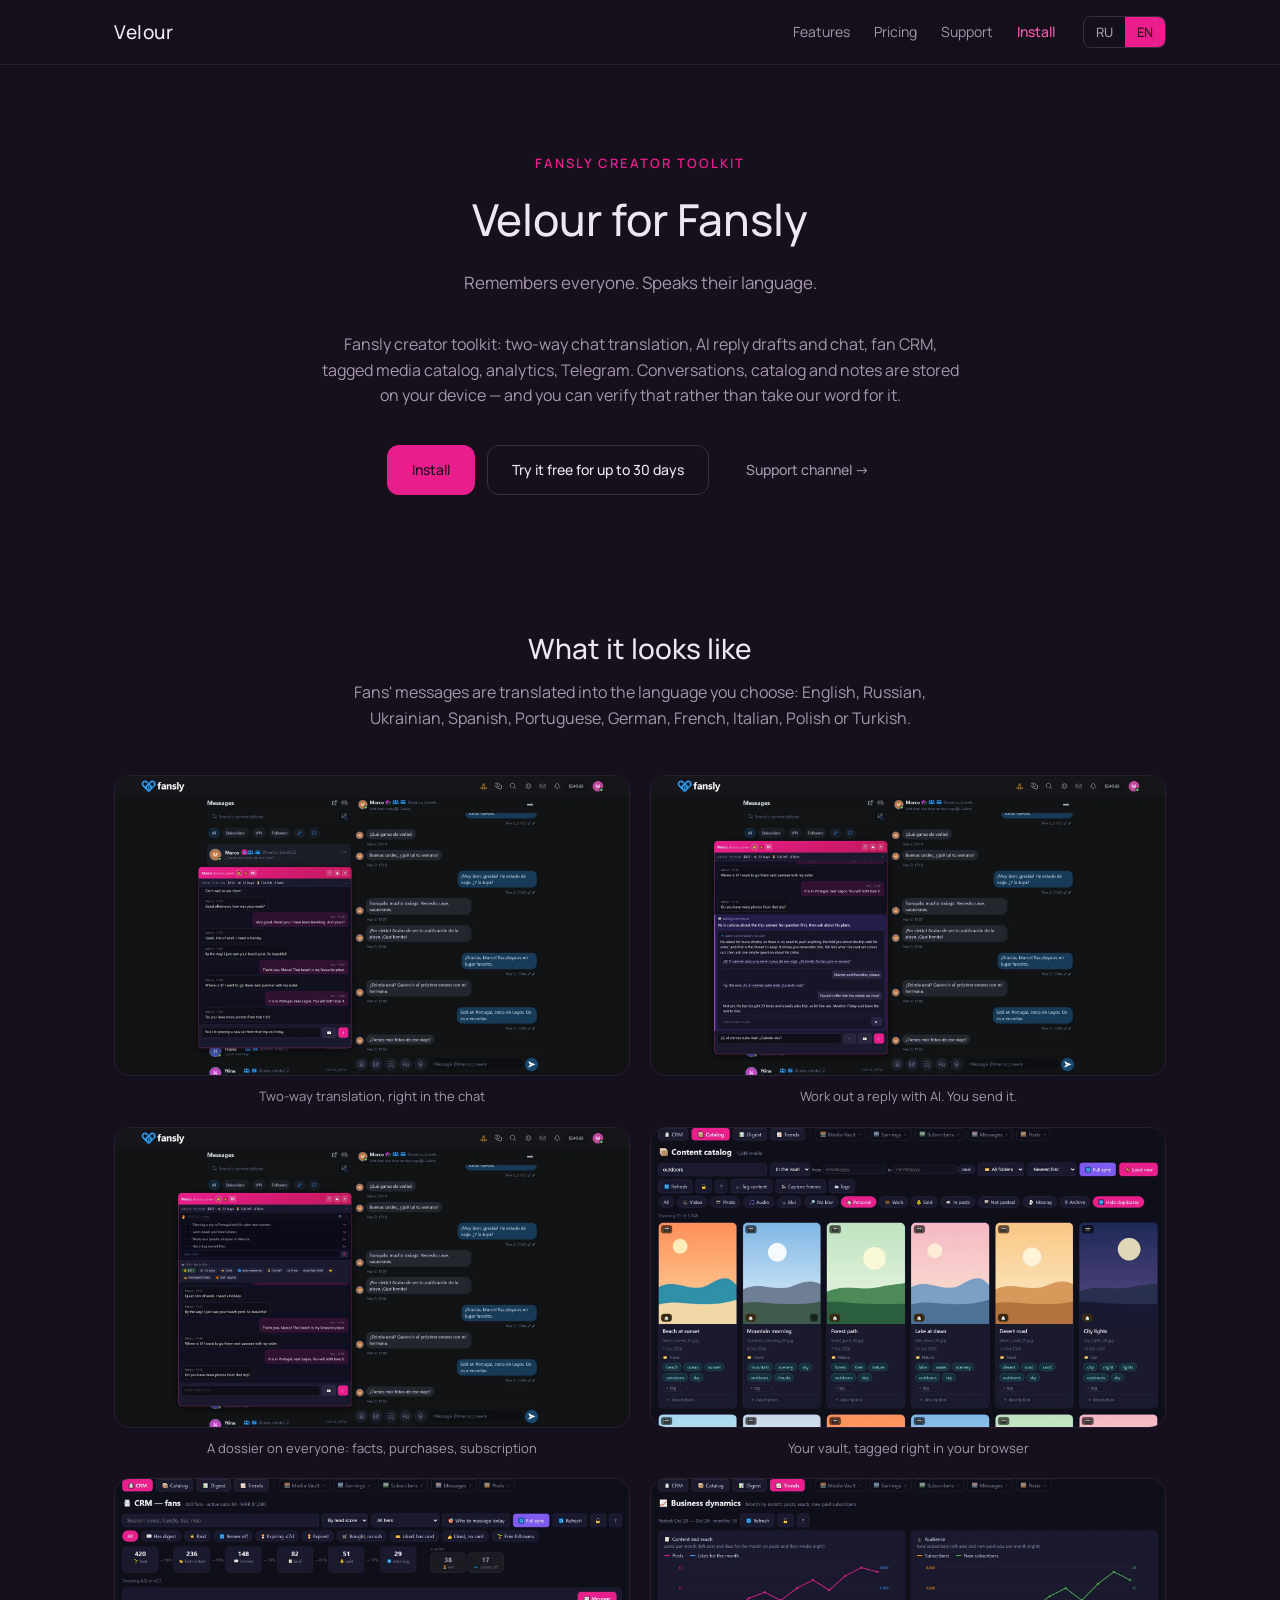
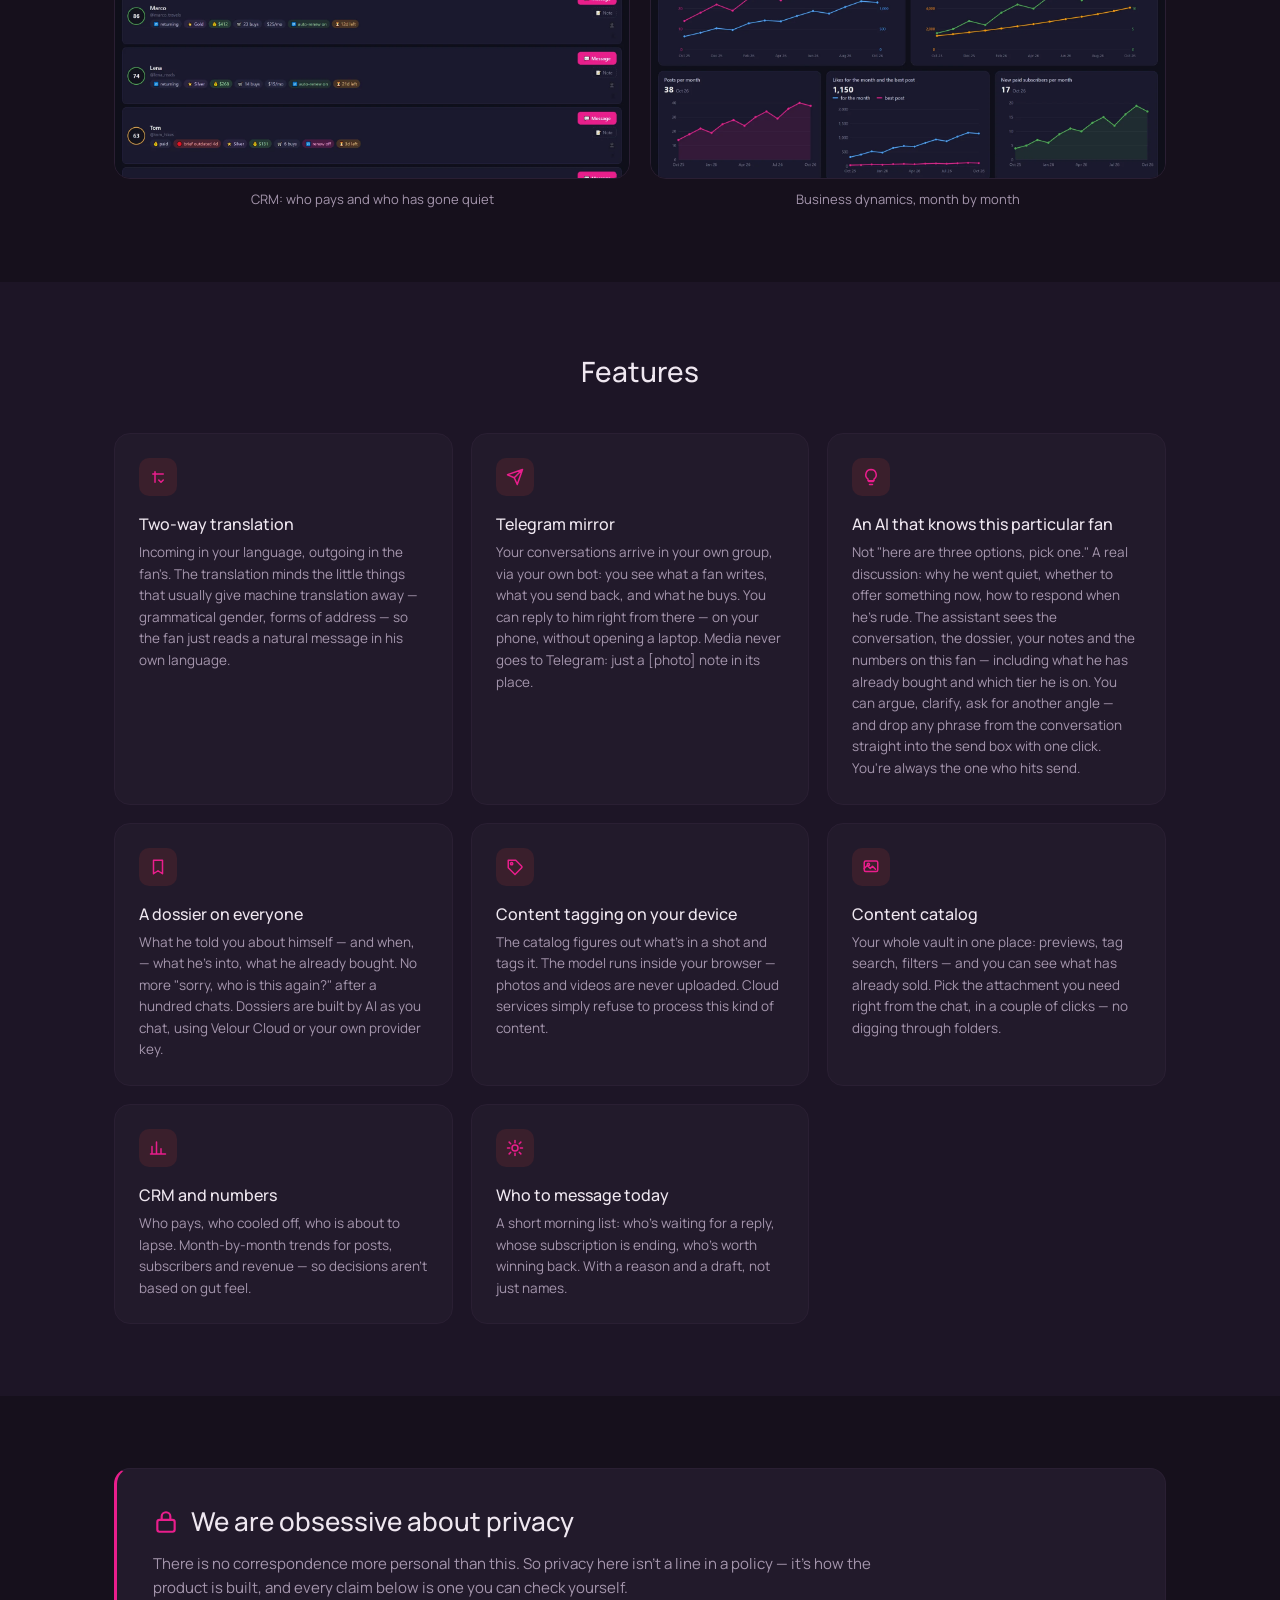
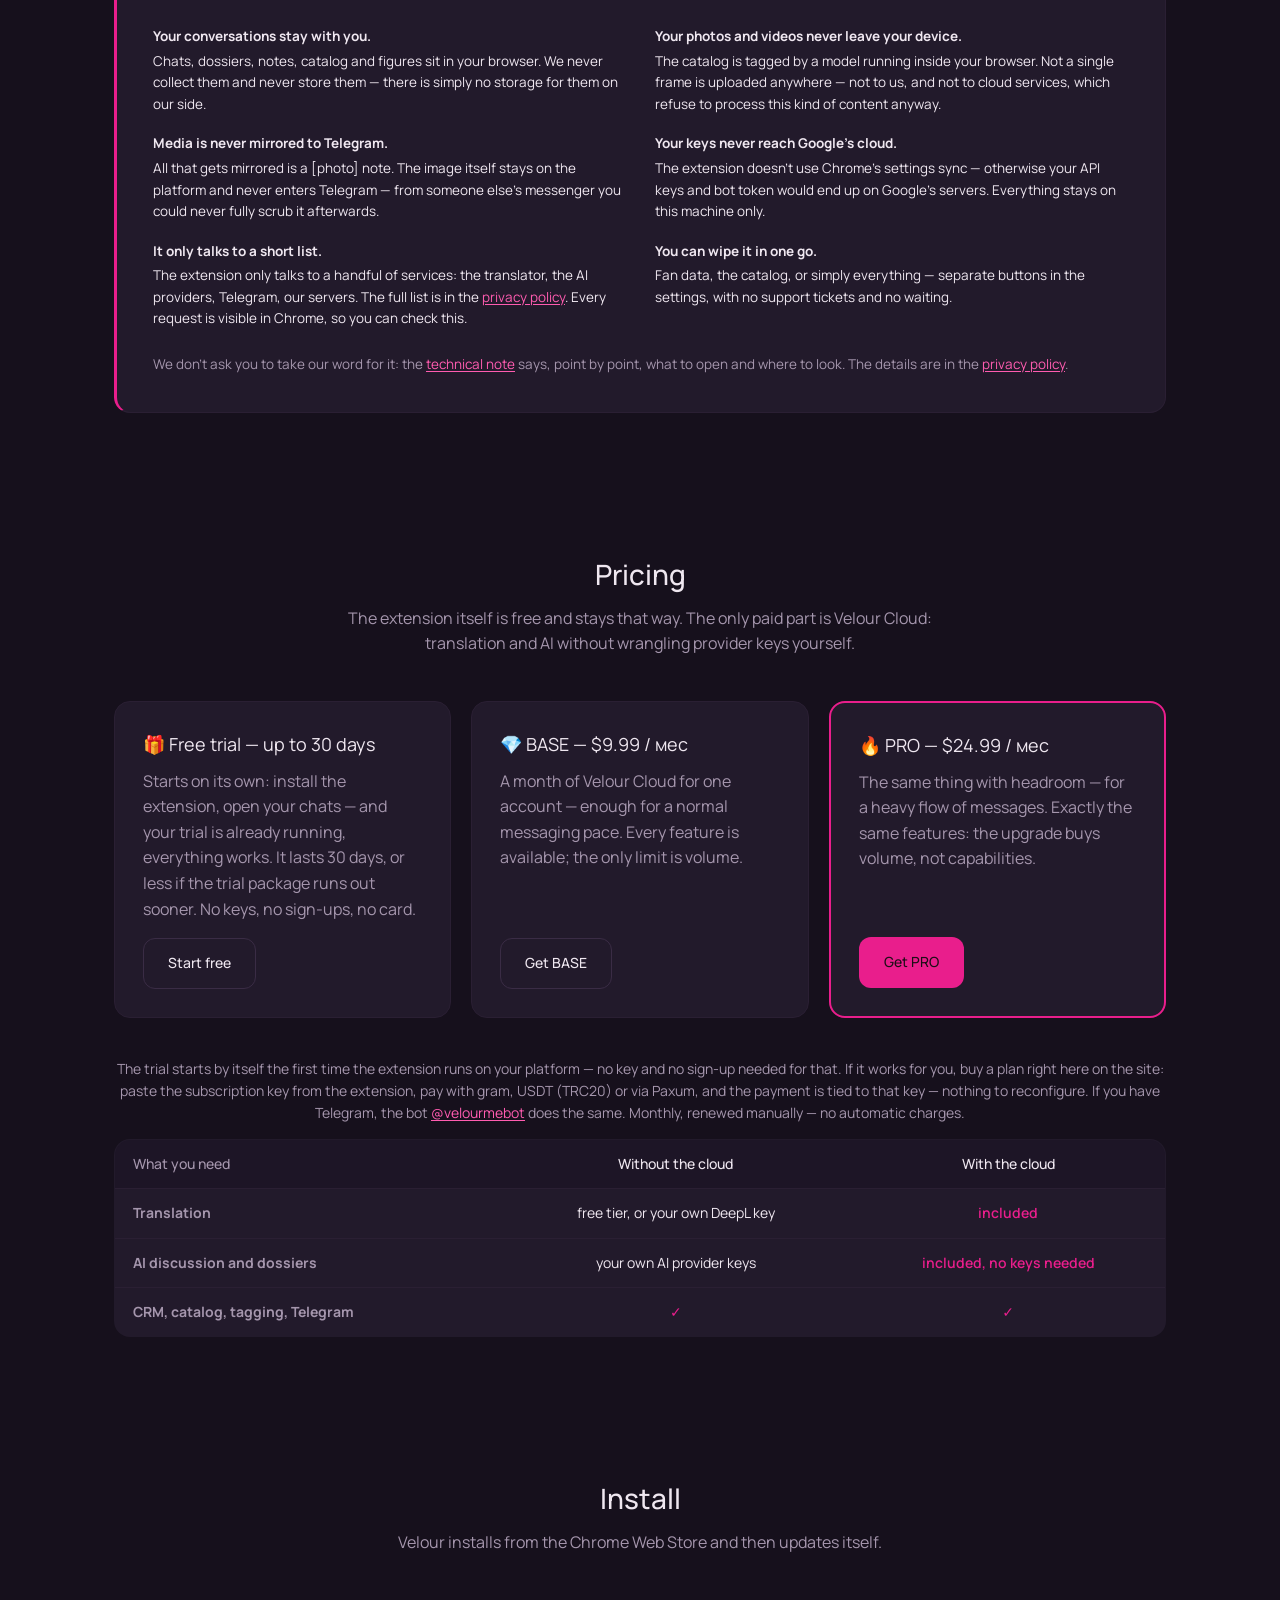
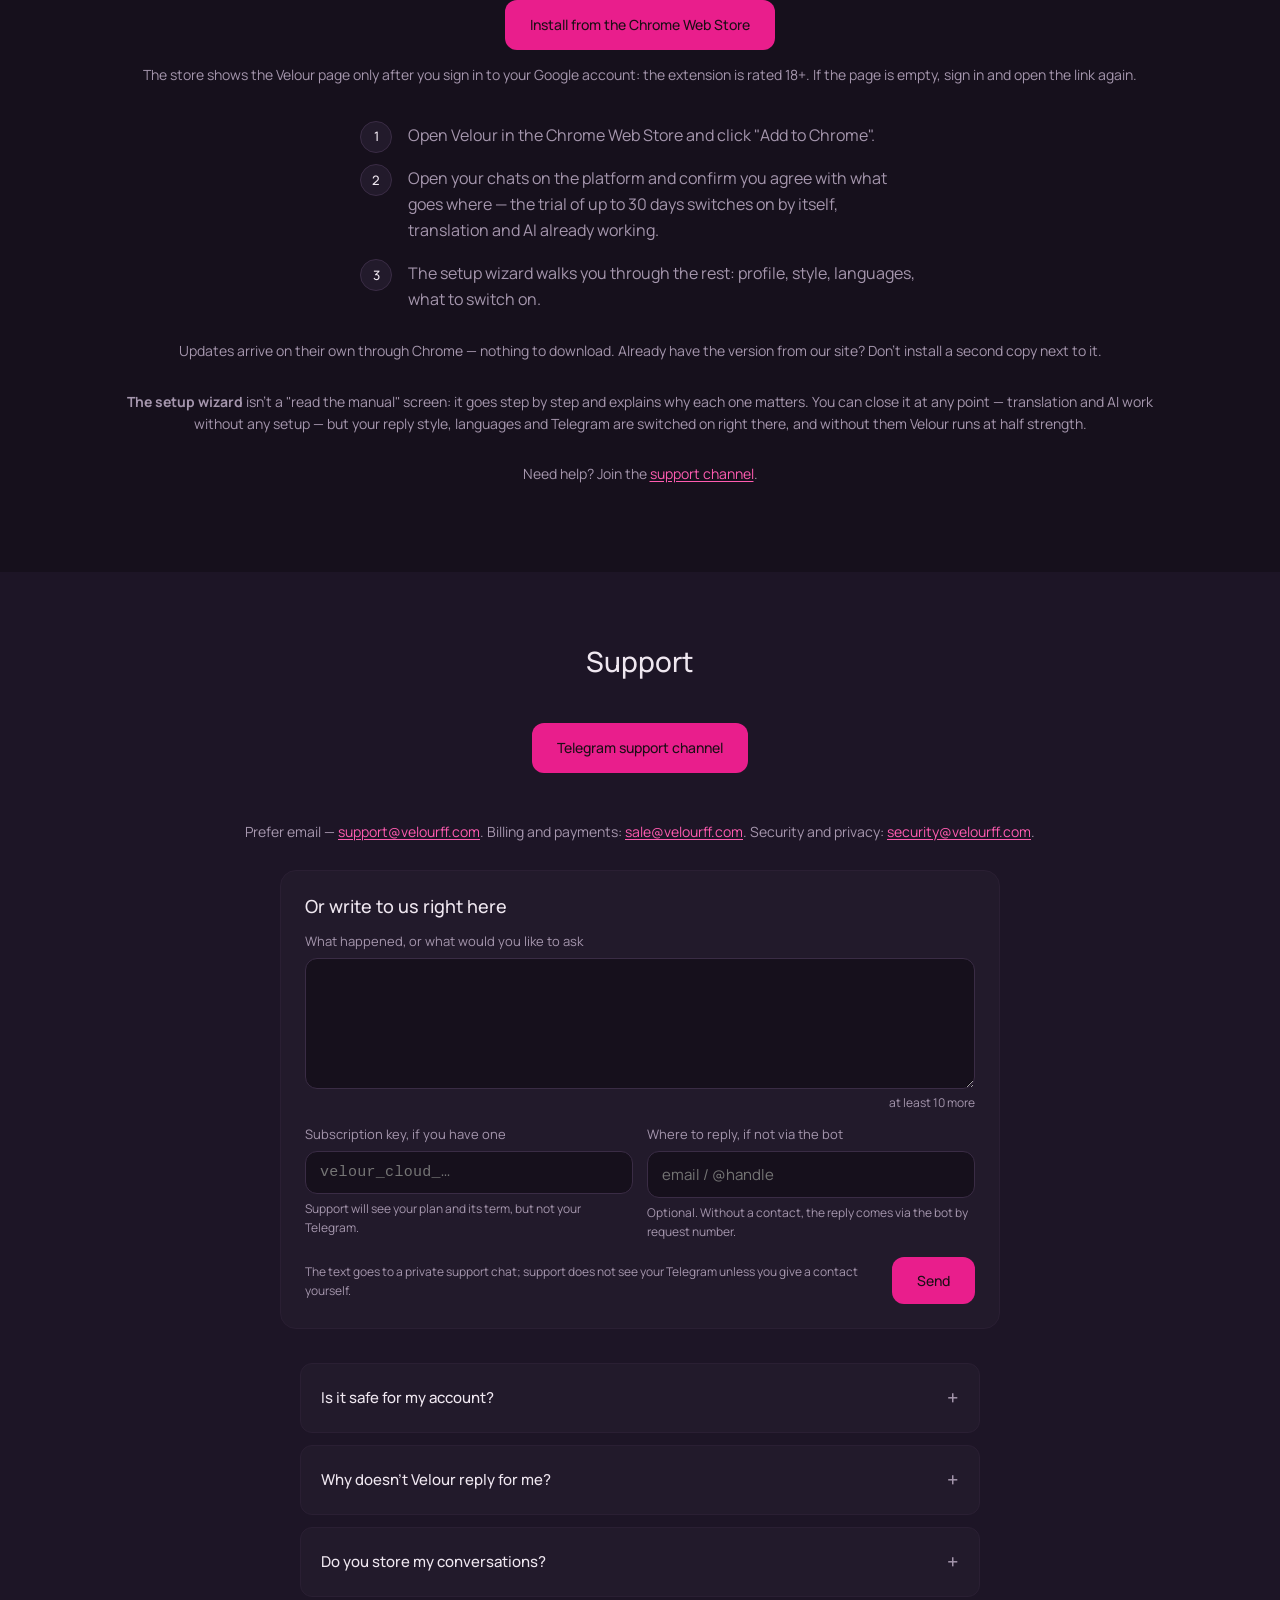
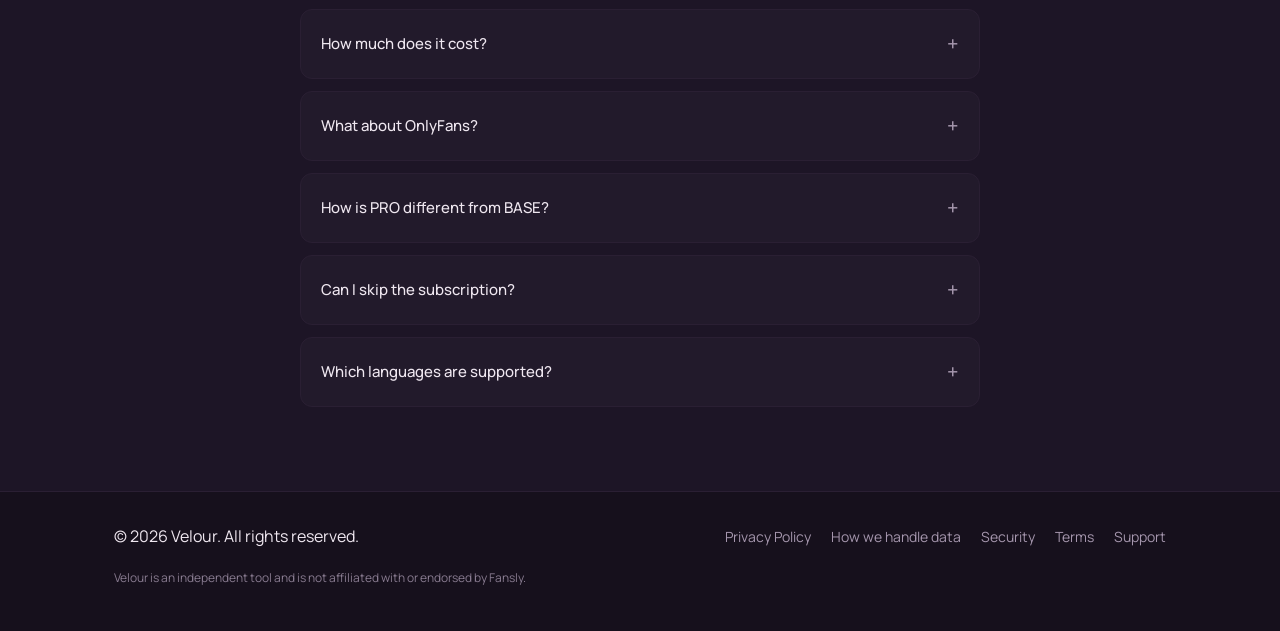
<file: index.html>
<!DOCTYPE html>
<html lang="en"
      data-title-ru="Velour for Fansly — ассистент в общении и переводчик переписки"
      data-title-en="Velour for Fansly — creator toolkit and chat translator"
      data-desc-ru="Ассистент в общении на Fansly: перевод переписки в обе стороны, черновики ответов и чат с ИИ, CRM фанов, каталог с тегами, аналитика, Телеграм."
      data-desc-en="Fansly creator toolkit: two-way chat translation, AI reply drafts and chat, fan CRM, tagged media catalog, analytics, Telegram.">
<head>
<meta charset="UTF-8">
<meta name="viewport" content="width=device-width, initial-scale=1">
<title>Velour for Fansly — creator toolkit and chat translator</title>
<meta name="description" content="Fansly creator toolkit: two-way chat translation, AI reply drafts and chat, fan CRM, tagged media catalog, analytics, Telegram.">
<link rel="canonical" href="https://velourff.com/">
<meta property="og:type" content="website">
<meta property="og:site_name" content="Velour">
<meta property="og:title" content="Velour for Fansly — creator toolkit and chat translator">
<meta property="og:description" content="Fansly creator toolkit: two-way chat translation, AI reply drafts and chat, fan CRM, tagged media catalog, analytics, Telegram.">
<meta property="og:url" content="https://velourff.com/">
<meta property="og:image" content="https://velourff.com/assets/og.png">
<meta property="og:image:width" content="1200">
<meta property="og:image:height" content="630">
<meta property="og:image:alt" content="Velour, Fansly creator toolkit: the Velour panel in English next to a Fansly chat in Spanish">
<meta name="twitter:card" content="summary_large_image">
<script type="application/ld+json">{"@context":"https://schema.org","@type":"WebSite","name":"Velour for Fansly","alternateName":"Velour","url":"https://velourff.com/"}</script>
<link rel="preconnect" href="https://fonts.googleapis.com">
<link rel="preconnect" href="https://fonts.gstatic.com" crossorigin>
<link href="https://fonts.googleapis.com/css2?family=Manrope:wght@400;500;600&display=swap" rel="stylesheet">
<link rel="stylesheet" href="style.css?v=20261104">
<link rel="icon" href="/favicon.ico" sizes="16x16 32x32 48x48">
<link rel="icon" href="/icon-192.png" type="image/png" sizes="192x192">
<link rel="icon" href="/favicon.svg" type="image/svg+xml">
<link rel="apple-touch-icon" href="/apple-touch-icon.png">
</head>
<body>
<a class="skip-link" href="#main">
  <span data-lang="ru">К содержимому</span><span data-lang="en">Skip to content</span>
</a>

<header class="site-header">
  <div class="container">
    <a class="logo" href="#top">Velour</a>
    <div class="header-right">
      <nav class="main-nav" aria-label="Основная навигация">
        <a href="#features"><span data-lang="ru">Возможности</span><span data-lang="en">Features</span></a>
        <a href="#pricing"><span data-lang="ru">Тарифы</span><span data-lang="en">Pricing</span></a>
        <a href="#support"><span data-lang="ru">Поддержка</span><span data-lang="en">Support</span></a>
        <a class="nav-download" href="#install"><span data-lang="ru">Установить</span><span data-lang="en">Install</span></a>
      </nav>
      <div class="lang-switch" role="group" aria-label="Language / Язык">
        <button type="button" data-set-lang="ru" aria-pressed="false">RU</button>
        <button type="button" data-set-lang="en" aria-pressed="false">EN</button>
      </div>
    </div>
  </div>
</header>

<main id="main">

  <section class="hero" id="top">
    <div class="container">
      <div class="kicker">FANSLY CREATOR TOOLKIT</div>
      <h1>Velour for Fansly</h1>
      <p class="lede" data-lang="ru">Помнит каждого. Говорит на его языке.</p>
      <p class="lede" data-lang="en">Remembers everyone. Speaks their language.</p>
      <p data-lang="ru" style="max-width:640px;margin:0 auto 36px">Ассистент в общении на Fansly: перевод переписки в обе стороны, черновики ответов и чат с ИИ, CRM фанов, каталог с тегами, аналитика, Телеграм. Переписка, каталог и заметки хранятся на вашем устройстве — и это можно проверить, а не принять на веру.</p>
      <p data-lang="en" style="max-width:640px;margin:0 auto 36px">Fansly creator toolkit: two-way chat translation, AI reply drafts and chat, fan CRM, tagged media catalog, analytics, Telegram. Conversations, catalog and notes are stored on your device — and you can verify that rather than take our word for it.</p>
      <div class="hero-actions">
        <a class="btn btn-primary" href="#install">
          <span data-lang="ru">Установить</span><span data-lang="en">Install</span>
        </a>
        <a class="btn btn-secondary" href="#install">
          <span data-lang="ru">Попробовать до 30 дней бесплатно</span><span data-lang="en">Try it free for up to 30 days</span>
        </a>
        <a class="btn btn-ghost" href="https://t.me/velourapp">
          <span data-lang="ru">Канал поддержки →</span><span data-lang="en">Support channel →</span>
        </a>
      </div>
    </div>
  </section>

  <section id="demo">
    <div class="container">
      <div class="section-head">
        <h2><span data-lang="ru">Как это выглядит</span><span data-lang="en">What it looks like</span></h2>
        <p data-lang="ru">Снимки на английском. Сообщения фанов переводятся на язык, который вы выберете: английский, русский, украинский, испанский, португальский, немецкий, французский, итальянский, польский или турецкий.</p>
        <p data-lang="en">Fans' messages are translated into the language you choose: English, Russian, Ukrainian, Spanish, Portuguese, German, French, Italian, Polish or Turkish.</p>
      </div>
      <div class="demo-shots">
        <figure>
          <a class="shot-link" href="assets/shots/1-translate.webp" target="_blank" rel="noopener">
            <img src="assets/shots/1-translate.webp" width="1600" height="930" loading="lazy" alt="The chat in Spanish on the right, the Velour panel in English on the left">
          </a>
          <figcaption><span data-lang="ru">Перевод в обе стороны прямо в чате</span><span data-lang="en">Two-way translation, right in the chat</span></figcaption>
        </figure>
        <figure>
          <a class="shot-link" href="assets/shots/2-ai-reply.webp" target="_blank" rel="noopener">
            <img src="assets/shots/2-ai-reply.webp" width="1600" height="930" loading="lazy" alt="A conversation with the AI about the fan, with ready phrases in his language">
          </a>
          <figcaption><span data-lang="ru">Обсудите ответ с ИИ, отправляете вы сами</span><span data-lang="en">Work out a reply with AI. You send it.</span></figcaption>
        </figure>
        <figure>
          <a class="shot-link" href="assets/shots/3-fan-card.webp" target="_blank" rel="noopener">
            <img src="assets/shots/3-fan-card.webp" width="1600" height="930" loading="lazy" alt="The panel with what the fan told about himself and his purchase history">
          </a>
          <figcaption><span data-lang="ru">Досье на каждого: факты, покупки, подписка</span><span data-lang="en">A dossier on everyone: facts, purchases, subscription</span></figcaption>
        </figure>
        <figure>
          <a class="shot-link" href="assets/shots/4-catalog.webp" target="_blank" rel="noopener">
            <img src="assets/shots/4-catalog.webp" width="1600" height="930" loading="lazy" alt="The media catalog with automatic tags and a search by tag">
          </a>
          <figcaption><span data-lang="ru">Каталог с тегами: разметка идёт прямо в браузере</span><span data-lang="en">Your vault, tagged right in your browser</span></figcaption>
        </figure>
        <figure>
          <a class="shot-link" href="assets/shots/5-crm.webp" target="_blank" rel="noopener">
            <img src="assets/shots/5-crm.webp" width="1600" height="930" loading="lazy" alt="The list of fans with score, spending and subscription status">
          </a>
          <figcaption><span data-lang="ru">CRM: кто платит, а кто затих</span><span data-lang="en">CRM: who pays and who has gone quiet</span></figcaption>
        </figure>
        <figure>
          <a class="shot-link" href="assets/shots/6-dynamics.webp" target="_blank" rel="noopener">
            <img src="assets/shots/6-dynamics.webp" width="1600" height="930" loading="lazy" alt="Charts of posts, likes, subscribers and new paid subscribers by month">
          </a>
          <figcaption><span data-lang="ru">Динамика бизнеса по месяцам</span><span data-lang="en">Business dynamics, month by month</span></figcaption>
        </figure>
      </div>
    </div>
  </section>

  <section class="section-alt" id="features">
    <div class="container">
      <div class="section-head">
        <h2><span data-lang="ru">Возможности</span><span data-lang="en">Features</span></h2>
      </div>
      <div class="feature-grid">

        <div class="feature-card">
          <div class="feature-icon" aria-hidden="true">
            <svg width="18" height="18" viewBox="0 0 24 24" fill="none" stroke="#e91e8c" stroke-width="2"><path d="M5 8h14M8 5v14M19 16l-3 3-3-3" stroke-linecap="round" stroke-linejoin="round"/></svg>
          </div>
          <h3><span data-lang="ru">Перевод в обе стороны</span><span data-lang="en">Two-way translation</span></h3>
          <p data-lang="ru">Входящие — на вашем языке, исходящие — на языке фана. Перевод следит за мелочами вроде рода и обращений, которые обычно выдают машинный перевод, — фан просто читает живое сообщение на родном языке.</p>
          <p data-lang="en">Incoming in your language, outgoing in the fan's. The translation minds the little things that usually give machine translation away — grammatical gender, forms of address — so the fan just reads a natural message in his own language.</p>
        </div>

        <div class="feature-card">
          <div class="feature-icon" aria-hidden="true">
            <svg width="18" height="18" viewBox="0 0 24 24" fill="none" stroke="#e91e8c" stroke-width="2"><path d="M22 2 11 13M22 2l-7 20-4-9-9-4 20-7z" stroke-linecap="round" stroke-linejoin="round"/></svg>
          </div>
          <h3><span data-lang="ru">Зеркало в Телеграме</span><span data-lang="en">Telegram mirror</span></h3>
          <p data-lang="ru">Переписка приходит в вашу собственную группу, через вашего бота: видно, что пишет фан, что вы ответили и что он покупает. Оттуда же можно и написать ему — с телефона, не открывая ноутбук. Медиа в Телеграм не уходит: вместо него только пометка вида [фото].</p>
          <p data-lang="en">Your conversations arrive in your own group, via your own bot: you see what a fan writes, what you send back, and what he buys. You can reply to him right from there — on your phone, without opening a laptop. Media never goes to Telegram: just a [photo] note in its place.</p>
        </div>

        <div class="feature-card">
          <div class="feature-icon" aria-hidden="true">
            <svg width="18" height="18" viewBox="0 0 24 24" fill="none" stroke="#e91e8c" stroke-width="2"><path d="M9 18h6M10 22h4M12 2a7 7 0 0 0-4 12.7V17h8v-2.3A7 7 0 0 0 12 2z" stroke-linecap="round" stroke-linejoin="round"/></svg>
          </div>
          <h3><span data-lang="ru">Разговор с ИИ, который знает этого фана</span><span data-lang="en">An AI that knows this particular fan</span></h3>
          <p data-lang="ru">Не «вот три варианта, выбирайте». Полноценное обсуждение: почему он затих, стоит ли предлагать сейчас, как ответить на грубость. Ассистент видит переписку, досье, заметки и цифры по этому фану — включая то, что он уже покупал и на каком тарифе сидит. Можно спорить, уточнять, просить иначе — и любую фразу из разговора одним кликом вставить в поле отправки. Отправляете всегда вы.</p>
          <p data-lang="en">Not "here are three options, pick one." A real discussion: why he went quiet, whether to offer something now, how to respond when he's rude. The assistant sees the conversation, the dossier, your notes and the numbers on this fan — including what he has already bought and which tier he is on. You can argue, clarify, ask for another angle — and drop any phrase from the conversation straight into the send box with one click. You're always the one who hits send.</p>
        </div>

        <div class="feature-card">
          <div class="feature-icon" aria-hidden="true">
            <svg width="18" height="18" viewBox="0 0 24 24" fill="none" stroke="#e91e8c" stroke-width="2"><path d="M6 3h12v18l-6-4-6 4V3z" stroke-linecap="round" stroke-linejoin="round"/></svg>
          </div>
          <h3><span data-lang="ru">Досье на каждого</span><span data-lang="en">A dossier on everyone</span></h3>
          <p data-lang="ru">Что он рассказал о себе — и когда именно, — чем живёт, что уже покупал. Никаких «прости, а кто это?» после сотни диалогов. Досье по ходу переписки собирает ИИ — через облако Velour или ваш собственный ключ провайдера.</p>
          <p data-lang="en">What he told you about himself — and when, — what he's into, what he already bought. No more "sorry, who is this again?" after a hundred chats. Dossiers are built by AI as you chat, using Velour Cloud or your own provider key.</p>
        </div>

        <div class="feature-card">
          <div class="feature-icon" aria-hidden="true">
            <svg width="18" height="18" viewBox="0 0 24 24" fill="none" stroke="#e91e8c" stroke-width="2"><path d="M20.6 13.4 12 22l-9-9V3h10l7.6 7.6a2 2 0 0 1 0 2.8z" stroke-linecap="round" stroke-linejoin="round"/><circle cx="7.5" cy="7.5" r="1.5"/></svg>
          </div>
          <h3><span data-lang="ru">Автотеги на вашем устройстве</span><span data-lang="en">Content tagging on your device</span></h3>
          <p data-lang="ru">Каталог сам понимает, что на снимке, и проставляет теги. Модель работает у вас в браузере — фото и видео никуда не отправляются. Облачные сервисы такое просто отказываются обрабатывать.</p>
          <p data-lang="en">The catalog figures out what's in a shot and tags it. The model runs inside your browser — photos and videos are never uploaded. Cloud services simply refuse to process this kind of content.</p>
        </div>

        <div class="feature-card">
          <div class="feature-icon" aria-hidden="true">
            <svg width="18" height="18" viewBox="0 0 24 24" fill="none" stroke="#e91e8c" stroke-width="2"><rect x="3" y="4" width="18" height="14" rx="2"/><path d="m3 14 4-4 4 4 3-3 4 4" stroke-linecap="round" stroke-linejoin="round"/><circle cx="8.5" cy="8.5" r="1.5"/></svg>
          </div>
          <h3><span data-lang="ru">Каталог контента</span><span data-lang="en">Content catalog</span></h3>
          <p data-lang="ru">Весь ваш vault в одном месте: превью, поиск по тегам, фильтры — и видно, что уже продавалось. Нужное вложение выбираете прямо из чата, в пару кликов — без раскопок по папкам.</p>
          <p data-lang="en">Your whole vault in one place: previews, tag search, filters — and you can see what has already sold. Pick the attachment you need right from the chat, in a couple of clicks — no digging through folders.</p>
        </div>

        <div class="feature-card">
          <div class="feature-icon" aria-hidden="true">
            <svg width="18" height="18" viewBox="0 0 24 24" fill="none" stroke="#e91e8c" stroke-width="2"><path d="M4 20V10M10 20V4M16 20v-7M22 20H2" stroke-linecap="round"/></svg>
          </div>
          <h3><span data-lang="ru">CRM и цифры</span><span data-lang="en">CRM and numbers</span></h3>
          <p data-lang="ru">Кто платит, кто остыл, кто вот-вот отпишется. Помесячная картина по постам, подписчикам и выручке — чтобы решать по цифрам, а не на глазок.</p>
          <p data-lang="en">Who pays, who cooled off, who is about to lapse. Month-by-month trends for posts, subscribers and revenue — so decisions aren't based on gut feel.</p>
        </div>

        <div class="feature-card">
          <div class="feature-icon" aria-hidden="true">
            <svg width="18" height="18" viewBox="0 0 24 24" fill="none" stroke="#e91e8c" stroke-width="2"><circle cx="12" cy="12" r="4"/><path d="M12 2v3M12 19v3M4.2 4.2l2.1 2.1M17.7 17.7l2.1 2.1M2 12h3M19 12h3M4.2 19.8l2.1-2.1M17.7 6.3l2.1-2.1" stroke-linecap="round"/></svg>
          </div>
          <h3><span data-lang="ru">Кому написать сегодня</span><span data-lang="en">Who to message today</span></h3>
          <p data-lang="ru">С утра — короткий список: кто ждёт ответа, у кого заканчивается подписка, кого стоит вернуть. С поводом и черновиком, а не просто списком имён.</p>
          <p data-lang="en">A short morning list: who's waiting for a reply, whose subscription is ending, who's worth winning back. With a reason and a draft, not just names.</p>
        </div>

      </div>
    </div>
  </section>

  <!-- Приватность отдельным блоком, а не карточкой в ряду: для этой аудитории это не «ещё одна фича»,
       а условие, при котором инструмент вообще пускают к переписке. -->
  <section id="privacy-pledge">
    <div class="container">
      <div class="pledge">
        <div class="pledge-head">
          <svg width="26" height="26" viewBox="0 0 24 24" fill="none" stroke="#e91e8c" stroke-width="2" aria-hidden="true"><rect x="4" y="10" width="16" height="11" rx="2"/><path d="M8 10V7a4 4 0 0 1 8 0v3" stroke-linecap="round"/></svg>
          <h2><span data-lang="ru">Мы помешаны на приватности</span><span data-lang="en">We are obsessive about privacy</span></h2>
        </div>
        <p class="pledge-lede" data-lang="ru">Личнее этой переписки не бывает. Поэтому приватность у нас не строчка в политике, а способ, которым всё устроено внутри — и каждый пункт ниже можно проверить самостоятельно.</p>
        <p class="pledge-lede" data-lang="en">There is no correspondence more personal than this. So privacy here isn't a line in a policy — it's how the product is built, and every claim below is one you can check yourself.</p>

        <ul class="pledge-list">
          <li>
            <strong data-lang="ru">Переписка живёт у вас.</strong><strong data-lang="en">Your conversations stay with you.</strong>
            <span data-lang="ru">Диалоги, досье, заметки, каталог и цифры лежат в вашем браузере. Мы их не собираем и не храним — на нашей стороне под них просто нет хранилища.</span>
            <span data-lang="en">Chats, dossiers, notes, catalog and figures sit in your browser. We never collect them and never store them — there is simply no storage for them on our side.</span>
          </li>
          <li>
            <strong data-lang="ru">Ваши фото и видео никуда не уходят.</strong><strong data-lang="en">Your photos and videos never leave your device.</strong>
            <span data-lang="ru">Каталог размечает модель, работающая внутри браузера. Ни один кадр не загружается на сервер — ни к нам, ни в облачные сервисы, которые такой контент всё равно отказываются обрабатывать.</span>
            <span data-lang="en">The catalog is tagged by a model running inside your browser. Not a single frame is uploaded anywhere — not to us, and not to cloud services, which refuse to process this kind of content anyway.</span>
          </li>
          <li>
            <strong data-lang="ru">В Телеграм медиа не пересылается.</strong><strong data-lang="en">Media is never mirrored to Telegram.</strong>
            <span data-lang="ru">В зеркало уходит только пометка вида [фото]. Сама картинка остаётся на площадке и в Телеграм не попадает — из чужого мессенджера её потом было бы уже не вычистить.</span>
            <span data-lang="en">All that gets mirrored is a [photo] note. The image itself stays on the platform and never enters Telegram — from someone else's messenger you could never fully scrub it afterwards.</span>
          </li>
          <li>
            <strong data-lang="ru">Ключи не уезжают в облако Google.</strong><strong data-lang="en">Your keys never reach Google's cloud.</strong>
            <span data-lang="ru">Расширение не пользуется синхронизацией настроек Chrome — иначе ваши API-ключи и токен бота оказались бы на серверах Google. Всё хранится только на этом компьютере.</span>
            <span data-lang="en">The extension doesn't use Chrome's settings sync — otherwise your API keys and bot token would end up on Google's servers. Everything stays on this machine only.</span>
          </li>
          <li>
            <strong data-lang="ru">Наружу — только по короткому списку.</strong><strong data-lang="en">It only talks to a short list.</strong>
            <span data-lang="ru">Расширение обращается лишь к нескольким сервисам: переводчик, ИИ-провайдеры, Телеграм, наши серверы. Весь список — в <a href="privacy-full.html">политике конфиденциальности</a>. Каждый запрос виден в Chrome, это можно проверить.</span>
            <span data-lang="en">The extension only talks to a handful of services: the translator, the AI providers, Telegram, our servers. The full list is in the <a href="privacy-full.html">privacy policy</a>. Every request is visible in Chrome, so you can check this.</span>
          </li>
          <li>
            <strong data-lang="ru">Стереть можно в один заход.</strong><strong data-lang="en">You can wipe it in one go.</strong>
            <span data-lang="ru">Данные фанов, каталог или вообще всё — отдельными кнопками в настройках, без переписки с поддержкой и без ожидания.</span>
            <span data-lang="en">Fan data, the catalog, or simply everything — separate buttons in the settings, with no support tickets and no waiting.</span>
          </li>
        </ul>

        <p class="pledge-foot" data-lang="ru">Не просим верить на слово: в <a href="whitepaper.html">технической записке</a> под каждым пунктом написано, что открыть и куда посмотреть. Подробности — в <a href="privacy-full.html">политике конфиденциальности</a>.</p>
        <p class="pledge-foot" data-lang="en">We don't ask you to take our word for it: the <a href="whitepaper.html">technical note</a> says, point by point, what to open and where to look. The details are in the <a href="privacy-full.html">privacy policy</a>.</p>
      </div>
    </div>
  </section>

  <section id="pricing">
    <div class="container">
      <div class="section-head">
        <h2><span data-lang="ru">Тарифы</span><span data-lang="en">Pricing</span></h2>
        <p data-lang="ru">Само расширение бесплатное, и таким останется. Платное — только облако Velour: перевод и ИИ без возни с ключами провайдеров.</p>
        <p data-lang="en">The extension itself is free and stays that way. The only paid part is Velour Cloud: translation and AI without wrangling provider keys yourself.</p>
      </div>

      <div class="edition-grid">
        <div class="edition-card">
          <div class="edition-name">🎁 <span data-lang="ru">Бесплатный пробный период — до 30 дней</span><span data-lang="en">Free trial — up to 30 days</span></div>
          <p data-lang="ru">Включается сам: поставьте расширение, откройте свои чаты — и пробный период уже идёт, всё работает. Длится 30 дней или меньше, если пробный пакет закончится раньше. Без ключей, без регистраций, без карты.</p>
          <p data-lang="en">Starts on its own: install the extension, open your chats — and your trial is already running, everything works. It lasts 30 days, or less if the trial package runs out sooner. No keys, no sign-ups, no card.</p>
          <div class="edition-actions">
            <a class="btn btn-secondary" href="#install">
              <span data-lang="ru">Начать бесплатно</span><span data-lang="en">Start free</span>
            </a>
          </div>
        </div>

        <div class="edition-card">
          <div class="edition-name">💎 BASE — $9.99 / мес</div>
          <p data-lang="ru">Облако на месяц для одного аккаунта — хватает на обычный ритм переписки. Все функции доступны, тариф ограничивает только объём.</p>
          <p data-lang="en">A month of Velour Cloud for one account — enough for a normal messaging pace. Every feature is available; the only limit is volume.</p>
          <div class="edition-actions">
            <a class="btn btn-secondary" href="buy.html?tier=base">
              <span data-lang="ru">Купить BASE</span><span data-lang="en">Get BASE</span>
            </a>
          </div>
        </div>

        <div class="edition-card is-featured">
          <div class="edition-name">🔥 PRO — $24.99 / мес</div>
          <p data-lang="ru">То же самое, но с запасом — для плотного потока переписки. Функции ровно те же: апгрейд покупает объём, а не возможности.</p>
          <p data-lang="en">The same thing with headroom — for a heavy flow of messages. Exactly the same features: the upgrade buys volume, not capabilities.</p>
          <div class="edition-actions">
            <a class="btn btn-primary" href="buy.html?tier=pro">
              <span data-lang="ru">Купить PRO</span><span data-lang="en">Get PRO</span>
            </a>
          </div>
        </div>
      </div>

      <p class="install-help">
        <span data-lang="ru">Пробный период начинается сам, как только расширение впервые заработает на площадке — ни ключа, ни регистрации для этого не нужно. Понравилось — покупаете тариф прямо здесь, на сайте: вставляете ключ подписки из расширения, платите gram, USDT (TRC20) или через Paxum, и оплата привязывается к этому ключу — перенастраивать ничего не придётся. Есть Телеграм — то же самое умеет бот <a href="https://t.me/velourmebot">@velourmebot</a>. Подписка помесячная, продлевается вручную — автосписаний нет.</span>
        <span data-lang="en">The trial starts by itself the first time the extension runs on your platform — no key and no sign-up needed for that. If it works for you, buy a plan right here on the site: paste the subscription key from the extension, pay with gram, USDT (TRC20) or via Paxum, and the payment is tied to that key — nothing to reconfigure. If you have Telegram, the bot <a href="https://t.me/velourmebot">@velourmebot</a> does the same. Monthly, renewed manually — no automatic charges.</span>
      </p>

      <table class="compare-table">
        <thead>
          <tr>
            <th scope="col"><span data-lang="ru">Что нужно</span><span data-lang="en">What you need</span></th>
            <th scope="col"><span data-lang="ru">Без облака</span><span data-lang="en">Without the cloud</span></th>
            <th scope="col"><span data-lang="ru">С облаком</span><span data-lang="en">With the cloud</span></th>
          </tr>
        </thead>
        <tbody>
          <tr>
            <th scope="row"><span data-lang="ru">Перевод</span><span data-lang="en">Translation</span></th>
            <td><span data-lang="ru">бесплатный, или свой ключ DeepL</span><span data-lang="en">free tier, or your own DeepL key</span></td>
            <td class="yes"><span data-lang="ru">включён</span><span data-lang="en">included</span></td>
          </tr>
          <tr>
            <th scope="row"><span data-lang="ru">Разговор с ИИ и досье</span><span data-lang="en">AI discussion and dossiers</span></th>
            <td><span data-lang="ru">свои ключи ИИ-провайдеров</span><span data-lang="en">your own AI provider keys</span></td>
            <td class="yes"><span data-lang="ru">включены, ключи не нужны</span><span data-lang="en">included, no keys needed</span></td>
          </tr>
          <tr>
            <th scope="row"><span data-lang="ru">CRM, каталог, автотеги, Телеграм</span><span data-lang="en">CRM, catalog, tagging, Telegram</span></th>
            <td class="yes">✓</td>
            <td class="yes">✓</td>
          </tr>
        </tbody>
      </table>
    </div>
  </section>

  <section id="install">
    <div class="container">
      <div class="section-head">
        <h2><span data-lang="ru">Установка</span><span data-lang="en">Install</span></h2>
        <p data-lang="ru">Velour ставится из Chrome Web Store и дальше обновляется сам.</p>
        <p data-lang="en">Velour installs from the Chrome Web Store and then updates itself.</p>
      </div>

      <div class="install-cta">
        <a class="btn btn-primary" href="https://chromewebstore.google.com/detail/gcjeaeeijdigklihgbaoanhimchiajji">
          <span data-lang="ru">Установить из Chrome Web Store</span><span data-lang="en">Install from the Chrome Web Store</span>
        </a>
        <p class="install-help" style="margin-top:14px">
          <span data-lang="ru">Магазин показывает страницу Velour только после входа в аккаунт Google: у расширения отметка 18+. Если страница пустая, войдите и откройте ссылку снова.</span>
          <span data-lang="en">The store shows the Velour page only after you sign in to your Google account: the extension is rated 18+. If the page is empty, sign in and open the link again.</span>
        </p>
      </div>

      <ol class="install-steps" data-lang="ru">
        <li>Откройте Velour в Chrome Web Store и нажмите «Установить».</li>
        <li>Откройте свои чаты на площадке и подтвердите, что согласны с тем, что и куда уходит, — пробный период до 30 дней включится сам, а перевод и ИИ уже работают.</li>
        <li>Мастер настройки проведёт по шагам: профиль, стиль, языки, что включить.</li>
      </ol>
      <ol class="install-steps" data-lang="en">
        <li>Open Velour in the Chrome Web Store and click "Add to Chrome".</li>
        <li>Open your chats on the platform and confirm you agree with what goes where — the trial of up to 30 days switches on by itself, translation and AI already working.</li>
        <li>The setup wizard walks you through the rest: profile, style, languages, what to switch on.</li>
      </ol>

      <p class="install-help">
        <span data-lang="ru">Обновления приходят сами, через Chrome, — ничего скачивать не нужно. Уже стоит версия с сайта? Вторую копию рядом не ставьте.</span>
        <span data-lang="en">Updates arrive on their own through Chrome — nothing to download. Already have the version from our site? Don't install a second copy next to it.</span>
      </p>

      <p class="install-help">
        <span data-lang="ru"><strong>Мастер настройки</strong> — это не «прочитайте инструкцию»: он ведёт по шагам и на каждом объясняет, зачем это. Закрыть его можно в любой момент — перевод и ИИ работают и без настройки, — но ваш стиль ответов, языки и Телеграм включаются именно в нём, а без них Velour раскрывается вполсилы.</span>
        <span data-lang="en"><strong>The setup wizard</strong> isn't a "read the manual" screen: it goes step by step and explains why each one matters. You can close it at any point — translation and AI work without any setup — but your reply style, languages and Telegram are switched on right there, and without them Velour runs at half strength.</span>
      </p>

      <p class="install-help">
        <span data-lang="ru">Нужна помощь? Заходите в <a href="https://t.me/velourapp">канал поддержки</a>.</span>
        <span data-lang="en">Need help? Join the <a href="https://t.me/velourapp">support channel</a>.</span>
      </p>
    </div>
  </section>

  <section class="section-alt" id="support">
    <div class="container">
      <div class="section-head">
        <h2><span data-lang="ru">Поддержка</span><span data-lang="en">Support</span></h2>
      </div>

      <div class="support-cta">
        <a class="btn btn-primary" href="https://t.me/velourapp">
          <span data-lang="ru">Канал поддержки в Телеграме</span><span data-lang="en">Telegram support channel</span>
        </a>
      </div>

      <p class="install-help">
        <span data-lang="ru">Предпочитаете почту — <a href="mailto:support@velourff.com">support@velourff.com</a>. По оплате и счетам: <a href="mailto:sale@velourff.com">sale@velourff.com</a>. По безопасности и приватности: <a href="mailto:security@velourff.com">security@velourff.com</a>.</span>
        <span data-lang="en">Prefer email — <a href="mailto:support@velourff.com">support@velourff.com</a>. Billing and payments: <a href="mailto:sale@velourff.com">sale@velourff.com</a>. Security and privacy: <a href="mailto:security@velourff.com">security@velourff.com</a>.</span>
      </p>

      <!-- Форма обращения (todo п.61). Уходит в POST /v1/support без авторизации; ключ и контакт — по желанию. -->
      <div class="sup">
        <form id="support-form" class="sup-form" autocomplete="off" novalidate>
          <h3><span data-lang="ru">Или напишите прямо отсюда</span><span data-lang="en">Or write to us right here</span></h3>

          <label class="buy-label" for="sup-msg"><span data-lang="ru">Что случилось или что хотите спросить</span><span data-lang="en">What happened, or what would you like to ask</span></label>
          <textarea id="sup-msg" class="buy-input sup-msg" rows="5" required></textarea>
          <div class="sup-count" id="sup-count" aria-live="polite"></div>

          <div class="sup-grid">
            <div>
              <label class="buy-label" for="sup-key"><span data-lang="ru">Ключ подписки, если есть</span><span data-lang="en">Subscription key, if you have one</span></label>
              <input id="sup-key" class="buy-input mono" type="text" spellcheck="false" autocapitalize="off" placeholder="velour_cloud_…">
              <div class="sup-hint"><span data-lang="ru">Поддержка увидит тариф и срок, но не ваш Телеграм.</span><span data-lang="en">Support will see your plan and its term, but not your Telegram.</span></div>
            </div>
            <div>
              <label class="buy-label" for="sup-contact"><span data-lang="ru">Куда ответить, если не в бота</span><span data-lang="en">Where to reply, if not via the bot</span></label>
              <input id="sup-contact" class="buy-input" type="text" spellcheck="false" placeholder="email / @handle">
              <div class="sup-hint"><span data-lang="ru">Необязательно. Без контакта ответ придёт в бота по номеру обращения.</span><span data-lang="en">Optional. Without a contact, the reply comes via the bot by request number.</span></div>
            </div>
          </div>

          <div class="sup-hp" aria-hidden="true"><label for="sup-hp">Website</label><input id="sup-hp" name="hp" type="text" tabindex="-1" autocomplete="off"></div>

          <div class="buy-nav sup-nav">
            <p class="sup-privacy">
              <span data-lang="ru">Текст обращения уходит в закрытый чат поддержки; ваш Телеграм поддержка не видит, если вы не укажете контакт сами.</span>
              <span data-lang="en">The text goes to a private support chat; support does not see your Telegram unless you give a contact yourself.</span>
            </p>
            <button type="submit" class="btn btn-primary" id="sup-send" disabled><span data-lang="ru">Отправить</span><span data-lang="en">Send</span></button>
          </div>
          <p class="buy-error" id="sup-error" role="alert" hidden></p>
        </form>
        <div id="support-done" class="sup-done" hidden></div>
      </div>

      <div class="faq">

        <details>
          <summary><span data-lang="ru">Это безопасно для аккаунта?</span><span data-lang="en">Is it safe for my account?</span></summary>
          <p data-lang="ru">Velour помогает вам, а не действует за вас: каждый ответ отправляете вы сами, автоматической отправки в расширении нет. Оно работает только в вашем браузере, на сайте Fansly, куда вы вошли сами: читает переписку, а по вашей команде переводит ответ на язык фана и отправляет его. Ответ пишете вы сами или берёте черновик ИИ и до отправки можете исправить его как угодно. Чтобы собирать данные, расширение может само открывать страницы вашего аккаунта: уведомления по умолчанию, а если вы включите интеграцию с Телеграмом или автообновление каталога, ещё сообщения, хранилище медиа, посты, подписчиков и кошелёк. Фанам ничего не уходит без вашей команды. Пароль и вход в аккаунт расширению не нужны.</p>
          <p data-lang="en">Velour helps you, it doesn't act for you: you send every reply yourself, there is no automatic sending in the extension. It runs only in your browser, on the Fansly site you signed in to yourself: it reads the conversation and, on your command, translates your reply into the fan's language and sends it. You write the reply yourself or take an AI draft, and you can change it any way you like before it goes out. To gather data, the extension can open pages of your account on its own: notifications by default, and if you turn on the Telegram integration or catalog auto-update, also messages, the media vault, posts, subscribers and the wallet. Nothing goes to fans without your command. The extension needs no password and never signs in to your account.</p>
        </details>

        <details>
          <summary><span data-lang="ru">Почему Velour не отвечает за меня?</span><span data-lang="en">Why doesn't Velour reply for me?</span></summary>
          <p data-lang="ru">Автоответчик просят чаще всего, и мы его сознательно не делаем. Площадки запрещают ботов, которые пишут от имени криейтора, и за это блокируют аккаунты. Поэтому Velour берёт на себя подготовку: перевод и черновик ответа в вашем стиле. Черновик вы проверяете сами: отправляете как есть, правите или обсуждаете в ИИ-чате Velour. Фану текст уходит только по вашей команде. Аккаунт ваш, и последнее слово тоже ваше.</p>
          <p data-lang="en">An auto-replier is the first thing people ask for, and we don't build one. Platforms ban bots that pose as the creator, and accounts get lost over it. So Velour does the preparation: translation and a draft reply in your voice. You check the draft yourself: send it as is, edit it, or talk it through in Velour's AI chat. Text goes to a fan only on your command. The account is yours, and so is the last word.</p>
        </details>

        <details>
          <summary><span data-lang="ru">Вы храните мои переписки?</span><span data-lang="en">Do you store my conversations?</span></summary>
          <p data-lang="ru">Нет. Переписки, досье, каталог и заметки лежат в вашем браузере и к нам не отправляются. Наружу текст идёт только транзитом — переводчику и, если пользуетесь подсказками, ИИ-провайдеру: запрос ушёл, результат вернулся. Облако Velour передаёт запрос дальше и содержимого не сохраняет — для оплаты учитывается только объём. Подробно и с проверкой — в <a href="whitepaper.html">технической записке</a>.</p>
          <p data-lang="en">No. Conversations, dossiers, catalog and notes live in your browser and are never uploaded to us. Text only ever leaves in transit — to the translator and, if you use suggestions, to an AI provider: the request goes out, the result comes back. Velour Cloud forwards the request and stores none of the content — billing is based on volume alone. The details, and how to check them, are in the <a href="whitepaper.html">technical note</a>.</p>
        </details>

        <details>
          <summary><span data-lang="ru">Сколько стоит?</span><span data-lang="en">How much does it cost?</span></summary>
          <p data-lang="ru">Расширение бесплатное. Платить нужно, только если хотите пользоваться облаком Velour вместо своих ключей провайдеров: BASE $9.99 или PRO $24.99 в месяц. Пробный период — до 30 дней: облако работает сразу после установки, без ключей и без карты; оплатить тариф можно потом у бота <a href="https://t.me/velourmebot">@velourmebot</a>, в gram, USDT (TRC20) или через Paxum.</p>
          <p data-lang="en">The extension is free. You only pay if you want Velour Cloud instead of your own provider keys: BASE $9.99 or PRO $24.99 per month. The trial lasts up to 30 days: the cloud works right after install, no keys, no card; you can pay for a plan later via <a href="https://t.me/velourmebot">@velourmebot</a>, in gram, USDT (TRC20) or via Paxum.</p>
        </details>

        <details>
          <summary><span data-lang="ru">А OnlyFans?</span><span data-lang="en">What about OnlyFans?</span></summary>
          <p data-lang="ru">Пока нет: Velour работает только с Fansly. OnlyFans в планах — если он вам нужен, скажите об этом в <a href="https://t.me/velourapp">канале поддержки</a>: по таким просьбам мы и решаем, что делать дальше.</p>
          <p data-lang="en">Not yet: Velour works with Fansly only. OnlyFans is on the roadmap — if you need it, say so in the <a href="https://t.me/velourapp">support channel</a>: requests like that are how we decide what comes next.</p>
        </details>

        <details>
          <summary><span data-lang="ru">Чем PRO отличается от BASE?</span><span data-lang="en">How is PRO different from BASE?</span></summary>
          <p data-lang="ru">Только объёмом. Набор функций одинаковый — мы принципиально не прячем возможности за апгрейд. Если упрётесь в лимит на BASE, перейти на PRO можно в любой момент.</p>
          <p data-lang="en">Volume only. The feature set is identical — we deliberately don't lock capabilities behind an upgrade. If you hit the BASE limit, you can move to PRO at any time.</p>
        </details>

        <details>
          <summary><span data-lang="ru">Можно обойтись без подписки?</span><span data-lang="en">Can I skip the subscription?</span></summary>
          <p data-lang="ru">Да, сейчас можно работать со своими ключами ИИ-провайдеров и переводчика: расширение работает полностью, а платите вы напрямую провайдерам. Облако — для тех, кто не хочет с этим разбираться.</p>
          <p data-lang="en">Yes — for now you can use your own AI and translation keys: the extension is fully functional, and you pay the providers directly. The cloud is for people who'd rather not deal with that.</p>
        </details>

        <details>
          <summary><span data-lang="ru">Какие языки?</span><span data-lang="en">Which languages are supported?</span></summary>
          <p data-lang="ru">Перевод: английский, русский, украинский, испанский, португальский, немецкий, французский, итальянский, польский и турецкий. Интерфейс: русский, английский, испанский, немецкий, французский, турецкий.</p>
          <p data-lang="en">Translation: English, Russian, Ukrainian, Spanish, Portuguese, German, French, Italian, Polish and Turkish. Interface: Russian, English, Spanish, German, French, Turkish.</p>
        </details>

      </div>
    </div>
  </section>

</main>

<footer class="site-footer">
  <div class="container">
    <div class="footer-row">
      <div>© 2026 Velour. <span data-lang="ru">Все права защищены.</span><span data-lang="en">All rights reserved.</span></div>
      <div class="footer-links">
        <a href="privacy-full.html">Privacy Policy</a>
        <a href="whitepaper.html"><span data-lang="ru">Как мы обращаемся с данными</span><span data-lang="en">How we handle data</span></a>
        <a href="security.html"><span data-lang="ru">Безопасность</span><span data-lang="en">Security</span></a>
        <a href="terms.html"><span data-lang="ru">Условия</span><span data-lang="en">Terms</span></a>
        <a href="https://t.me/velourapp"><span data-lang="ru">Поддержка</span><span data-lang="en">Support</span></a>
      </div>
    </div>
    <p class="footer-disclaimer" data-lang="ru">Velour — независимый инструмент: он не связан с Fansly, и Fansly его не одобряла.</p>
    <p class="footer-disclaimer" data-lang="en">Velour is an independent tool and is not affiliated with or endorsed by Fansly.</p>
  </div>
</footer>

<script src="lang.js?v=20261104" defer></script>
<script src="support.js?v=20261104" defer></script>
</body>
</html>
</file>
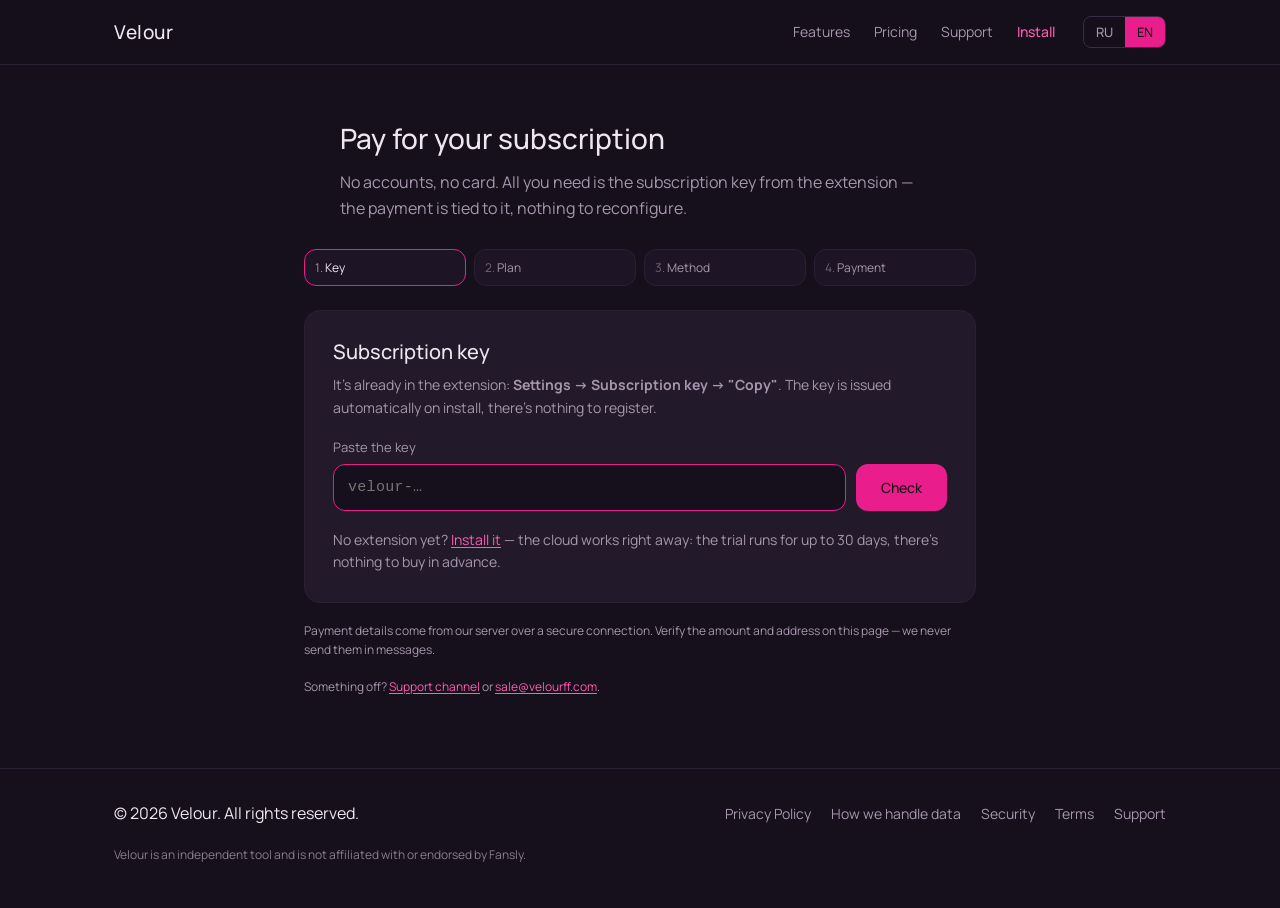
<file: buy.html>
<!DOCTYPE html>
<html lang="en"
      data-title-ru="Velour — оплата подписки"
      data-title-en="Velour — pay for your subscription"
      data-desc-ru="Оплата облака Velour: BASE или PRO, gram, USDT (TRC-20) или Paxum. Без аккаунтов и карты — только ключ подписки."
      data-desc-en="Pay for Velour Cloud: BASE or PRO, with gram, USDT (TRC-20) or Paxum. No accounts, no card — just your subscription key.">
<head>
<meta charset="UTF-8">
<meta name="viewport" content="width=device-width, initial-scale=1">
<meta name="robots" content="noindex">
<title>Velour — pay for your subscription</title>
<meta name="description" content="Pay for Velour Cloud: BASE or PRO, with gram, USDT (TRC-20) or Paxum. No accounts, no card — just your subscription key.">
<meta property="og:type" content="website">
<meta property="og:site_name" content="Velour">
<meta property="og:title" content="Velour — pay for your subscription">
<meta property="og:description" content="Pay for Velour Cloud: BASE or PRO, with gram, USDT (TRC-20) or Paxum. No accounts, no card — just your subscription key.">
<meta property="og:url" content="https://velourff.com/buy">
<meta property="og:image" content="https://velourff.com/assets/og.png">
<meta property="og:image:width" content="1200">
<meta property="og:image:height" content="630">
<meta property="og:image:alt" content="Velour, Fansly creator toolkit: the Velour panel in English next to a Fansly chat in Spanish">
<meta name="twitter:card" content="summary_large_image">
<link rel="preconnect" href="https://fonts.googleapis.com">
<link rel="preconnect" href="https://fonts.gstatic.com" crossorigin>
<link href="https://fonts.googleapis.com/css2?family=Manrope:wght@400;500;600&display=swap" rel="stylesheet">
<link rel="stylesheet" href="style.css?v=20261104">
<link rel="icon" href="/favicon.ico" sizes="16x16 32x32 48x48">
<link rel="icon" href="/icon-192.png" type="image/png" sizes="192x192">
<link rel="icon" href="/favicon.svg" type="image/svg+xml">
<link rel="apple-touch-icon" href="/apple-touch-icon.png">
</head>
<body>
<a class="skip-link" href="#main">
  <span data-lang="ru">К содержимому</span><span data-lang="en">Skip to content</span>
</a>

<header class="site-header">
  <div class="container">
    <a class="logo" href="index.html">Velour</a>
    <div class="header-right">
      <nav class="main-nav" aria-label="Основная навигация">
        <a href="index.html#features"><span data-lang="ru">Возможности</span><span data-lang="en">Features</span></a>
        <a href="index.html#pricing"><span data-lang="ru">Тарифы</span><span data-lang="en">Pricing</span></a>
        <a href="index.html#support"><span data-lang="ru">Поддержка</span><span data-lang="en">Support</span></a>
        <a class="nav-download" href="index.html#install"><span data-lang="ru">Установить</span><span data-lang="en">Install</span></a>
      </nav>
      <div class="lang-switch" role="group" aria-label="Language / Язык">
        <button type="button" data-set-lang="ru" aria-pressed="false">RU</button>
        <button type="button" data-set-lang="en" aria-pressed="false">EN</button>
      </div>
    </div>
  </div>
</header>

<main id="main" class="buy">
  <div class="container buy-wrap">

    <div class="section-head">
      <h2><span data-lang="ru">Оплата подписки</span><span data-lang="en">Pay for your subscription</span></h2>
      <p data-lang="ru">Без аккаунтов и без карты. Нужен только ключ подписки из расширения — оплата привяжется к нему, перенастраивать ничего не придётся.</p>
      <p data-lang="en">No accounts, no card. All you need is the subscription key from the extension — the payment is tied to it, nothing to reconfigure.</p>
    </div>

    <ol class="buy-steps" aria-label="Шаги">
      <li data-step="key"    class="is-current"><span data-lang="ru">Ключ</span><span data-lang="en">Key</span></li>
      <li data-step="tier"><span data-lang="ru">Тариф</span><span data-lang="en">Plan</span></li>
      <li data-step="method"><span data-lang="ru">Способ</span><span data-lang="en">Method</span></li>
      <li data-step="pay"><span data-lang="ru">Оплата</span><span data-lang="en">Payment</span></li>
    </ol>

    <!-- ── Шаг 1: ключ ─────────────────────────────────────── -->
    <section class="buy-card" data-panel="key">
      <h3><span data-lang="ru">Ключ подписки</span><span data-lang="en">Subscription key</span></h3>
      <p data-lang="ru">Он уже есть в расширении: <strong>Настройки → Ключ подписки → «Скопировать»</strong>. Ключ выдаётся сам при установке, ничего регистрировать не нужно.</p>
      <p data-lang="en">It's already in the extension: <strong>Settings → Subscription key → "Copy"</strong>. The key is issued automatically on install, there's nothing to register.</p>

      <form id="key-form" class="buy-form" autocomplete="off">
        <label class="buy-label" for="key-input"><span data-lang="ru">Вставьте ключ</span><span data-lang="en">Paste the key</span></label>
        <div class="buy-row">
          <input id="key-input" class="buy-input mono" type="text" inputmode="text" spellcheck="false" autocapitalize="off" placeholder="velour-…" required>
          <button type="submit" class="btn btn-primary" id="key-check"><span data-lang="ru">Проверить</span><span data-lang="en">Check</span></button>
        </div>
        <p class="buy-error" id="key-error" role="alert" hidden></p>
      </form>

      <div class="buy-status" id="key-status" hidden></div>

      <p class="buy-hint">
        <span data-lang="ru">Нет расширения? <a href="index.html#install">Поставьте его</a> — облако заработает сразу: пробный период идёт до 30 дней, покупать заранее нечего.</span>
        <span data-lang="en">No extension yet? <a href="index.html#install">Install it</a> — the cloud works right away: the trial runs for up to 30 days, there's nothing to buy in advance.</span>
      </p>

      <div class="buy-nav" id="key-nav" hidden>
        <button type="button" class="btn btn-primary" id="key-next"><span data-lang="ru">Дальше</span><span data-lang="en">Next</span></button>
      </div>
    </section>

    <!-- ── Шаг 2: тариф ────────────────────────────────────── -->
    <section class="buy-card" data-panel="tier" hidden>
      <h3><span data-lang="ru">Тариф</span><span data-lang="en">Plan</span></h3>
      <p data-lang="ru">Функции одинаковые, разница только в объёме. Оплата за 30 дней, продлевается вручную — автосписаний нет.</p>
      <p data-lang="en">Same features, the only difference is volume. You pay for 30 days and renew manually — no automatic charges.</p>
      <p class="buy-hint" id="tier-note"></p>

      <div class="buy-choice" role="radiogroup" aria-label="Тариф">
        <label class="buy-option" data-tier="base">
          <input type="radio" name="tier" value="base">
          <span class="buy-option-head">💎 BASE <b>$9.99</b></span>
          <span data-lang="ru">Обычный ритм переписки для одного аккаунта.</span>
          <span data-lang="en">A normal messaging pace for one account.</span>
        </label>
        <label class="buy-option" data-tier="pro">
          <input type="radio" name="tier" value="pro">
          <span class="buy-option-head">🔥 PRO <b>$24.99</b></span>
          <span data-lang="ru">То же самое с запасом — для плотного потока.</span>
          <span data-lang="en">The same with headroom — for a heavy flow.</span>
        </label>
      </div>

      <div class="buy-nav">
        <button type="button" class="btn btn-ghost" data-back="key"><span data-lang="ru">← Назад</span><span data-lang="en">← Back</span></button>
        <button type="button" class="btn btn-primary" id="tier-next" disabled><span data-lang="ru">Дальше</span><span data-lang="en">Next</span></button>
      </div>
    </section>

    <!-- ── Шаг 3: способ ───────────────────────────────────── -->
    <section class="buy-card" data-panel="method" hidden>
      <h3><span data-lang="ru">Способ оплаты</span><span data-lang="en">Payment method</span></h3>

      <div class="buy-choice" role="radiogroup" aria-label="Способ оплаты">
        <label class="buy-option" data-method="usdt">
          <input type="radio" name="method" value="usdt">
          <span class="buy-option-head">💵 USDT <small>TRC-20</small></span>
          <span data-lang="ru">Перевод в сети TRON на точную сумму из счёта. Подтверждается автоматически, обычно за несколько минут.</span>
          <span data-lang="en">A transfer on the TRON network for the exact invoiced amount. Confirmed automatically, usually within minutes.</span>
        </label>
        <label class="buy-option" data-method="gram">
          <input type="radio" name="method" value="gram">
          <span class="buy-option-head">💠 gram</span>
          <span data-lang="ru">Из любого кошелька с поддержкой gram. Подтверждается автоматически, обычно за несколько минут.</span>
          <span data-lang="en">From any wallet that supports gram. Confirmed automatically, usually within minutes.</span>
        </label>
        <label class="buy-option" data-method="paxum">
          <input type="radio" name="method" value="paxum">
          <span class="buy-option-head">🏦 Paxum</span>
          <span data-lang="ru">Перевод на наш Paxum-аккаунт. Подтверждаем вручную — обычно в течение дня.</span>
          <span data-lang="en">A transfer to our Paxum account. Confirmed by hand — usually within a day.</span>
        </label>
      </div>
      <p class="buy-error" id="method-error" role="alert" hidden></p>

      <div class="buy-nav">
        <button type="button" class="btn btn-ghost" data-back="tier"><span data-lang="ru">← Назад</span><span data-lang="en">← Back</span></button>
        <button type="button" class="btn btn-primary" id="method-next" disabled><span data-lang="ru">Перейти к оплате</span><span data-lang="en">Go to payment</span></button>
      </div>
    </section>

    <!-- ── Шаг 4: оплата (заполняется скриптом) ───────────── -->
    <section class="buy-card" data-panel="pay" hidden>
      <h3 id="pay-title"></h3>
      <div id="pay-body"></div>
    </section>

    <!-- ── Готово ─────────────────────────────────────────── -->
    <section class="buy-card buy-done" data-panel="done" hidden>
      <div class="buy-done-mark" aria-hidden="true">✓</div>
      <h3 id="done-title"></h3>
      <p id="done-text"></p>

      <div class="buy-keybox">
        <div class="buy-keybox-label"><span data-lang="ru">Ваш ключ подписки</span><span data-lang="en">Your subscription key</span></div>
        <div class="buy-row">
          <code class="buy-key mono" id="done-key"></code>
          <button type="button" class="btn btn-secondary" data-copy="#done-key"><span data-lang="ru">Скопировать</span><span data-lang="en">Copy</span></button>
        </div>
        <p data-lang="ru"><strong>Сохраните его.</strong> Если переустановите расширение, этот ключ вернёт подписку. Другого способа восстановить её без Телеграма нет — только через поддержку, по данным платежа.</p>
        <p data-lang="en"><strong>Save it.</strong> If you reinstall the extension, this key brings your subscription back. There is no other way to restore it without Telegram — only via support, using your payment details.</p>
      </div>

      <p data-lang="ru">Чтобы расширение подхватило подписку сразу: откройте его настройки и нажмите «Сохранить». Иначе оно заметит само при следующем запросе к облаку.</p>
      <p data-lang="en">To make the extension pick the subscription up right away: open its settings and press "Save". Otherwise it will notice on its own on the next cloud request.</p>

      <div class="buy-nav">
        <a class="btn btn-primary" href="index.html"><span data-lang="ru">На главную</span><span data-lang="en">Back to home</span></a>
      </div>
    </section>

    <p class="buy-foot">
      <span data-lang="ru">Реквизиты для оплаты приходят с нашего сервера по защищённому соединению. Сверяйте сумму и адрес на этой странице — мы никогда не присылаем их в сообщениях.</span>
      <span data-lang="en">Payment details come from our server over a secure connection. Verify the amount and address on this page — we never send them in messages.</span>
    </p>
    <p class="buy-foot">
      <span data-lang="ru">Что-то не так? <a href="https://t.me/velourapp">Канал поддержки</a> или <a href="mailto:sale@velourff.com">sale@velourff.com</a>.</span>
      <span data-lang="en">Something off? <a href="https://t.me/velourapp">Support channel</a> or <a href="mailto:sale@velourff.com">sale@velourff.com</a>.</span>
    </p>

  </div>
</main>

<footer class="site-footer">
  <div class="container">
    <div class="footer-row">
      <div>© 2026 Velour. <span data-lang="ru">Все права защищены.</span><span data-lang="en">All rights reserved.</span></div>
      <div class="footer-links">
        <a href="privacy-full.html">Privacy Policy</a>
        <a href="whitepaper.html"><span data-lang="ru">Как мы обращаемся с данными</span><span data-lang="en">How we handle data</span></a>
        <a href="security.html"><span data-lang="ru">Безопасность</span><span data-lang="en">Security</span></a>
        <a href="terms.html"><span data-lang="ru">Условия</span><span data-lang="en">Terms</span></a>
        <a href="https://t.me/velourapp"><span data-lang="ru">Поддержка</span><span data-lang="en">Support</span></a>
      </div>
    </div>
    <p class="footer-disclaimer" data-lang="ru">Velour — независимый инструмент: он не связан с Fansly, и Fansly его не одобряла.</p>
    <p class="footer-disclaimer" data-lang="en">Velour is an independent tool and is not affiliated with or endorsed by Fansly.</p>
  </div>
</footer>

<script src="lang.js?v=20261104" defer></script>
<script src="assets/qrcode.js?v=20261104" defer></script>
<script src="buy.js?v=20261104" defer></script>
</body>
</html>
</file>
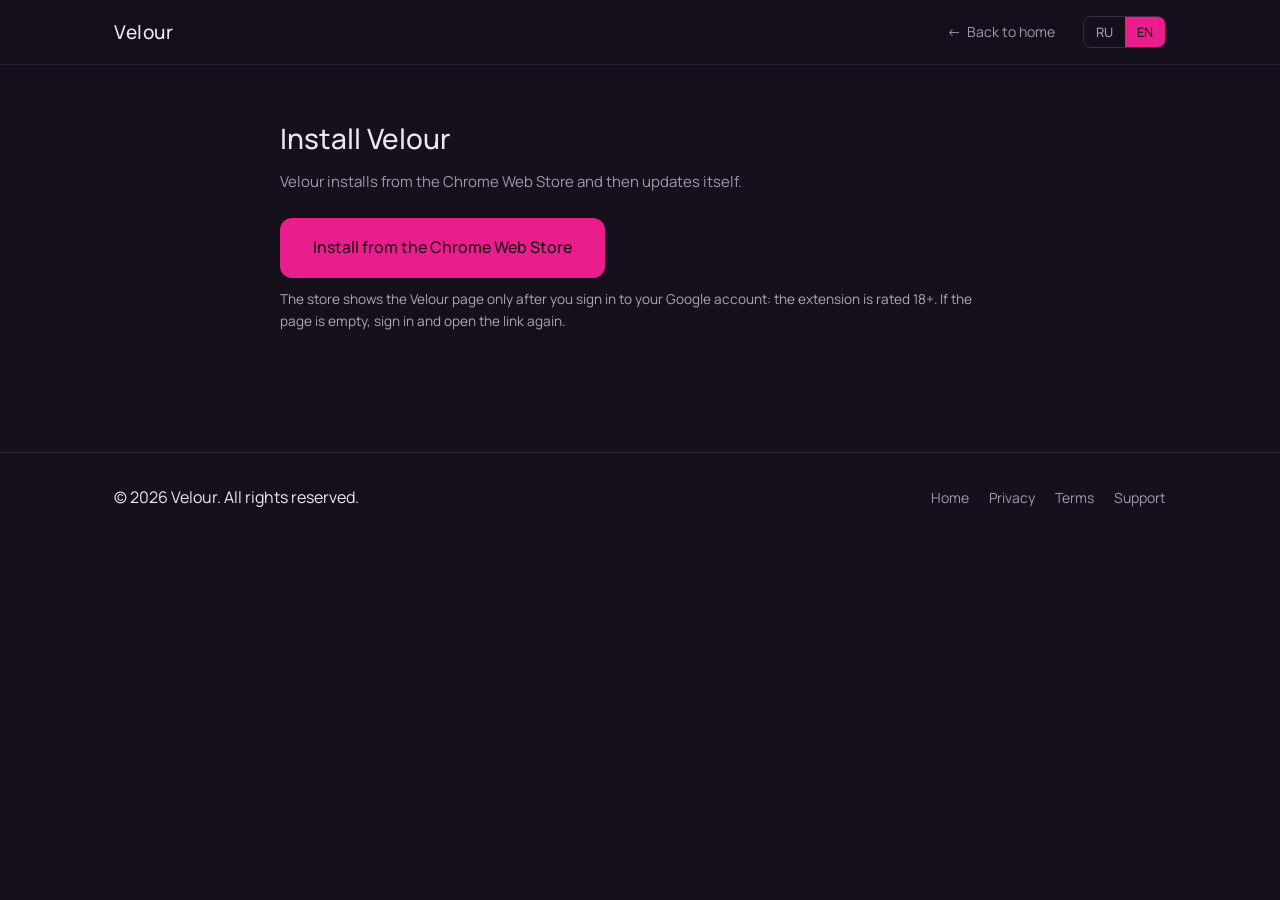
<file: downloads.html>
<!DOCTYPE html>
<!-- Страница установки. Ведётся здесь вручную. -->
<html lang="en"
      data-title-ru="Установка Velour"
      data-title-en="Install Velour"
      data-desc-ru="Velour ставится из Chrome Web Store и обновляется сам."
      data-desc-en="Velour installs from the Chrome Web Store and updates itself.">
<head>
<meta charset="UTF-8">
<meta name="viewport" content="width=device-width, initial-scale=1">
<title>Install Velour</title>
<meta name="description" content="Velour installs from the Chrome Web Store and updates itself.">
<meta name="robots" content="noindex">
<meta property="og:type" content="website">
<meta property="og:site_name" content="Velour">
<meta property="og:title" content="Install Velour">
<meta property="og:description" content="Velour installs from the Chrome Web Store and updates itself.">
<meta property="og:url" content="https://velourff.com/downloads">
<meta property="og:image" content="https://velourff.com/assets/og.png">
<meta property="og:image:width" content="1200">
<meta property="og:image:height" content="630">
<meta property="og:image:alt" content="Velour, Fansly creator toolkit: the Velour panel in English next to a Fansly chat in Spanish">
<meta name="twitter:card" content="summary_large_image">
<link rel="preconnect" href="https://fonts.googleapis.com">
<link rel="preconnect" href="https://fonts.gstatic.com" crossorigin>
<link href="https://fonts.googleapis.com/css2?family=Manrope:wght@400;500;600&display=swap" rel="stylesheet">
<link rel="stylesheet" href="style.css?v=20261104">
<style>
  .dl-table { width: 100%; border-collapse: collapse; margin: 1.5rem 0; }
  .dl-table th, .dl-table td { text-align: left; padding: .7rem .6rem; border-bottom: 1px solid rgba(128,128,128,.25); vertical-align: top; }
  .dl-file { opacity: .7; font-size: .85em; margin-top: .2rem; }
  .dl-hash { font-size: .78em; word-break: break-all; }
  .dl-scroll { overflow-x: auto; }
  .dl-main { margin: 1.5rem 0 2.5rem; }
  .dl-main .btn { font-size: 16px; padding: 16px 32px; }
  .dl-main .dl-file { margin-top: .7rem; }
  .policy .install-steps { max-width: none; margin: 0 0 1.5rem; font-size: 15px; }
  .policy h3 { font-size: 15px; margin-top: 24px; color: var(--text); }
</style>
<link rel="icon" href="/favicon.ico" sizes="16x16 32x32 48x48">
<link rel="icon" href="/icon-192.png" type="image/png" sizes="192x192">
<link rel="icon" href="/favicon.svg" type="image/svg+xml">
<link rel="apple-touch-icon" href="/apple-touch-icon.png">
</head>
<body>
<a class="skip-link" href="#main">
  <span data-lang="ru">К содержимому</span><span data-lang="en">Skip to content</span>
</a>

<header class="site-header">
  <div class="container">
    <a class="logo" href="index.html">Velour</a>
    <div class="header-right">
      <a class="back-link" href="index.html">
        ← <span data-lang="ru">На главную</span><span data-lang="en">Back to home</span>
      </a>
      <div class="lang-switch" role="group" aria-label="Language / Язык">
        <button type="button" data-set-lang="ru" aria-pressed="false">RU</button>
        <button type="button" data-set-lang="en" aria-pressed="false">EN</button>
      </div>
    </div>
  </div>
</header>

<main id="main">
  <div class="container">
    <article class="policy">
      <h1><span data-lang="ru">Установка Velour</span><span data-lang="en">Install Velour</span></h1>
      <p>
        <span data-lang="ru">Velour ставится из Chrome Web Store и дальше обновляется сам.</span>
        <span data-lang="en">Velour installs from the Chrome Web Store and then updates itself.</span>
      </p>

      <div class="dl-main">
        <a class="btn btn-primary" href="https://chromewebstore.google.com/detail/gcjeaeeijdigklihgbaoanhimchiajji"><span data-lang="ru">Установить из Chrome Web Store</span><span data-lang="en">Install from the Chrome Web Store</span></a>
        <div class="dl-file"><span data-lang="ru">Магазин показывает страницу Velour только после входа в аккаунт Google: у расширения отметка 18+. Если страница пустая, войдите и откройте ссылку снова.</span><span data-lang="en">The store shows the Velour page only after you sign in to your Google account: the extension is rated 18+. If the page is empty, sign in and open the link again.</span></div>
      </div>
    </article>
  </div>
</main>

<footer class="site-footer">
  <div class="container">
    <div class="footer-row">
      <div>© 2026 Velour. <span data-lang="ru">Все права защищены.</span><span data-lang="en">All rights reserved.</span></div>
      <div class="footer-links">
        <a href="index.html"><span data-lang="ru">Главная</span><span data-lang="en">Home</span></a>
        <a href="privacy-full.html"><span data-lang="ru">Приватность</span><span data-lang="en">Privacy</span></a>
        <a href="terms.html"><span data-lang="ru">Условия</span><span data-lang="en">Terms</span></a>
        <a href="https://t.me/velourapp"><span data-lang="ru">Поддержка</span><span data-lang="en">Support</span></a>
      </div>
    </div>
  </div>
</footer>

<script src="lang.js?v=20261104" defer></script>
</body>
</html>
</file>
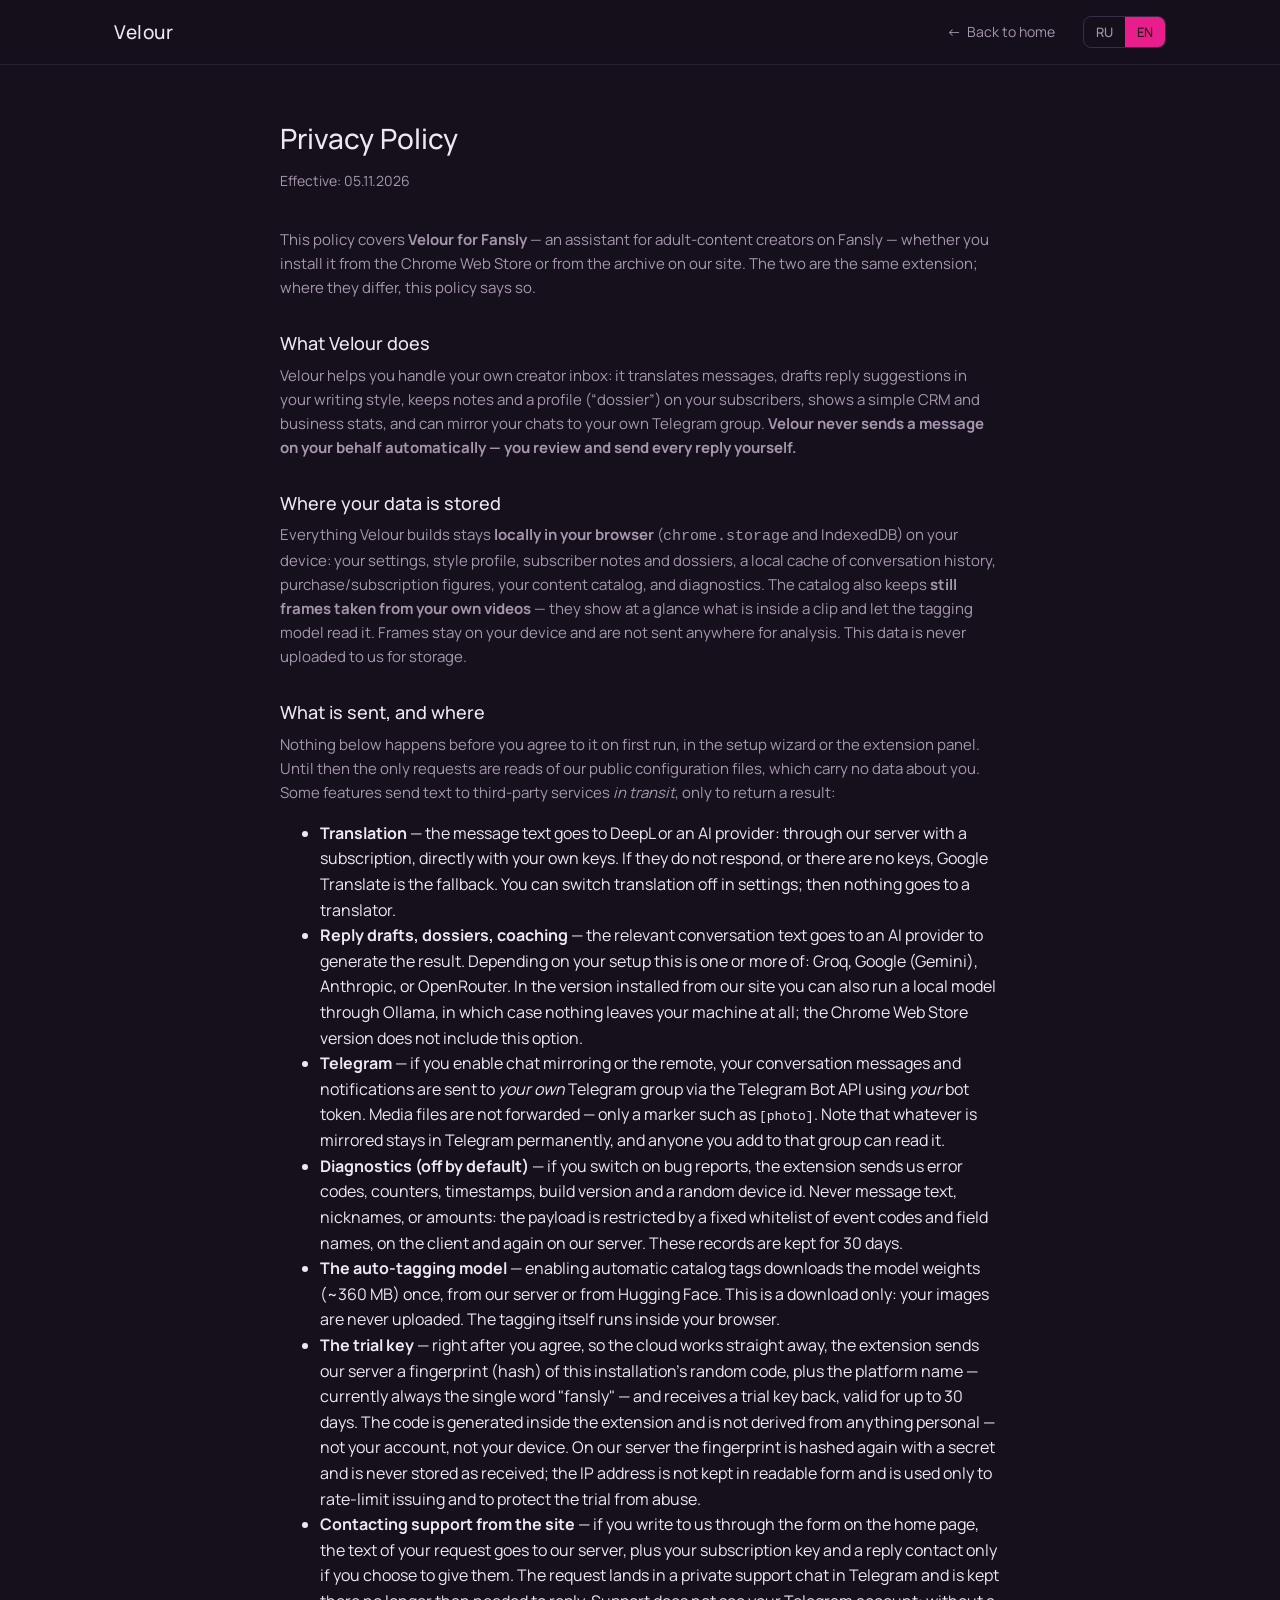
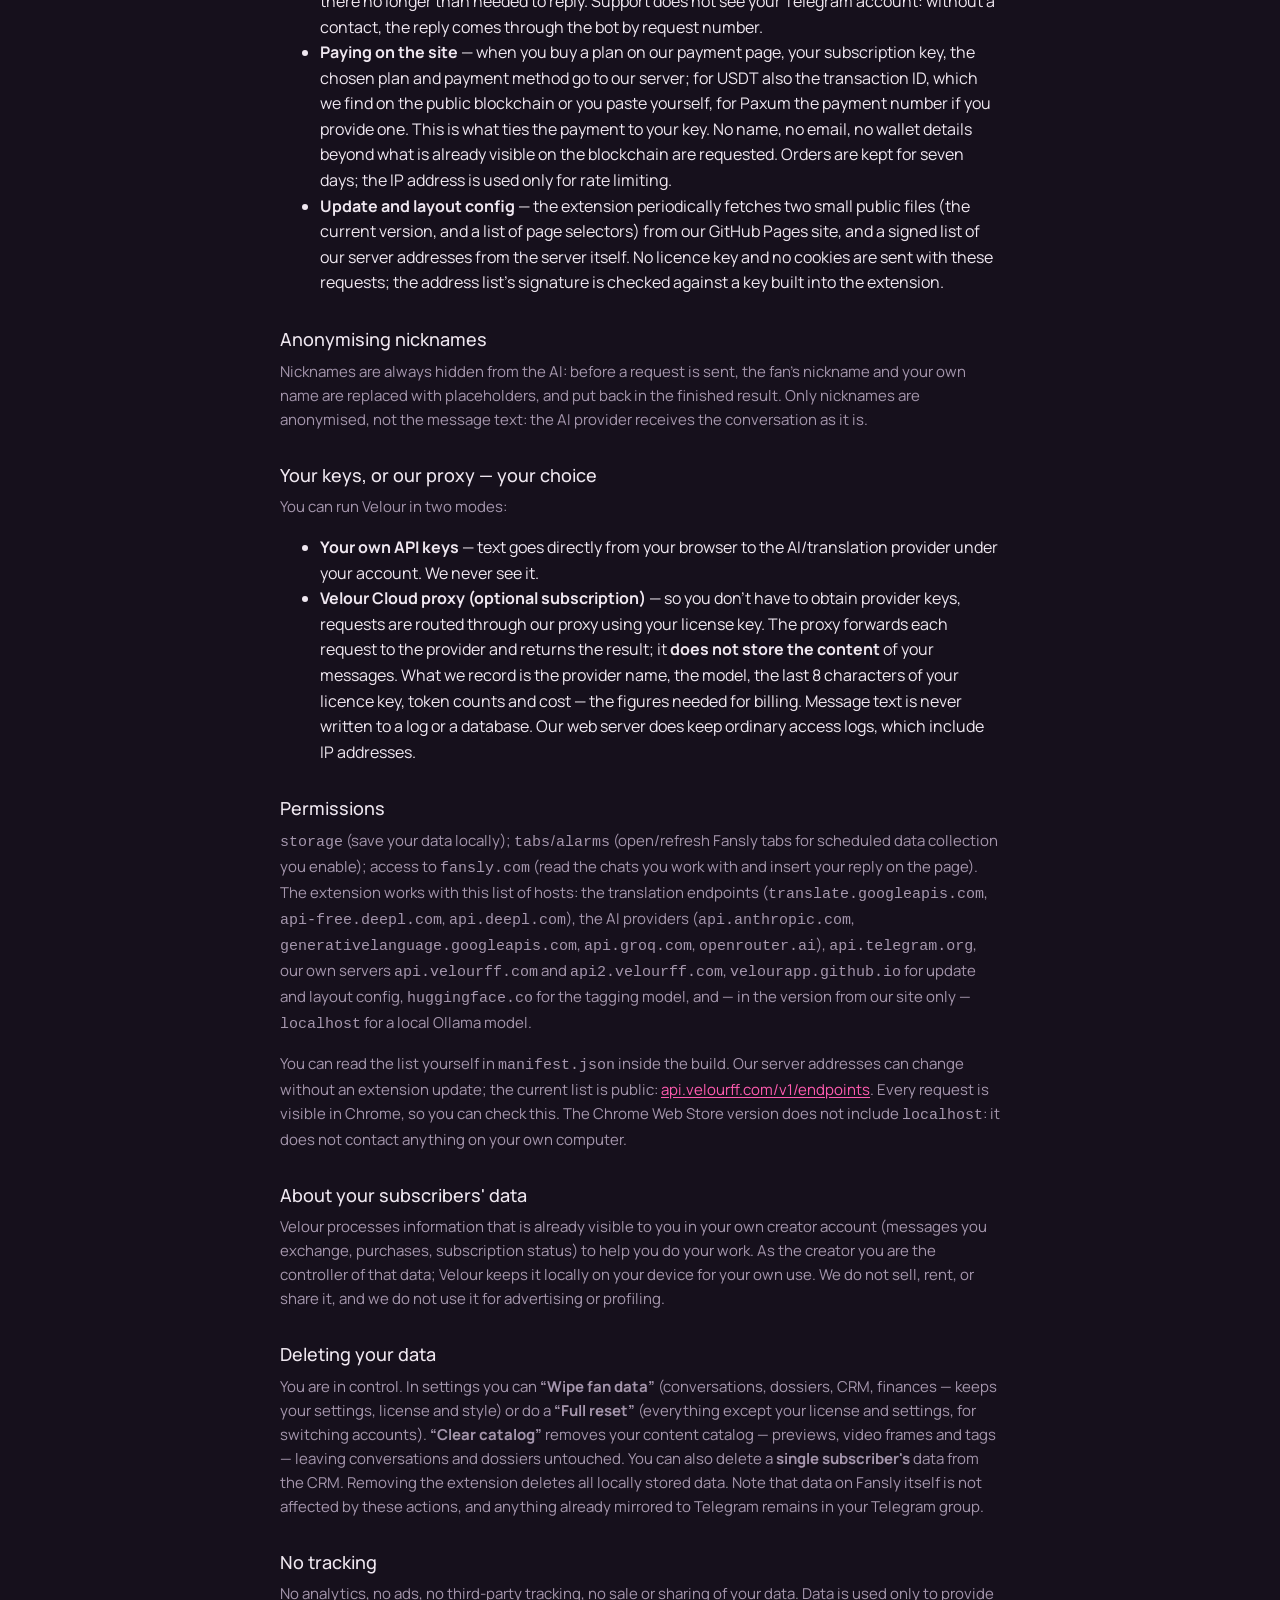
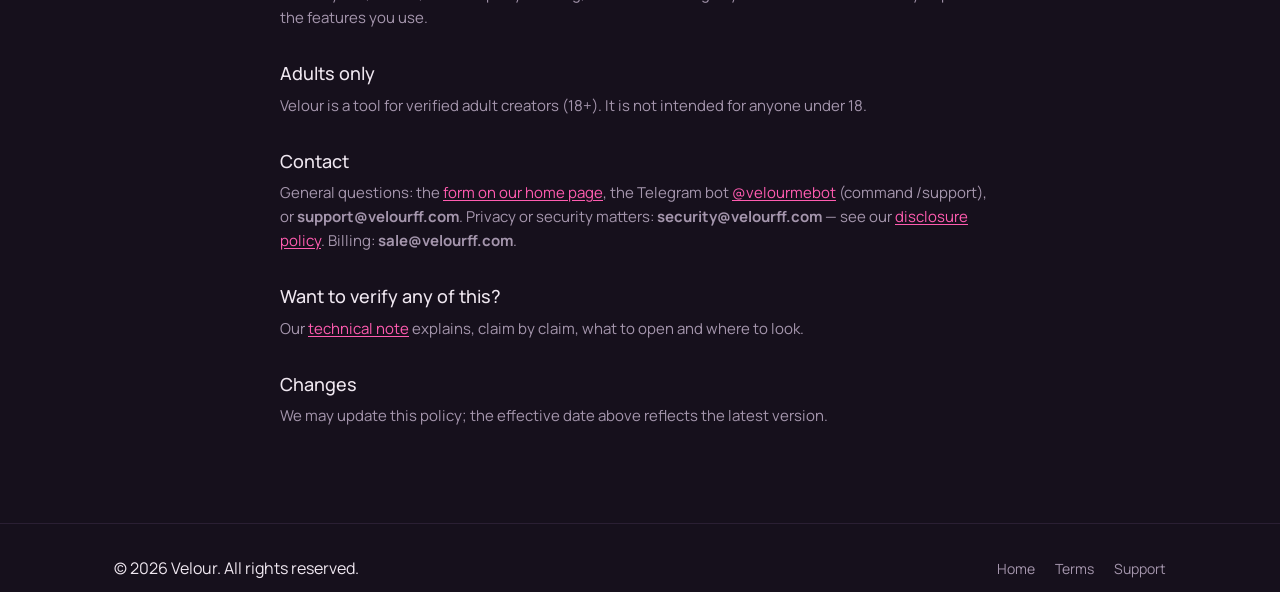
<file: privacy-full.html>
<!DOCTYPE html>
<html lang="en"
      data-title-ru="Политика конфиденциальности — Velour for Fansly"
      data-title-en="Privacy Policy — Velour for Fansly"
      data-desc-ru="Политика конфиденциальности Velour for Fansly: что хранится локально, что и куда отправляется, как удалить данные."
      data-desc-en="Velour for Fansly privacy policy: what is stored locally, what is sent where, and how to delete your data.">
<head>
<meta charset="UTF-8">
<meta name="viewport" content="width=device-width, initial-scale=1">
<title>Privacy Policy — Velour for Fansly</title>
<meta name="description" content="Velour for Fansly privacy policy: what is stored locally, what is sent where, and how to delete your data.">
<link rel="canonical" href="https://velourff.com/privacy-full">
<meta property="og:type" content="website">
<meta property="og:site_name" content="Velour">
<meta property="og:title" content="Privacy Policy — Velour for Fansly">
<meta property="og:description" content="Velour for Fansly privacy policy: what is stored locally, what is sent where, and how to delete your data.">
<meta property="og:url" content="https://velourff.com/privacy-full">
<meta property="og:image" content="https://velourff.com/assets/og.png">
<meta property="og:image:width" content="1200">
<meta property="og:image:height" content="630">
<meta property="og:image:alt" content="Velour, Fansly creator toolkit: the Velour panel in English next to a Fansly chat in Spanish">
<meta name="twitter:card" content="summary_large_image">
<link rel="preconnect" href="https://fonts.googleapis.com">
<link rel="preconnect" href="https://fonts.gstatic.com" crossorigin>
<link href="https://fonts.googleapis.com/css2?family=Manrope:wght@400;500;600&display=swap" rel="stylesheet">
<link rel="stylesheet" href="style.css?v=20261104">
<link rel="icon" href="/favicon.ico" sizes="16x16 32x32 48x48">
<link rel="icon" href="/icon-192.png" type="image/png" sizes="192x192">
<link rel="icon" href="/favicon.svg" type="image/svg+xml">
<link rel="apple-touch-icon" href="/apple-touch-icon.png">
</head>
<body>
<a class="skip-link" href="#main">
  <span data-lang="ru">К содержимому</span><span data-lang="en">Skip to content</span>
</a>

<header class="site-header">
  <div class="container">
    <a class="logo" href="index.html">Velour</a>
    <div class="header-right">
      <a class="back-link" href="index.html">
        ← <span data-lang="ru">На главную</span><span data-lang="en">Back to home</span>
      </a>
      <div class="lang-switch" role="group" aria-label="Language / Язык">
        <button type="button" data-set-lang="ru" aria-pressed="false">RU</button>
        <button type="button" data-set-lang="en" aria-pressed="false">EN</button>
      </div>
    </div>
  </div>
</header>

<main id="main">
  <div class="container">
    <article class="policy">
      <h1><span data-lang="ru">Политика конфиденциальности</span><span data-lang="en">Privacy Policy</span></h1>
      <p class="effective-date"><span data-lang="ru">Дата вступления в силу: 05.11.2026</span><span data-lang="en">Effective: 05.11.2026</span></p>

      <!-- EN -->
      <div data-lang="en">
        <p>This policy covers <strong>Velour for Fansly</strong> — an assistant for adult-content creators on Fansly — whether you install it from the Chrome Web Store or from the archive on our site. The two are the same extension; where they differ, this policy says so.</p>

        <h2>What Velour does</h2>
        <p>Velour helps you handle your own creator inbox: it translates messages, drafts reply suggestions in your writing style, keeps notes and a profile (“dossier”) on your subscribers, shows a simple CRM and business stats, and can mirror your chats to your own Telegram group. <strong>Velour never sends a message on your behalf automatically — you review and send every reply yourself.</strong></p>

        <h2>Where your data is stored</h2>
        <p>Everything Velour builds stays <strong>locally in your browser</strong> (<code>chrome.storage</code> and IndexedDB) on your device: your settings, style profile, subscriber notes and dossiers, a local cache of conversation history, purchase/subscription figures, your content catalog, and diagnostics. The catalog also keeps <strong>still frames taken from your own videos</strong> — they show at a glance what is inside a clip and let the tagging model read it. Frames stay on your device and are not sent anywhere for analysis. This data is never uploaded to us for storage.</p>

        <h2>What is sent, and where</h2>
        <p>Nothing below happens before you agree to it on first run, in the setup wizard or the extension panel. Until then the only requests are reads of our public configuration files, which carry no data about you. Some features send text to third-party services <em>in transit</em>, only to return a result:</p>
        <ul>
          <li><strong>Translation</strong> — the message text goes to DeepL or an AI provider: through our server with a subscription, directly with your own keys. If they do not respond, or there are no keys, Google Translate is the fallback. You can switch translation off in settings; then nothing goes to a translator.</li>
          <li><strong>Reply drafts, dossiers, coaching</strong> — the relevant conversation text goes to an AI provider to generate the result. Depending on your setup this is one or more of: Groq, Google (Gemini), Anthropic, or OpenRouter. In the version installed from our site you can also run a local model through Ollama, in which case nothing leaves your machine at all; the Chrome Web Store version does not include this option.</li>
          <li><strong>Telegram</strong> — if you enable chat mirroring or the remote, your conversation messages and notifications are sent to <em>your own</em> Telegram group via the Telegram Bot API using <em>your</em> bot token. Media files are not forwarded — only a marker such as <code>[photo]</code>. Note that whatever is mirrored stays in Telegram permanently, and anyone you add to that group can read it.</li>
          <li><strong>Diagnostics (off by default)</strong> — if you switch on bug reports, the extension sends us error codes, counters, timestamps, build version and a random device id. Never message text, nicknames, or amounts: the payload is restricted by a fixed whitelist of event codes and field names, on the client and again on our server. These records are kept for 30 days.</li>
          <li><strong>The auto-tagging model</strong> — enabling automatic catalog tags downloads the model weights (~360 MB) once, from our server or from Hugging Face. This is a download only: your images are never uploaded. The tagging itself runs inside your browser.</li>
          <li><strong>The trial key</strong> — right after you agree, so the cloud works straight away, the extension sends our server a fingerprint (hash) of this installation's random code, plus the platform name — currently always the single word "fansly" — and receives a trial key back, valid for up to 30 days. The code is generated inside the extension and is not derived from anything personal — not your account, not your device. On our server the fingerprint is hashed again with a secret and is never stored as received; the IP address is not kept in readable form and is used only to rate-limit issuing and to protect the trial from abuse.</li>
          <li><strong>Contacting support from the site</strong> — if you write to us through the form on the home page, the text of your request goes to our server, plus your subscription key and a reply contact only if you choose to give them. The request lands in a private support chat in Telegram and is kept there no longer than needed to reply. Support does not see your Telegram account: without a contact, the reply comes through the bot by request number.</li>
          <li><strong>Paying on the site</strong> — when you buy a plan on our payment page, your subscription key, the chosen plan and payment method go to our server; for USDT also the transaction ID, which we find on the public blockchain or you paste yourself, for Paxum the payment number if you provide one. This is what ties the payment to your key. No name, no email, no wallet details beyond what is already visible on the blockchain are requested. Orders are kept for seven days; the IP address is used only for rate limiting.</li>
          <li><strong>Update and layout config</strong> — the extension periodically fetches two small public files (the current version, and a list of page selectors) from our GitHub Pages site, and a signed list of our server addresses from the server itself. No licence key and no cookies are sent with these requests; the address list's signature is checked against a key built into the extension.</li>
        </ul>

        <h2>Anonymising nicknames</h2>
        <p>Nicknames are always hidden from the AI: before a request is sent, the fan's nickname and your own name are replaced with placeholders, and put back in the finished result. Only nicknames are anonymised, not the message text: the AI provider receives the conversation as it is.</p>

        <h2>Your keys, or our proxy — your choice</h2>
        <p>You can run Velour in two modes:</p>
        <ul>
          <li><strong>Your own API keys</strong> — text goes directly from your browser to the AI/translation provider under your account. We never see it.</li>
          <li><strong>Velour Cloud proxy (optional subscription)</strong> — so you don't have to obtain provider keys, requests are routed through our proxy using your license key. The proxy forwards each request to the provider and returns the result; it <strong>does not store the content</strong> of your messages. What we record is the provider name, the model, the last 8 characters of your licence key, token counts and cost — the figures needed for billing. Message text is never written to a log or a database. Our web server does keep ordinary access logs, which include IP addresses.</li>
        </ul>

        <h2>Permissions</h2>
        <p><code>storage</code> (save your data locally); <code>tabs</code>/<code>alarms</code> (open/refresh Fansly tabs for scheduled data collection you enable); access to <code>fansly.com</code> (read the chats you work with and insert your reply on the page). The extension works with this list of hosts: the translation endpoints (<code>translate.googleapis.com</code>, <code>api-free.deepl.com</code>, <code>api.deepl.com</code>), the AI providers (<code>api.anthropic.com</code>, <code>generativelanguage.googleapis.com</code>, <code>api.groq.com</code>, <code>openrouter.ai</code>), <code>api.telegram.org</code>, our own servers <code>api.velourff.com</code> and <code>api2.velourff.com</code>, <code>velourapp.github.io</code> for update and layout config, <code>huggingface.co</code> for the tagging model, and — in the version from our site only — <code>localhost</code> for a local Ollama model.</p>
        <p>You can read the list yourself in <code>manifest.json</code> inside the build. Our server addresses can change without an extension update; the current list is public: <a href="https://api.velourff.com/v1/endpoints">api.velourff.com/v1/endpoints</a>. Every request is visible in Chrome, so you can check this. The Chrome Web Store version does not include <code>localhost</code>: it does not contact anything on your own computer.</p>

        <h2>About your subscribers' data</h2>
        <p>Velour processes information that is already visible to you in your own creator account (messages you exchange, purchases, subscription status) to help you do your work. As the creator you are the controller of that data; Velour keeps it locally on your device for your own use. We do not sell, rent, or share it, and we do not use it for advertising or profiling.</p>

        <h2>Deleting your data</h2>
        <p>You are in control. In settings you can <strong>“Wipe fan data”</strong> (conversations, dossiers, CRM, finances — keeps your settings, license and style) or do a <strong>“Full reset”</strong> (everything except your license and settings, for switching accounts). <strong>“Clear catalog”</strong> removes your content catalog — previews, video frames and tags — leaving conversations and dossiers untouched. You can also delete a <strong>single subscriber's</strong> data from the CRM. Removing the extension deletes all locally stored data. Note that data on Fansly itself is not affected by these actions, and anything already mirrored to Telegram remains in your Telegram group.</p>

        <h2>No tracking</h2>
        <p>No analytics, no ads, no third-party tracking, no sale or sharing of your data. Data is used only to provide the features you use.</p>

        <h2>Adults only</h2>
        <p>Velour is a tool for verified adult creators (18+). It is not intended for anyone under 18.</p>

        <h2>Contact</h2>
        <p>General questions: the <a href="index.html#support">form on our home page</a>, the Telegram bot <a href="https://t.me/velourmebot">@velourmebot</a> (command /support), or <strong>support@velourff.com</strong>. Privacy or security matters: <strong>security@velourff.com</strong> — see our <a href="security.html">disclosure policy</a>. Billing: <strong>sale@velourff.com</strong>.</p>

        <h2>Want to verify any of this?</h2>
        <p>Our <a href="whitepaper.html">technical note</a> explains, claim by claim, what to open and where to look.</p>

        <h2>Changes</h2>
        <p>We may update this policy; the effective date above reflects the latest version.</p>
      </div>

      <!-- RU -->
      <div data-lang="ru">
        <p>Эта политика описывает <strong>Velour for Fansly</strong> — ассистента для криейторов adult-контента на Fansly — независимо от того, поставлен он из Chrome Web Store или из архива с нашего сайта. Это одно и то же расширение; где они различаются, политика говорит об этом прямо.</p>

        <h2>Что делает Velour</h2>
        <p>Velour помогает вам вести собственную переписку с подписчиками: переводит сообщения, предлагает черновики ответов в вашем стиле, ведёт заметки и профиль («досье») по подписчикам, показывает простую CRM и бизнес-статистику, а также может зеркалить ваши чаты в вашу же группу в Telegram. <strong>Velour никогда не отправляет сообщения за вас автоматически — каждый ответ вы просматриваете и отправляете сами.</strong></p>

        <h2>Где хранятся ваши данные</h2>
        <p>Всё, что собирает Velour, остаётся <strong>локально в вашем браузере</strong> (<code>chrome.storage</code> и IndexedDB) на вашем устройстве: настройки, стиль-профиль, заметки и досье по подписчикам, локальный кеш истории переписки, суммы покупок/подписок, каталог вашего контента, диагностика. В каталоге хранятся и <strong>стоп-кадры из ваших видео</strong> — по ним сразу видно, что внутри ролика, и по ним же модель проставляет теги. Кадры остаются на устройстве и никуда не отправляются для анализа. Эти данные не загружаются нам на хранение.</p>

        <h2>Что и куда отправляется</h2>
        <p>Ничего из перечисленного ниже не происходит, пока вы не согласитесь с этим при первом запуске, в мастере настройки или в панели расширения. До того расширение только читает наши публичные файлы с настройками, а в них нет никаких данных о вас. Некоторые функции отправляют текст сторонним сервисам <em>транзитом</em>, только чтобы вернуть результат:</p>
        <ul>
          <li><strong>Перевод</strong> — текст сообщения уходит DeepL или ИИ-провайдеру: с подпиской через наш сервер, со своими ключами напрямую. Если они не ответили или ключей нет, запасной вариант — Google Translate. Перевод можно выключить в настройках, тогда переводчику ничего не уходит.</li>
          <li><strong>Черновики ответов, досье, советы</strong> — соответствующий текст переписки уходит AI-провайдеру для генерации результата. В зависимости от ваших настроек это один или несколько из: Groq, Google (Gemini), Anthropic, OpenRouter. В версии с нашего сайта можно работать и с локальной моделью через Ollama — тогда не уходит вообще ничего; в версии из Chrome Web Store такой возможности нет.</li>
          <li><strong>Telegram</strong> — если включите зеркало чатов или пульт, сообщения переписки и уведомления отправляются в <em>вашу собственную</em> группу Telegram через Telegram Bot API с помощью <em>вашего</em> токена бота. Медиафайлы не пересылаются — только пометка вида <code>[фото]</code>. Учтите: отзеркаленное остаётся в Telegram навсегда, и прочитать его может любой, кого вы добавите в эту группу.</li>
          <li><strong>Диагностика (по умолчанию выключена)</strong> — если включите отправку багрепортов, к нам уходят коды ошибок, счётчики, отметки времени, версия сборки и случайный идентификатор устройства. Никогда — текст сообщений, ники и суммы: состав ограничен фиксированным списком допустимых кодов событий и имён полей, и на клиенте, и повторно на нашем сервере. Такие записи хранятся 30 дней.</li>
          <li><strong>Модель автотегов</strong> — при включении автоматических тегов каталога один раз скачиваются веса модели (~360 МБ), с нашего сервера или с Hugging Face. Это только скачивание: ваши изображения никуда не загружаются, разметка идёт внутри браузера.</li>
          <li><strong>Пробный ключ</strong> — сразу после вашего согласия, чтобы облако заработало без промедления, расширение отправляет нашему серверу отпечаток (хэш) случайного кода этой установки и название площадки — сейчас это всегда одно слово, «fansly», — а в ответ получает пробный ключ на срок до 30 дней. Код создаётся прямо в расширении и ни из чего личного не выводится: ни из аккаунта, ни из устройства. На сервере отпечаток ещё раз хэшируется с секретом и в присланном виде не хранится; IP-адрес в открытом виде не сохраняется и используется только для ограничения частоты выдачи и защиты пробного периода от злоупотреблений.</li>
          <li><strong>Обращение в поддержку с сайта</strong> — если напишете нам через форму на главной, на сервер уходит текст обращения и, только если вы сами их укажете, ключ подписки и контакт для ответа. Обращение попадает в закрытый чат поддержки в Телеграме и хранится там не дольше, чем нужно для ответа. Ваш Телеграм-аккаунт поддержка не видит: без контакта ответ приходит через бота по номеру обращения.</li>
          <li><strong>Оплата на сайте</strong> — когда вы покупаете тариф на нашей странице оплаты, на сервер уходят ключ подписки, выбранный тариф и способ оплаты; для USDT — ещё идентификатор вашей транзакции: его находим мы сами в публичной сети или вставляете вы, для Paxum — номер платежа, если укажете. Это нужно, чтобы привязать платёж к вашему ключу. Ни имя, ни почта, ни данные кошелька, кроме того, что и так видно в блокчейне, не запрашиваются. Заказы хранятся семь дней; IP-адрес используется только для ограничения частоты запросов.</li>
          <li><strong>Конфиг обновлений и вёрстки</strong> — расширение периодически забирает два небольших публичных файла (текущая версия и список селекторов страниц) с нашего сайта на GitHub Pages, а с нашего сервера — подписанный список его адресов. Ни лицензионный ключ, ни куки с этими запросами не отправляются; подпись списка адресов проверяется ключом, зашитым в сборку.</li>
        </ul>

        <h2>Обезличивание ников</h2>
        <p>Ники от ИИ скрыты всегда: перед отправкой запроса ник фана и ваше имя заменяются условными обозначениями, а в готовом результате подставляются обратно. Обезличиваются только ники, а не текст сообщений: переписку ИИ-провайдер получает как есть.</p>

        <h2>Свои ключи или наш прокси — на ваш выбор</h2>
        <p>Velour можно использовать в двух режимах:</p>
        <ul>
          <li><strong>Свои API-ключи</strong> — текст идёт напрямую из вашего браузера к AI/провайдеру перевода под вашим аккаунтом. Мы его не видим.</li>
          <li><strong>Прокси Velour Cloud (опциональная подписка)</strong> — чтобы не заводить ключи провайдеров, запросы маршрутизируются через наш прокси по вашему лицензионному ключу. Прокси передаёт каждый запрос провайдеру и возвращает результат; он <strong>не сохраняет содержимое</strong> ваших сообщений. Записывается имя провайдера, модель, последние 8 символов лицензионного ключа, количество токенов и стоимость — цифры, нужные для счёта. Текст сообщений не пишется ни в лог, ни в базу. При этом веб-сервер ведёт обычные журналы доступа, а в них есть IP-адреса.</li>
        </ul>

        <h2>Разрешения</h2>
        <p><code>storage</code> (локальное хранение ваших данных); <code>tabs</code>/<code>alarms</code> (открывать/обновлять вкладки Fansly для периодического сбора данных, который вы включаете); доступ к <code>fansly.com</code> (чтение чатов, с которыми вы работаете, и вставка вашего ответа на странице). Расширение работает с таким списком хостов: эндпоинты перевода (<code>translate.googleapis.com</code>, <code>api-free.deepl.com</code>, <code>api.deepl.com</code>), ИИ-провайдеры (<code>api.anthropic.com</code>, <code>generativelanguage.googleapis.com</code>, <code>api.groq.com</code>, <code>openrouter.ai</code>), <code>api.telegram.org</code>, наши серверы <code>api.velourff.com</code> и <code>api2.velourff.com</code>, <code>velourapp.github.io</code> для конфига обновлений и вёрстки, <code>huggingface.co</code> для модели автотегов и — только в версии с нашего сайта — <code>localhost</code> для локальной модели Ollama.</p>
        <p>Прочитать этот список можно самостоятельно — в <code>manifest.json</code> внутри сборки. Адреса наших серверов могут меняться без обновления расширения, их текущий список открыт: <a href="https://api.velourff.com/v1/endpoints">api.velourff.com/v1/endpoints</a>. Каждый запрос виден в Chrome, это можно проверить. В версии из Chrome Web Store <code>localhost</code> нет: она не обращается ни к чему на вашем собственном компьютере.</p>

        <h2>О данных ваших подписчиков</h2>
        <p>Velour обрабатывает информацию, которая и так видна вам в вашем аккаунте криейтора (сообщения, которыми вы обмениваетесь, покупки, статус подписки), чтобы помочь вам в работе. Как криейтор вы являетесь контролёром этих данных; Velour хранит их локально на вашем устройстве для вашего же использования. Мы не продаём, не сдаём и не передаём их, и не используем для рекламы или профилирования.</p>

        <h2>Удаление данных</h2>
        <p>Контроль у вас. В настройках можно <strong>«Стереть данные фанов»</strong> (переписки, досье, CRM, финансы — настройки, лицензия и стиль сохраняются) или сделать <strong>«Полный сброс»</strong> (всё, кроме лицензии и настроек, для смены аккаунта). Отдельно есть <strong>«Очистить каталог»</strong> — он убирает каталог вашего контента: превью, кадры видео и теги, не трогая переписки и досье. Также можно удалить данные <strong>отдельного подписчика</strong> в CRM. Удаление расширения стирает все локально сохранённые данные. Учтите: данные на самой Fansly этими действиями не затрагиваются, а то, что уже отзеркалено в Telegram, остаётся в вашей группе Telegram.</p>

        <h2>Без слежки</h2>
        <p>Никакой аналитики, рекламы, стороннего трекинга, продажи или передачи ваших данных. Данные используются только для предоставления тех функций, которыми вы пользуетесь.</p>

        <h2>Только для взрослых</h2>
        <p>Velour — инструмент для верифицированных взрослых криейторов (18+). Он не предназначен для лиц младше 18 лет.</p>

        <h2>Контакт</h2>
        <p>Общие вопросы: <a href="index.html#support">форма на главной странице</a>, бот <a href="https://t.me/velourmebot">@velourmebot</a> в Телеграме (команда /support) или <strong>support@velourff.com</strong>. Приватность и безопасность: <strong>security@velourff.com</strong>, см. <a href="security.html">политику раскрытия</a>. Оплата: <strong>sale@velourff.com</strong>.</p>

        <h2>Хотите проверить?</h2>
        <p>В <a href="whitepaper.html">технической записке</a> под каждым утверждением написано, что открыть и куда посмотреть.</p>

        <h2>Изменения</h2>
        <p>Мы можем обновлять эту политику; дата выше отражает последнюю версию.</p>
      </div>
    </article>
  </div>
</main>

<footer class="site-footer">
  <div class="container">
    <div class="footer-row">
      <div>© 2026 Velour. <span data-lang="ru">Все права защищены.</span><span data-lang="en">All rights reserved.</span></div>
      <div class="footer-links">
        <a href="index.html"><span data-lang="ru">Главная</span><span data-lang="en">Home</span></a>
        <a href="terms.html"><span data-lang="ru">Условия</span><span data-lang="en">Terms</span></a>
        <a href="https://t.me/velourapp"><span data-lang="ru">Поддержка</span><span data-lang="en">Support</span></a>
      </div>
    </div>
  </div>
</footer>

<script src="lang.js?v=20261104" defer></script>
</body>
</html>
</file>
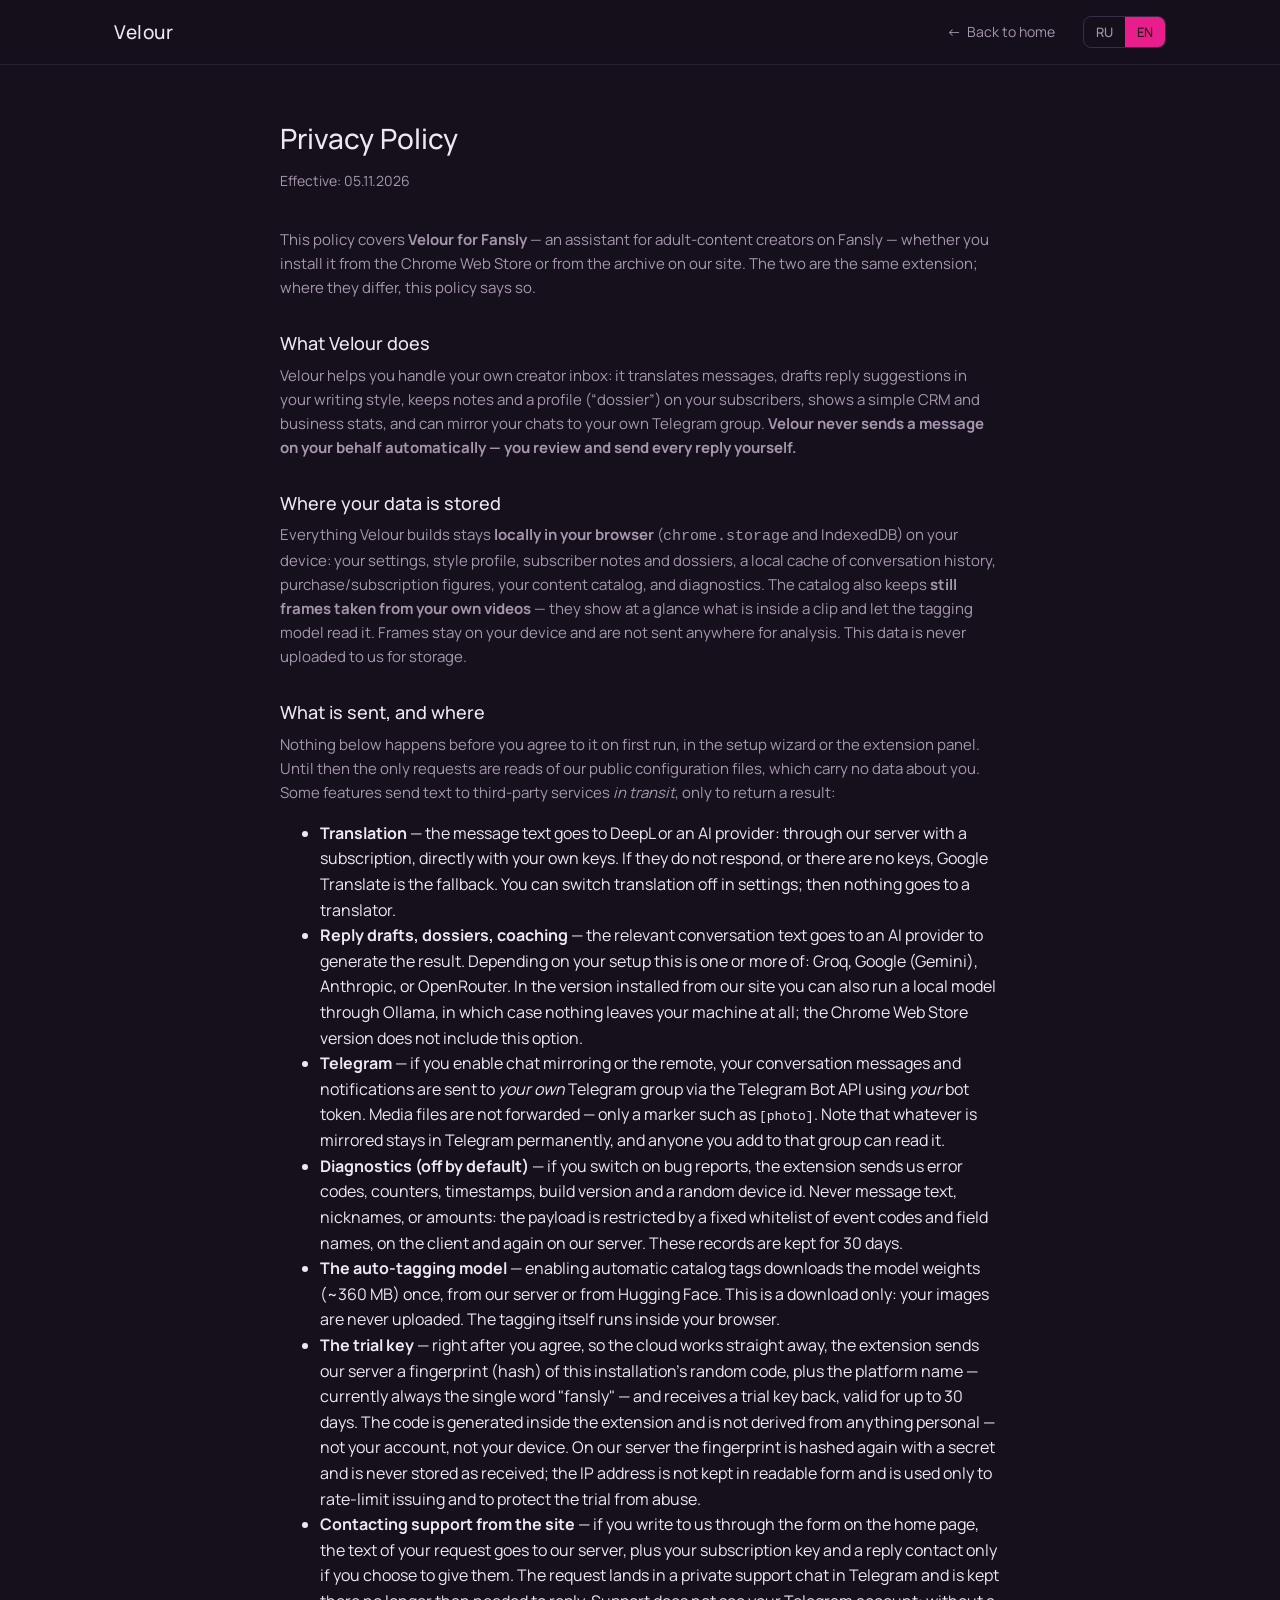
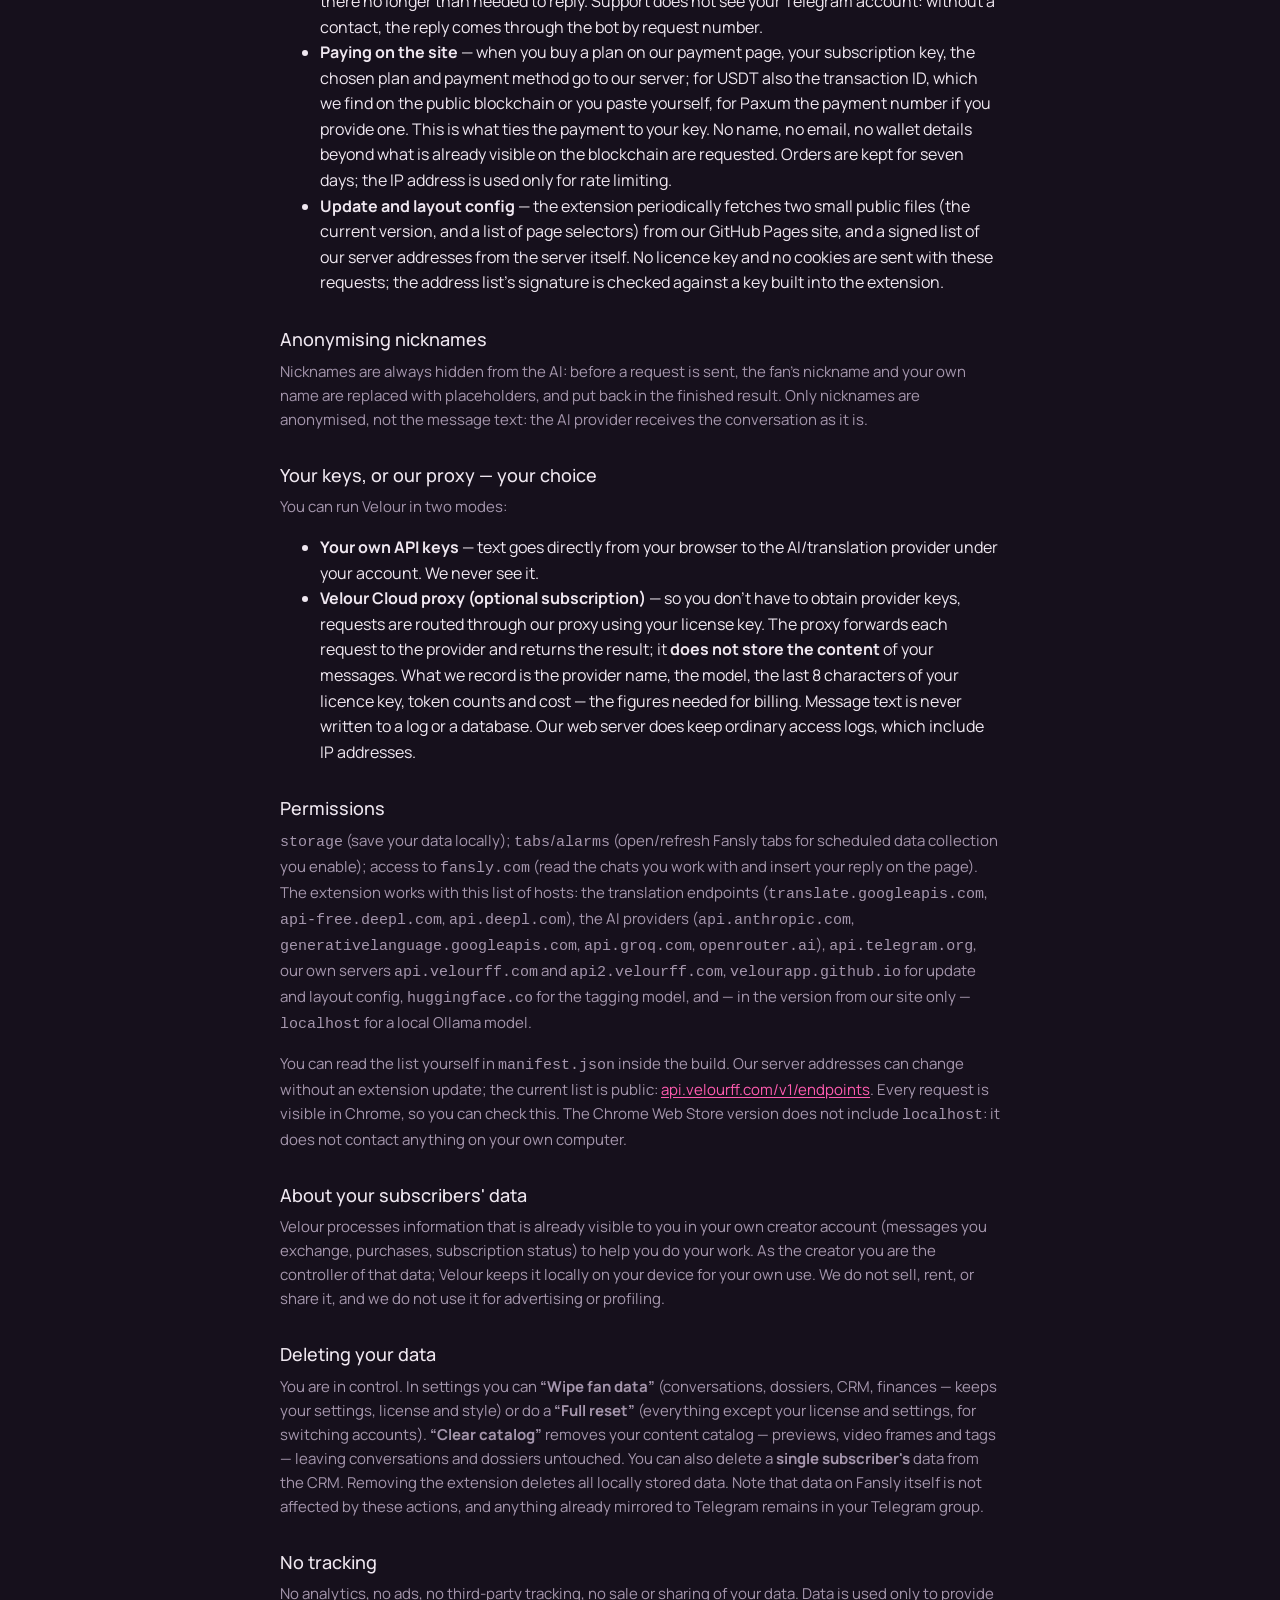
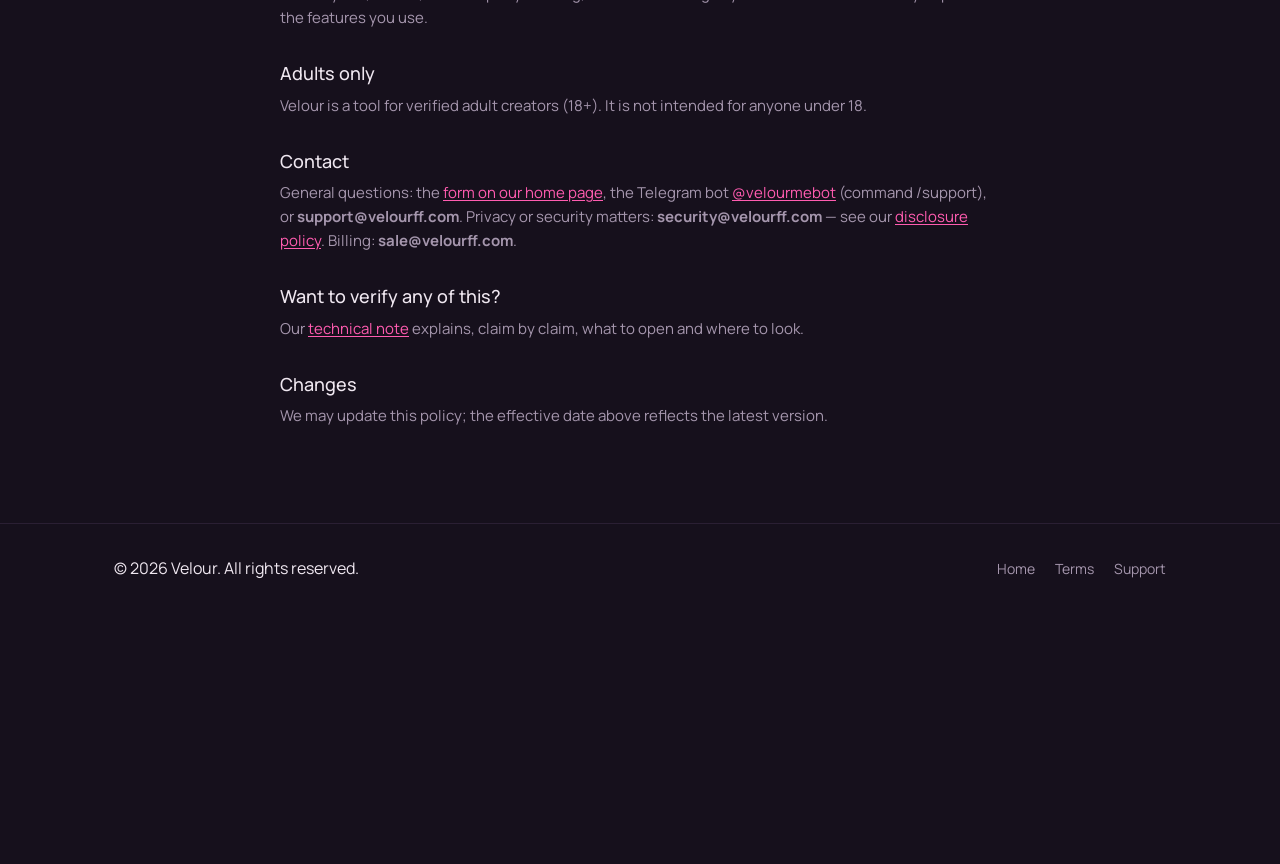
<file: privacy.html>
<!DOCTYPE html>
<!-- Адрес оставлен ради старых ссылок; единая политика — privacy-full.html. -->
<html lang="en">
<head>
<meta charset="UTF-8">
<meta name="viewport" content="width=device-width, initial-scale=1">
<title>Privacy Policy — Velour</title>
<meta name="robots" content="noindex">
<link rel="canonical" href="https://velourff.com/privacy-full">
<meta http-equiv="refresh" content="0; url=privacy-full.html">
<link rel="stylesheet" href="style.css?v=20261104">
<link rel="icon" href="/favicon.ico" sizes="16x16 32x32 48x48">
<link rel="icon" href="/icon-192.png" type="image/png" sizes="192x192">
<link rel="icon" href="/favicon.svg" type="image/svg+xml">
<link rel="apple-touch-icon" href="/apple-touch-icon.png">
</head>
<body>
<main class="container" style="padding:64px 16px">
  <p>Политика конфиденциальности Velour теперь одна: <a href="privacy-full.html">privacy-full.html</a>.</p>
  <p>Velour's privacy policy now lives in one place: <a href="privacy-full.html">privacy-full.html</a>.</p>
</main>
</body>
</html>
</file>
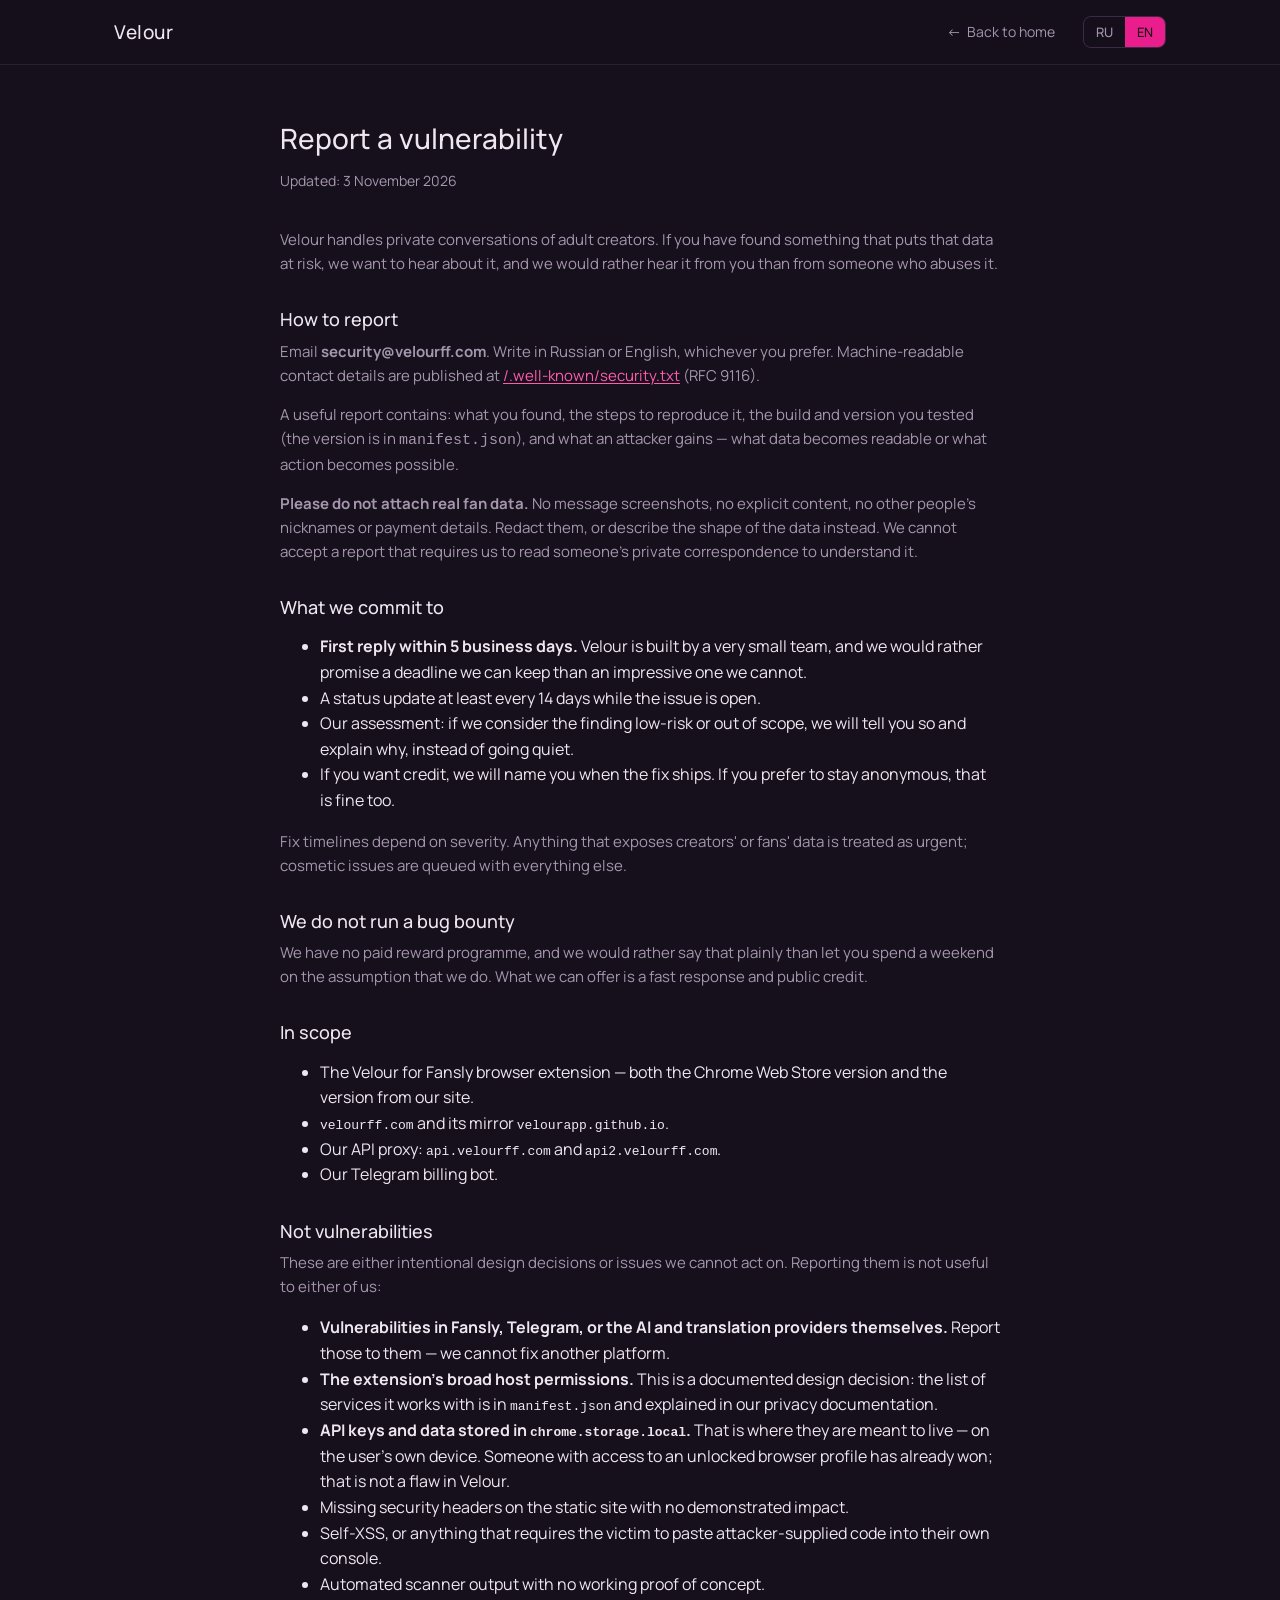
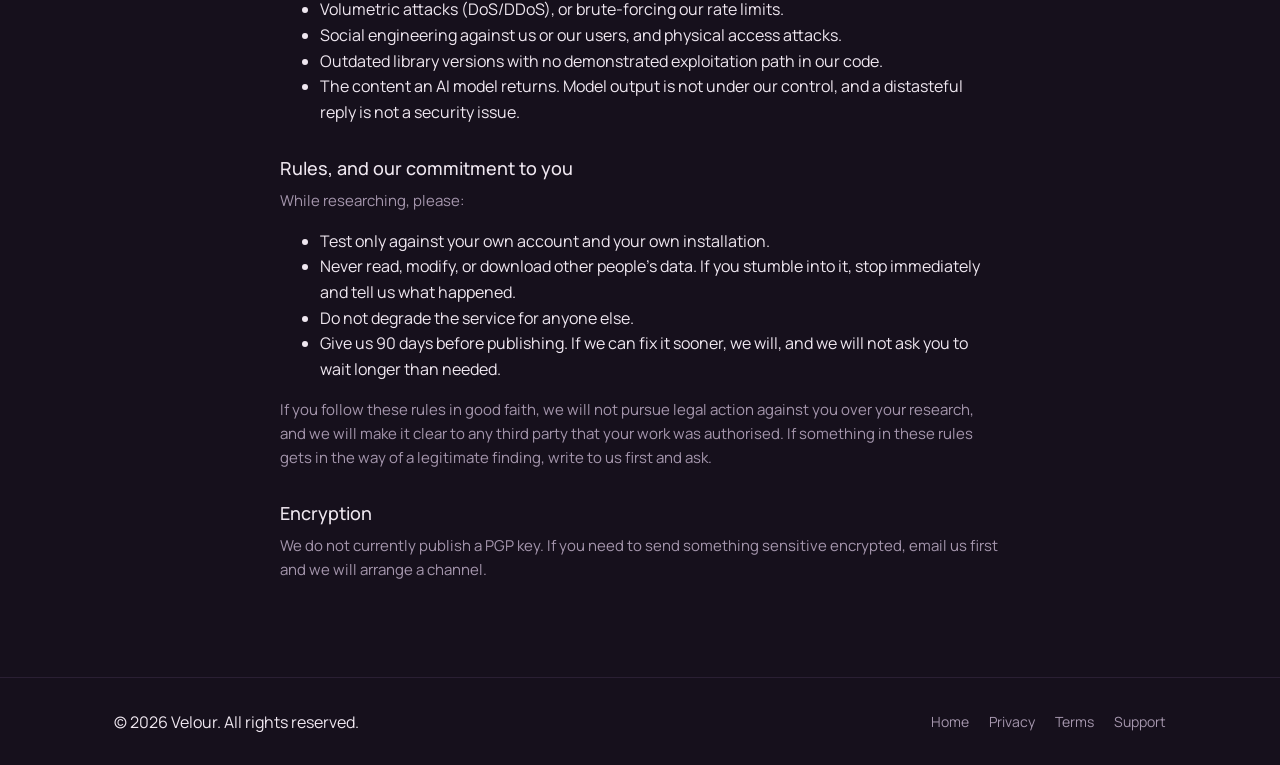
<file: security.html>
<!DOCTYPE html>
<html lang="en"
      data-title-ru="Сообщить об уязвимости — Velour"
      data-title-en="Report a vulnerability — Velour"
      data-desc-ru="Как сообщить о найденной уязвимости в Velour: куда писать, за какое время отвечаем, что входит в область проверки и что уязвимостью не считается."
      data-desc-en="How to report a security vulnerability in Velour: where to write, our response times, what is in scope and what we do not treat as a vulnerability.">
<head>
<meta charset="UTF-8">
<meta name="viewport" content="width=device-width, initial-scale=1">
<title>Report a vulnerability — Velour</title>
<meta name="description" content="How to report a security vulnerability in Velour: where to write, our response times, what is in scope and what we do not treat as a vulnerability.">
<link rel="canonical" href="https://velourff.com/security">
<meta property="og:type" content="website">
<meta property="og:site_name" content="Velour">
<meta property="og:title" content="Report a vulnerability — Velour">
<meta property="og:description" content="How to report a security vulnerability in Velour: where to write, our response times, what is in scope and what we do not treat as a vulnerability.">
<meta property="og:url" content="https://velourff.com/security">
<meta property="og:image" content="https://velourff.com/assets/og.png">
<meta property="og:image:width" content="1200">
<meta property="og:image:height" content="630">
<meta property="og:image:alt" content="Velour, Fansly creator toolkit: the Velour panel in English next to a Fansly chat in Spanish">
<meta name="twitter:card" content="summary_large_image">
<link rel="preconnect" href="https://fonts.googleapis.com">
<link rel="preconnect" href="https://fonts.gstatic.com" crossorigin>
<link href="https://fonts.googleapis.com/css2?family=Manrope:wght@400;500;600&display=swap" rel="stylesheet">
<link rel="stylesheet" href="style.css?v=20261104">
<link rel="icon" href="/favicon.ico" sizes="16x16 32x32 48x48">
<link rel="icon" href="/icon-192.png" type="image/png" sizes="192x192">
<link rel="icon" href="/favicon.svg" type="image/svg+xml">
<link rel="apple-touch-icon" href="/apple-touch-icon.png">
</head>
<body>
<a class="skip-link" href="#main">
  <span data-lang="ru">К содержимому</span><span data-lang="en">Skip to content</span>
</a>

<header class="site-header">
  <div class="container">
    <a class="logo" href="index.html">Velour</a>
    <div class="header-right">
      <a class="back-link" href="index.html">
        ← <span data-lang="ru">На главную</span><span data-lang="en">Back to home</span>
      </a>
      <div class="lang-switch" role="group" aria-label="Language / Язык">
        <button type="button" data-set-lang="ru" aria-pressed="false">RU</button>
        <button type="button" data-set-lang="en" aria-pressed="false">EN</button>
      </div>
    </div>
  </div>
</header>

<main id="main">
  <div class="container">
    <article class="policy">
      <h1><span data-lang="ru">Сообщить об уязвимости</span><span data-lang="en">Report a vulnerability</span></h1>
      <p class="effective-date"><span data-lang="ru">Обновлено: 03.11.2026</span><span data-lang="en">Updated: 3 November 2026</span></p>

      <!-- EN -->
      <div data-lang="en">
        <p>Velour handles private conversations of adult creators. If you have found something that puts that data at risk, we want to hear about it, and we would rather hear it from you than from someone who abuses it.</p>

        <h2>How to report</h2>
        <p>Email <strong>security@velourff.com</strong>. Write in Russian or English, whichever you prefer. Machine-readable contact details are published at <a href="/.well-known/security.txt">/.well-known/security.txt</a> (RFC 9116).</p>
        <p>A useful report contains: what you found, the steps to reproduce it, the build and version you tested (the version is in <code>manifest.json</code>), and what an attacker gains — what data becomes readable or what action becomes possible.</p>
        <p><strong>Please do not attach real fan data.</strong> No message screenshots, no explicit content, no other people's nicknames or payment details. Redact them, or describe the shape of the data instead. We cannot accept a report that requires us to read someone's private correspondence to understand it.</p>

        <h2>What we commit to</h2>
        <ul>
          <li><strong>First reply within 5 business days.</strong> Velour is built by a very small team, and we would rather promise a deadline we can keep than an impressive one we cannot.</li>
          <li>A status update at least every 14 days while the issue is open.</li>
          <li>Our assessment: if we consider the finding low-risk or out of scope, we will tell you so and explain why, instead of going quiet.</li>
          <li>If you want credit, we will name you when the fix ships. If you prefer to stay anonymous, that is fine too.</li>
        </ul>
        <p>Fix timelines depend on severity. Anything that exposes creators' or fans' data is treated as urgent; cosmetic issues are queued with everything else.</p>

        <h2>We do not run a bug bounty</h2>
        <p>We have no paid reward programme, and we would rather say that plainly than let you spend a weekend on the assumption that we do. What we can offer is a fast response and public credit.</p>

        <h2>In scope</h2>
        <ul>
          <li>The Velour for Fansly browser extension — both the Chrome Web Store version and the version from our site.</li>
          <li><code>velourff.com</code> and its mirror <code>velourapp.github.io</code>.</li>
          <li>Our API proxy: <code>api.velourff.com</code> and <code>api2.velourff.com</code>.</li>
          <li>Our Telegram billing bot.</li>
        </ul>

        <h2>Not vulnerabilities</h2>
        <p>These are either intentional design decisions or issues we cannot act on. Reporting them is not useful to either of us:</p>
        <ul>
          <li><strong>Vulnerabilities in Fansly, Telegram, or the AI and translation providers themselves.</strong> Report those to them — we cannot fix another platform.</li>
          <li><strong>The extension's broad host permissions.</strong> This is a documented design decision: the list of services it works with is in <code>manifest.json</code> and explained in our privacy documentation.</li>
          <li><strong>API keys and data stored in <code>chrome.storage.local</code>.</strong> That is where they are meant to live — on the user's own device. Someone with access to an unlocked browser profile has already won; that is not a flaw in Velour.</li>
          <li>Missing security headers on the static site with no demonstrated impact.</li>
          <li>Self-XSS, or anything that requires the victim to paste attacker-supplied code into their own console.</li>
          <li>Automated scanner output with no working proof of concept.</li>
          <li>Volumetric attacks (DoS/DDoS), or brute-forcing our rate limits.</li>
          <li>Social engineering against us or our users, and physical access attacks.</li>
          <li>Outdated library versions with no demonstrated exploitation path in our code.</li>
          <li>The content an AI model returns. Model output is not under our control, and a distasteful reply is not a security issue.</li>
        </ul>

        <h2>Rules, and our commitment to you</h2>
        <p>While researching, please:</p>
        <ul>
          <li>Test only against your own account and your own installation.</li>
          <li>Never read, modify, or download other people's data. If you stumble into it, stop immediately and tell us what happened.</li>
          <li>Do not degrade the service for anyone else.</li>
          <li>Give us 90 days before publishing. If we can fix it sooner, we will, and we will not ask you to wait longer than needed.</li>
        </ul>
        <p>If you follow these rules in good faith, we will not pursue legal action against you over your research, and we will make it clear to any third party that your work was authorised. If something in these rules gets in the way of a legitimate finding, write to us first and ask.</p>

        <h2>Encryption</h2>
        <p>We do not currently publish a PGP key. If you need to send something sensitive encrypted, email us first and we will arrange a channel.</p>
      </div>

      <!-- RU -->
      <div data-lang="ru">
        <p>Через Velour проходит личная переписка криейторов adult-контента. Если вы нашли что-то, что ставит эти данные под удар, мы хотим об этом знать — и предпочтём услышать это от вас, а не от того, кто этим воспользуется.</p>

        <h2>Как сообщить</h2>
        <p>Пишите на <strong>security@velourff.com</strong>, по-русски или по-английски — как удобнее. Машиночитаемые контакты опубликованы по адресу <a href="/.well-known/security.txt">/.well-known/security.txt</a> (RFC 9116).</p>
        <p>Полезное сообщение содержит: что вы нашли, шаги воспроизведения, сборку и версию, на которой вы проверяли (версия есть в <code>manifest.json</code>), и что это даёт атакующему — какие данные становятся доступны или какое действие становится возможным.</p>
        <p><strong>Пожалуйста, не прикладывайте реальные данные фанов.</strong> Ни скриншотов переписки, ни explicit-контента, ни чужих ников и платёжных данных. Замажьте их или опишите структуру данных словами. Мы не можем принять сообщение, для понимания которого нужно прочитать чью-то личную переписку.</p>

        <h2>Что мы обещаем</h2>
        <ul>
          <li><strong>Первый ответ в течение 5 рабочих дней.</strong> Velour делает очень маленькая команда, и мы лучше пообещаем срок, который выдержим, чем красивый, который не выдержим.</li>
          <li>Обновление статуса не реже раза в 14 дней, пока вопрос открыт.</li>
          <li>Нашу оценку: если мы считаем находку малозначимой или вне области проверки, мы так и скажем и объясним почему, а не замолчим.</li>
          <li>Если хотите — укажем вас в благодарностях, когда выйдет исправление. Хотите остаться анонимным — тоже нормально.</li>
        </ul>
        <p>Сроки исправления зависят от серьёзности. Всё, что раскрывает данные криейторов или их фанов, считаем срочным; косметика встаёт в общую очередь.</p>

        <h2>Программы вознаграждений у нас нет</h2>
        <p>Платного bug bounty мы не ведём, и лучше скажем это прямо, чем дадим вам потратить выходные в расчёте на выплату. Что мы можем дать — быстрый ответ и публичное упоминание.</p>

        <h2>Область проверки</h2>
        <ul>
          <li>Расширение Velour for Fansly — и версия из Chrome Web Store, и версия с нашего сайта.</li>
          <li><code>velourff.com</code> и зеркало <code>velourapp.github.io</code>.</li>
          <li>Наш API-прокси: <code>api.velourff.com</code> и <code>api2.velourff.com</code>.</li>
          <li>Наш биллинговый бот в Телеграме.</li>
        </ul>

        <h2>Что мы не считаем уязвимостью</h2>
        <p>Это либо осознанные проектные решения, либо то, с чем мы ничего не можем сделать. Сообщать о таком бесполезно для обеих сторон:</p>
        <ul>
          <li><strong>Уязвимости самих Fansly, Telegram, а также AI- и переводческих провайдеров.</strong> Сообщайте им — чужую площадку мы починить не можем.</li>
          <li><strong>Широкий список хостов у расширения.</strong> Это задокументированное решение: список сервисов, с которыми работает расширение, лежит в <code>manifest.json</code> и разобран в нашей документации о приватности.</li>
          <li><strong>API-ключи и данные в <code>chrome.storage.local</code>.</strong> Им там и место — на устройстве самого пользователя. У кого есть доступ к разлоченному профилю браузера, тот уже выиграл; это не изъян Velour.</li>
          <li>Отсутствие security-заголовков на статическом сайте без демонстрации влияния.</li>
          <li>Self-XSS и всё, что требует от жертвы самостоятельно вставить чужой код себе в консоль.</li>
          <li>Вывод автоматических сканеров без рабочего подтверждения.</li>
          <li>Объёмные атаки (DoS/DDoS) и перебор наших лимитов запросов.</li>
          <li>Социальная инженерия против нас или наших пользователей, а также атаки с физическим доступом.</li>
          <li>Устаревшие версии библиотек без показанного пути эксплуатации в нашем коде.</li>
          <li>Содержание ответов ИИ. Вывод модели нам не подконтролен, а неудачная реплика — не проблема безопасности.</li>
        </ul>

        <h2>Правила и наши обязательства</h2>
        <p>Во время исследования, пожалуйста:</p>
        <ul>
          <li>Проверяйте только на своём аккаунте и своей установке.</li>
          <li>Никогда не читайте, не изменяйте и не выгружайте чужие данные. Наткнулись случайно — немедленно остановитесь и расскажите нам, что произошло.</li>
          <li>Не ухудшайте работу сервиса для других.</li>
          <li>Дайте нам 90 дней до публикации. Успеем раньше — исправим раньше, и просить ждать дольше нужного не станем.</li>
        </ul>
        <p>Если вы добросовестно следуете этим правилам, мы не будем инициировать против вас юридические действия из-за исследования и подтвердим третьим лицам, что ваша работа была санкционирована. Если какое-то из правил мешает разобрать реальную находку — напишите нам заранее и спросите.</p>

        <h2>Шифрование</h2>
        <p>PGP-ключ мы пока не публикуем. Если нужно передать что-то чувствительное в зашифрованном виде — напишите, договоримся о канале.</p>
      </div>
    </article>
  </div>
</main>

<footer class="site-footer">
  <div class="container">
    <div class="footer-row">
      <div>© 2026 Velour. <span data-lang="ru">Все права защищены.</span><span data-lang="en">All rights reserved.</span></div>
      <div class="footer-links">
        <a href="index.html"><span data-lang="ru">Главная</span><span data-lang="en">Home</span></a>
        <a href="privacy-full.html"><span data-lang="ru">Приватность</span><span data-lang="en">Privacy</span></a>
        <a href="terms.html"><span data-lang="ru">Условия</span><span data-lang="en">Terms</span></a>
        <a href="https://t.me/velourapp"><span data-lang="ru">Поддержка</span><span data-lang="en">Support</span></a>
      </div>
    </div>
  </div>
</footer>

<script src="lang.js?v=20261104" defer></script>
</body>
</html>
</file>
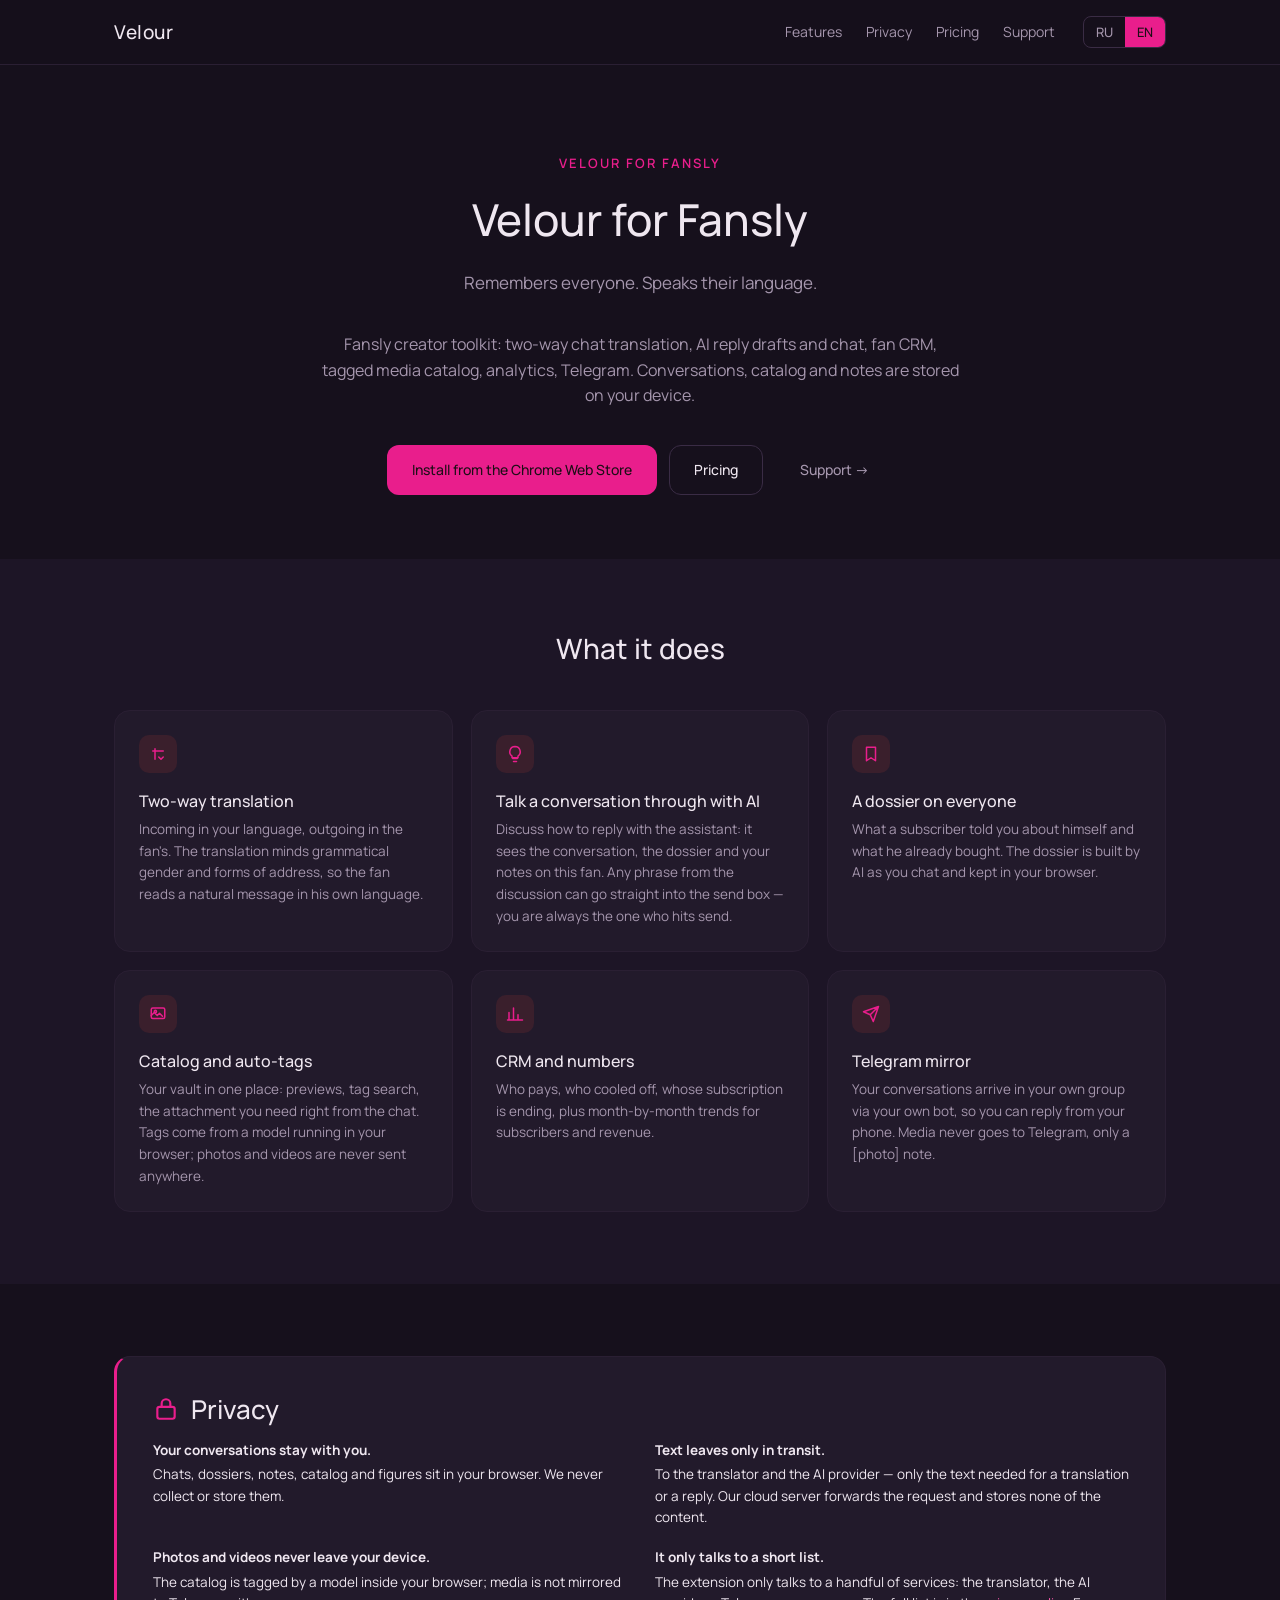
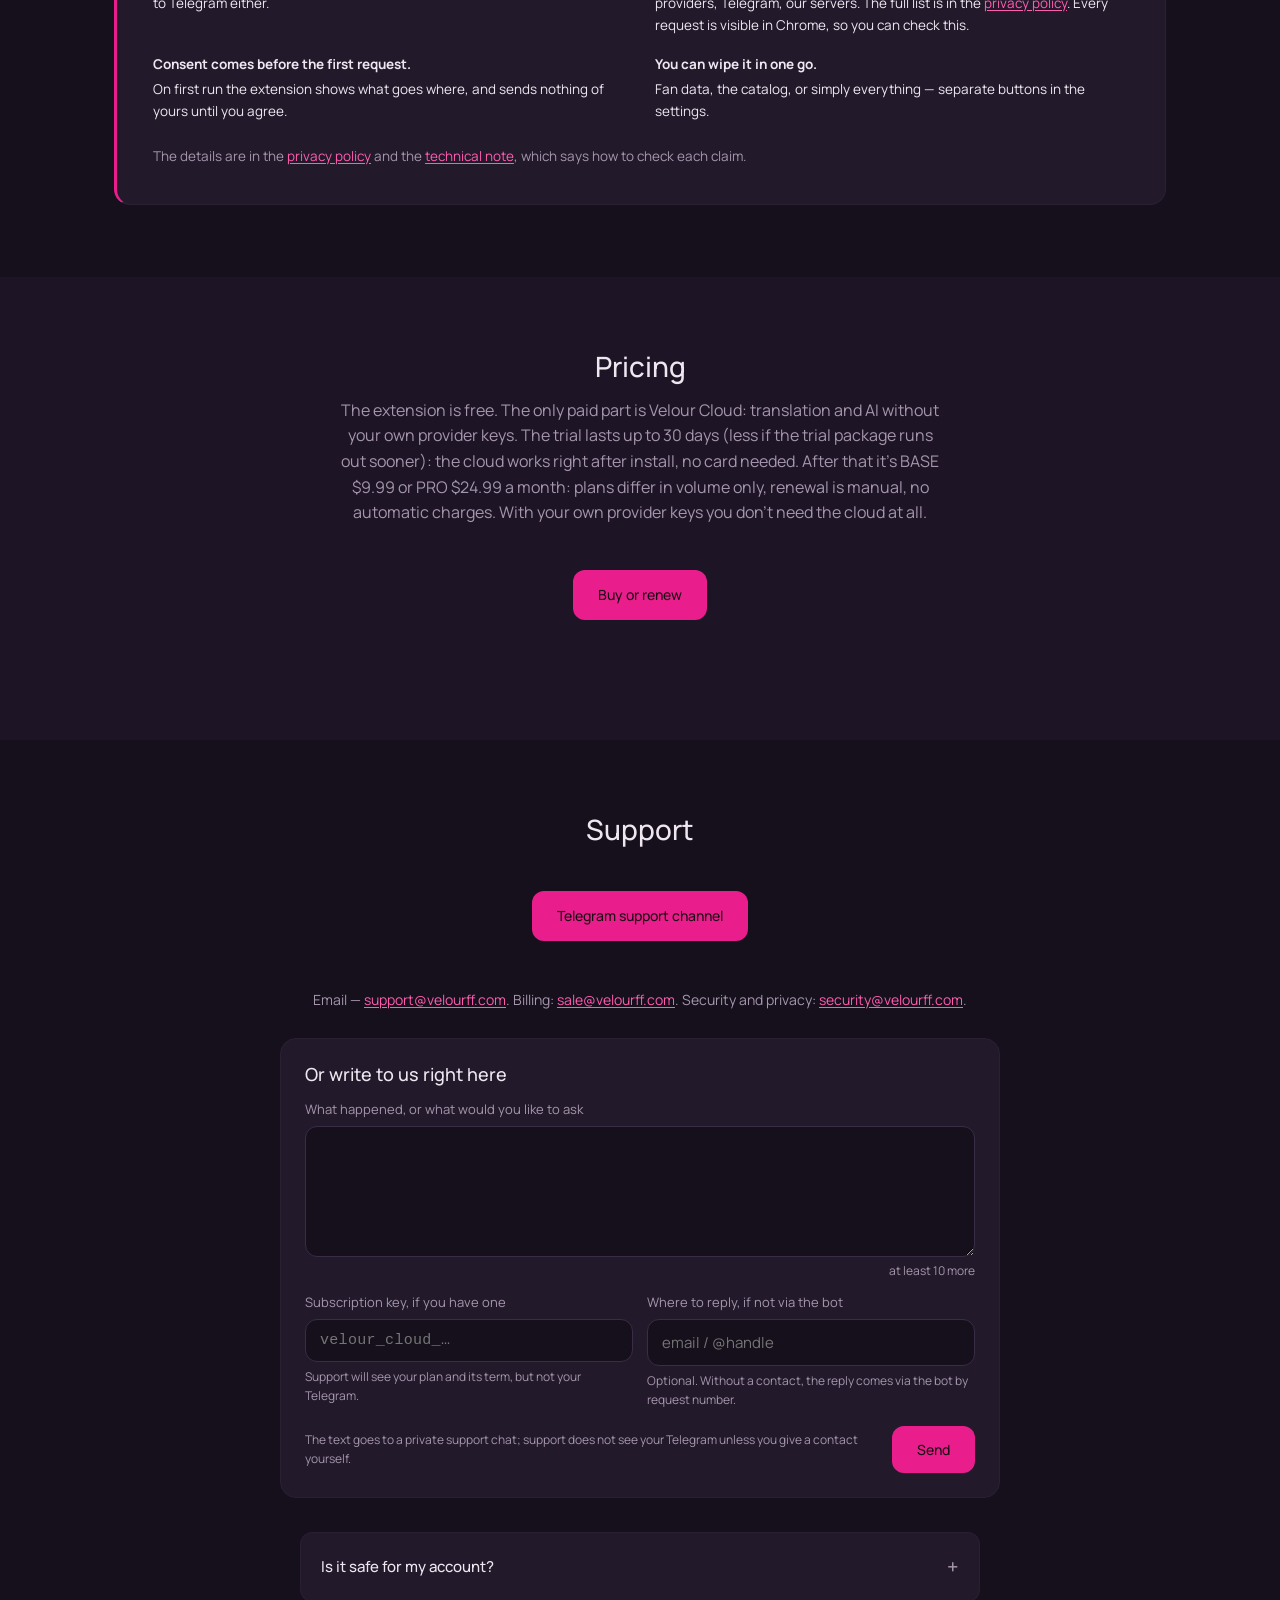
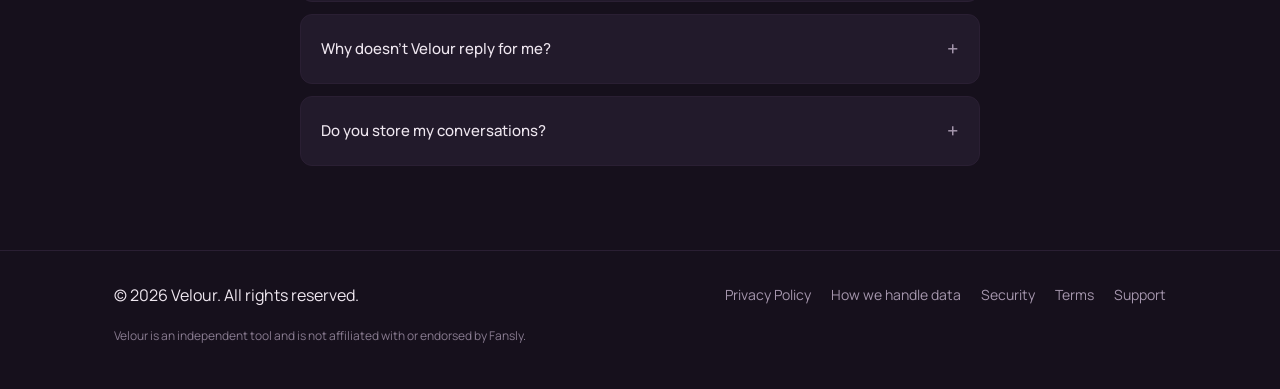
<file: store.html>
<!DOCTYPE html>
<!-- Домашняя страница листинга в магазине. Описывает ровно ту версию, что лежит в магазине; правила — CLAUDE.md, раздел «Лендинг». -->
<html lang="en"
      data-title-ru="Velour for Fansly — ассистент в общении"
      data-title-en="Velour for Fansly — creator toolkit"
      data-desc-ru="Velour for Fansly в Chrome Web Store: перевод переписки в обе стороны, черновики ответов с ИИ, CRM фанов и каталог с тегами. Переписка, каталог и заметки хранятся на вашем устройстве."
      data-desc-en="Velour for Fansly in the Chrome Web Store: two-way chat translation, AI reply drafts, fan CRM and a tagged media catalog. Conversations, catalog and notes are stored on your device.">
<head>
<meta charset="UTF-8">
<meta name="viewport" content="width=device-width, initial-scale=1">
<title>Velour for Fansly — creator toolkit</title>
<meta name="description" content="Velour for Fansly in the Chrome Web Store: two-way chat translation, AI reply drafts, fan CRM and a tagged media catalog. Conversations, catalog and notes are stored on your device.">
<link rel="canonical" href="https://velourff.com/store">
<meta property="og:type" content="website">
<meta property="og:site_name" content="Velour">
<meta property="og:title" content="Velour for Fansly — creator toolkit">
<meta property="og:description" content="Velour for Fansly in the Chrome Web Store: two-way chat translation, AI reply drafts, fan CRM and a tagged media catalog. Conversations, catalog and notes are stored on your device.">
<meta property="og:url" content="https://velourff.com/store">
<meta property="og:image" content="https://velourff.com/assets/og.png">
<meta property="og:image:width" content="1200">
<meta property="og:image:height" content="630">
<meta property="og:image:alt" content="Velour, Fansly creator toolkit: the Velour panel in English next to a Fansly chat in Spanish">
<meta name="twitter:card" content="summary_large_image">
<link rel="preconnect" href="https://fonts.googleapis.com">
<link rel="preconnect" href="https://fonts.gstatic.com" crossorigin>
<link href="https://fonts.googleapis.com/css2?family=Manrope:wght@400;500;600&display=swap" rel="stylesheet">
<link rel="stylesheet" href="style.css?v=20261104">
<link rel="icon" href="/favicon.ico" sizes="16x16 32x32 48x48">
<link rel="icon" href="/icon-192.png" type="image/png" sizes="192x192">
<link rel="icon" href="/favicon.svg" type="image/svg+xml">
<link rel="apple-touch-icon" href="/apple-touch-icon.png">
</head>
<body>
<a class="skip-link" href="#main">
  <span data-lang="ru">К содержимому</span><span data-lang="en">Skip to content</span>
</a>

<header class="site-header">
  <div class="container">
    <a class="logo" href="#top">Velour</a>
    <div class="header-right">
      <nav class="main-nav" aria-label="Навигация по странице">
        <a href="#features"><span data-lang="ru">Возможности</span><span data-lang="en">Features</span></a>
        <a href="#privacy"><span data-lang="ru">Приватность</span><span data-lang="en">Privacy</span></a>
        <a href="#pricing"><span data-lang="ru">Тарифы</span><span data-lang="en">Pricing</span></a>
        <a href="#support"><span data-lang="ru">Поддержка</span><span data-lang="en">Support</span></a>
      </nav>
      <div class="lang-switch" role="group" aria-label="Language / Язык">
        <button type="button" data-set-lang="ru" aria-pressed="false">RU</button>
        <button type="button" data-set-lang="en" aria-pressed="false">EN</button>
      </div>
    </div>
  </div>
</header>

<main id="main">

  <section class="hero" id="top">
    <div class="container">
      <div class="kicker">VELOUR FOR FANSLY</div>
      <h1>Velour for Fansly</h1>
      <p class="lede" data-lang="ru">Помнит каждого. Говорит на его языке.</p>
      <p class="lede" data-lang="en">Remembers everyone. Speaks their language.</p>
      <p data-lang="ru" style="max-width:640px;margin:0 auto 36px">Ассистент в общении на Fansly: перевод переписки в обе стороны, черновики ответов и чат с ИИ, CRM фанов, каталог с тегами, аналитика, Телеграм. Переписка, каталог и заметки хранятся на вашем устройстве.</p>
      <p data-lang="en" style="max-width:640px;margin:0 auto 36px">Fansly creator toolkit: two-way chat translation, AI reply drafts and chat, fan CRM, tagged media catalog, analytics, Telegram. Conversations, catalog and notes are stored on your device.</p>
      <div class="hero-actions">
        <a class="btn btn-primary" href="https://chromewebstore.google.com/detail/gcjeaeeijdigklihgbaoanhimchiajji">
          <span data-lang="ru">Установить из Chrome Web Store</span><span data-lang="en">Install from the Chrome Web Store</span>
        </a>
        <a class="btn btn-secondary" href="#pricing">
          <span data-lang="ru">Тарифы</span><span data-lang="en">Pricing</span>
        </a>
        <a class="btn btn-ghost" href="https://t.me/velourapp">
          <span data-lang="ru">Поддержка →</span><span data-lang="en">Support →</span>
        </a>
      </div>
    </div>
  </section>

  <section class="section-alt" id="features">
    <div class="container">
      <div class="section-head">
        <h2><span data-lang="ru">Что умеет</span><span data-lang="en">What it does</span></h2>
      </div>
      <div class="feature-grid">

        <div class="feature-card">
          <div class="feature-icon" aria-hidden="true">
            <svg width="18" height="18" viewBox="0 0 24 24" fill="none" stroke="#e91e8c" stroke-width="2"><path d="M5 8h14M8 5v14M19 16l-3 3-3-3" stroke-linecap="round" stroke-linejoin="round"/></svg>
          </div>
          <h3><span data-lang="ru">Перевод в обе стороны</span><span data-lang="en">Two-way translation</span></h3>
          <p data-lang="ru">Входящие — на вашем языке, исходящие — на языке фана. Перевод следит за родом и обращениями, так что фан читает живое сообщение на родном языке.</p>
          <p data-lang="en">Incoming in your language, outgoing in the fan's. The translation minds grammatical gender and forms of address, so the fan reads a natural message in his own language.</p>
        </div>

        <div class="feature-card">
          <div class="feature-icon" aria-hidden="true">
            <svg width="18" height="18" viewBox="0 0 24 24" fill="none" stroke="#e91e8c" stroke-width="2"><path d="M9 18h6M10 22h4M12 2a7 7 0 0 0-4 12.7V17h8v-2.3A7 7 0 0 0 12 2z" stroke-linecap="round" stroke-linejoin="round"/></svg>
          </div>
          <h3><span data-lang="ru">Разговор с ИИ о диалоге</span><span data-lang="en">Talk a conversation through with AI</span></h3>
          <p data-lang="ru">Обсудите с ассистентом, как ответить: он видит переписку, досье и ваши заметки по этому фану. Любую фразу из разговора можно вставить в поле отправки — отправляете всегда вы сами.</p>
          <p data-lang="en">Discuss how to reply with the assistant: it sees the conversation, the dossier and your notes on this fan. Any phrase from the discussion can go straight into the send box — you are always the one who hits send.</p>
        </div>

        <div class="feature-card">
          <div class="feature-icon" aria-hidden="true">
            <svg width="18" height="18" viewBox="0 0 24 24" fill="none" stroke="#e91e8c" stroke-width="2"><path d="M6 3h12v18l-6-4-6 4V3z" stroke-linecap="round" stroke-linejoin="round"/></svg>
          </div>
          <h3><span data-lang="ru">Досье на каждого</span><span data-lang="en">A dossier on everyone</span></h3>
          <p data-lang="ru">Что подписчик рассказал о себе и что уже покупал. Досье собирает ИИ по ходу переписки и хранит у вас в браузере.</p>
          <p data-lang="en">What a subscriber told you about himself and what he already bought. The dossier is built by AI as you chat and kept in your browser.</p>
        </div>

        <div class="feature-card">
          <div class="feature-icon" aria-hidden="true">
            <svg width="18" height="18" viewBox="0 0 24 24" fill="none" stroke="#e91e8c" stroke-width="2"><rect x="3" y="4" width="18" height="14" rx="2"/><path d="m3 14 4-4 4 4 3-3 4 4" stroke-linecap="round" stroke-linejoin="round"/><circle cx="8.5" cy="8.5" r="1.5"/></svg>
          </div>
          <h3><span data-lang="ru">Каталог и автотеги</span><span data-lang="en">Catalog and auto-tags</span></h3>
          <p data-lang="ru">Ваш vault в одном месте: превью, поиск по тегам, нужное вложение — прямо из чата. Теги проставляет модель у вас в браузере, фото и видео никуда не отправляются.</p>
          <p data-lang="en">Your vault in one place: previews, tag search, the attachment you need right from the chat. Tags come from a model running in your browser; photos and videos are never sent anywhere.</p>
        </div>

        <div class="feature-card">
          <div class="feature-icon" aria-hidden="true">
            <svg width="18" height="18" viewBox="0 0 24 24" fill="none" stroke="#e91e8c" stroke-width="2"><path d="M4 20V10M10 20V4M16 20v-7M22 20H2" stroke-linecap="round"/></svg>
          </div>
          <h3><span data-lang="ru">CRM и цифры</span><span data-lang="en">CRM and numbers</span></h3>
          <p data-lang="ru">Кто платит, кто остыл, у кого заканчивается подписка, и помесячная картина по подписчикам и выручке.</p>
          <p data-lang="en">Who pays, who cooled off, whose subscription is ending, plus month-by-month trends for subscribers and revenue.</p>
        </div>

        <div class="feature-card">
          <div class="feature-icon" aria-hidden="true">
            <svg width="18" height="18" viewBox="0 0 24 24" fill="none" stroke="#e91e8c" stroke-width="2"><path d="M22 2 11 13M22 2l-7 20-4-9-9-4 20-7z" stroke-linecap="round" stroke-linejoin="round"/></svg>
          </div>
          <h3><span data-lang="ru">Зеркало в Телеграме</span><span data-lang="en">Telegram mirror</span></h3>
          <p data-lang="ru">Переписка приходит в вашу собственную группу через вашего бота — можно ответить с телефона. Медиа в Телеграм не уходит, только пометка вида [фото].</p>
          <p data-lang="en">Your conversations arrive in your own group via your own bot, so you can reply from your phone. Media never goes to Telegram, only a [photo] note.</p>
        </div>

      </div>
    </div>
  </section>

  <section id="privacy">
    <div class="container">
      <div class="pledge">
        <div class="pledge-head">
          <svg width="26" height="26" viewBox="0 0 24 24" fill="none" stroke="#e91e8c" stroke-width="2" aria-hidden="true"><rect x="4" y="10" width="16" height="11" rx="2"/><path d="M8 10V7a4 4 0 0 1 8 0v3" stroke-linecap="round"/></svg>
          <h2><span data-lang="ru">Приватность</span><span data-lang="en">Privacy</span></h2>
        </div>
        <ul class="pledge-list">
          <li>
            <strong data-lang="ru">Переписка живёт у вас.</strong><strong data-lang="en">Your conversations stay with you.</strong>
            <span data-lang="ru">Диалоги, досье, заметки, каталог и цифры лежат в вашем браузере. Мы их не собираем и не храним.</span>
            <span data-lang="en">Chats, dossiers, notes, catalog and figures sit in your browser. We never collect or store them.</span>
          </li>
          <li>
            <strong data-lang="ru">Текст уходит только транзитом.</strong><strong data-lang="en">Text leaves only in transit.</strong>
            <span data-lang="ru">Переводчику и ИИ-провайдеру — ровно тот текст, который нужен для перевода или ответа. Наш облачный сервер передаёт запрос дальше и содержимое не сохраняет.</span>
            <span data-lang="en">To the translator and the AI provider — only the text needed for a translation or a reply. Our cloud server forwards the request and stores none of the content.</span>
          </li>
          <li>
            <strong data-lang="ru">Фото и видео никуда не уходят.</strong><strong data-lang="en">Photos and videos never leave your device.</strong>
            <span data-lang="ru">Каталог размечает модель внутри браузера; в Телеграм медиа тоже не пересылается.</span>
            <span data-lang="en">The catalog is tagged by a model inside your browser; media is not mirrored to Telegram either.</span>
          </li>
          <li>
            <strong data-lang="ru">Наружу — только по короткому списку.</strong><strong data-lang="en">It only talks to a short list.</strong>
            <span data-lang="ru">Расширение обращается лишь к нескольким сервисам: переводчик, ИИ-провайдеры, Телеграм, наши серверы. Весь список — в <a href="privacy-full.html">политике конфиденциальности</a>. Каждый запрос виден в Chrome, это можно проверить.</span>
            <span data-lang="en">The extension only talks to a handful of services: the translator, the AI providers, Telegram, our servers. The full list is in the <a href="privacy-full.html">privacy policy</a>. Every request is visible in Chrome, so you can check this.</span>
          </li>
          <li>
            <strong data-lang="ru">Согласие — до первого запроса.</strong><strong data-lang="en">Consent comes before the first request.</strong>
            <span data-lang="ru">При первом запуске расширение показывает, что и куда уходит, и не отправляет ничего вашего, пока вы не согласитесь.</span>
            <span data-lang="en">On first run the extension shows what goes where, and sends nothing of yours until you agree.</span>
          </li>
          <li>
            <strong data-lang="ru">Стереть можно в один заход.</strong><strong data-lang="en">You can wipe it in one go.</strong>
            <span data-lang="ru">Данные фанов, каталог или вообще всё — отдельными кнопками в настройках.</span>
            <span data-lang="en">Fan data, the catalog, or simply everything — separate buttons in the settings.</span>
          </li>
        </ul>
        <p class="pledge-foot" data-lang="ru">Подробно — в <a href="privacy-full.html">политике конфиденциальности</a> и <a href="whitepaper.html">технической записке</a>, где под каждым утверждением написано, как его проверить.</p>
        <p class="pledge-foot" data-lang="en">The details are in the <a href="privacy-full.html">privacy policy</a> and the <a href="whitepaper.html">technical note</a>, which says how to check each claim.</p>
      </div>
    </div>
  </section>

  <section class="section-alt" id="pricing">
    <div class="container">
      <div class="section-head">
        <h2><span data-lang="ru">Тарифы</span><span data-lang="en">Pricing</span></h2>
        <p data-lang="ru">Расширение бесплатное. Платное — только облако Velour: перевод и ИИ без собственных ключей провайдеров. Пробный период — до 30 дней (меньше, если пробный пакет закончится раньше): облако работает сразу после установки, без карты. Дальше — BASE $9.99 или PRO $24.99 в месяц: тарифы отличаются только объёмом, продление вручную, автосписаний нет. Со своими ключами провайдеров облако не нужно вовсе.</p>
        <p data-lang="en">The extension is free. The only paid part is Velour Cloud: translation and AI without your own provider keys. The trial lasts up to 30 days (less if the trial package runs out sooner): the cloud works right after install, no card needed. After that it's BASE $9.99 or PRO $24.99 a month: plans differ in volume only, renewal is manual, no automatic charges. With your own provider keys you don't need the cloud at all.</p>
      </div>
      <div class="support-cta">
        <a class="btn btn-primary" href="buy.html">
          <span data-lang="ru">Купить или продлить</span><span data-lang="en">Buy or renew</span>
        </a>
      </div>
    </div>
  </section>

  <section id="support">
    <div class="container">
      <div class="section-head">
        <h2><span data-lang="ru">Поддержка</span><span data-lang="en">Support</span></h2>
      </div>
      <div class="support-cta">
        <a class="btn btn-primary" href="https://t.me/velourapp">
          <span data-lang="ru">Канал поддержки в Телеграме</span><span data-lang="en">Telegram support channel</span>
        </a>
      </div>
      <p class="install-help">
        <span data-lang="ru">Почта — <a href="mailto:support@velourff.com">support@velourff.com</a>. Оплата: <a href="mailto:sale@velourff.com">sale@velourff.com</a>. Безопасность и приватность: <a href="mailto:security@velourff.com">security@velourff.com</a>.</span>
        <span data-lang="en">Email — <a href="mailto:support@velourff.com">support@velourff.com</a>. Billing: <a href="mailto:sale@velourff.com">sale@velourff.com</a>. Security and privacy: <a href="mailto:security@velourff.com">security@velourff.com</a>.</span>
      </p>
      <div class="sup">
        <form id="support-form" class="sup-form" autocomplete="off" novalidate>
          <h3><span data-lang="ru">Или напишите прямо отсюда</span><span data-lang="en">Or write to us right here</span></h3>

          <label class="buy-label" for="sup-msg"><span data-lang="ru">Что случилось или что хотите спросить</span><span data-lang="en">What happened, or what would you like to ask</span></label>
          <textarea id="sup-msg" class="buy-input sup-msg" rows="5" required></textarea>
          <div class="sup-count" id="sup-count" aria-live="polite"></div>

          <div class="sup-grid">
            <div>
              <label class="buy-label" for="sup-key"><span data-lang="ru">Ключ подписки, если есть</span><span data-lang="en">Subscription key, if you have one</span></label>
              <input id="sup-key" class="buy-input mono" type="text" spellcheck="false" autocapitalize="off" placeholder="velour_cloud_…">
              <div class="sup-hint"><span data-lang="ru">Поддержка увидит тариф и срок, но не ваш Телеграм.</span><span data-lang="en">Support will see your plan and its term, but not your Telegram.</span></div>
            </div>
            <div>
              <label class="buy-label" for="sup-contact"><span data-lang="ru">Куда ответить, если не в бота</span><span data-lang="en">Where to reply, if not via the bot</span></label>
              <input id="sup-contact" class="buy-input" type="text" spellcheck="false" placeholder="email / @handle">
              <div class="sup-hint"><span data-lang="ru">Необязательно. Без контакта ответ придёт в бота по номеру обращения.</span><span data-lang="en">Optional. Without a contact, the reply comes via the bot by request number.</span></div>
            </div>
          </div>

          <div class="sup-hp" aria-hidden="true"><label for="sup-hp">Website</label><input id="sup-hp" name="hp" type="text" tabindex="-1" autocomplete="off"></div>

          <div class="buy-nav sup-nav">
            <p class="sup-privacy">
              <span data-lang="ru">Текст обращения уходит в закрытый чат поддержки; ваш Телеграм поддержка не видит, если вы не укажете контакт сами.</span>
              <span data-lang="en">The text goes to a private support chat; support does not see your Telegram unless you give a contact yourself.</span>
            </p>
            <button type="submit" class="btn btn-primary" id="sup-send" disabled><span data-lang="ru">Отправить</span><span data-lang="en">Send</span></button>
          </div>
          <p class="buy-error" id="sup-error" role="alert" hidden></p>
        </form>
        <div id="support-done" class="sup-done" hidden></div>
      </div>

      <div class="faq">
        <details>
          <summary><span data-lang="ru">Это безопасно для аккаунта?</span><span data-lang="en">Is it safe for my account?</span></summary>
          <p data-lang="ru">Velour помогает вам, а не действует за вас: каждый ответ отправляете вы сами, автоматической отправки в расширении нет. Оно работает только в вашем браузере, на сайте Fansly, куда вы вошли сами: читает переписку, а по вашей команде переводит ответ на язык фана и отправляет его. Ответ пишете вы сами или берёте черновик ИИ и до отправки можете исправить его как угодно. Чтобы собирать данные, расширение может само открывать страницы вашего аккаунта: уведомления по умолчанию, а если вы включите интеграцию с Телеграмом или автообновление каталога, ещё сообщения, хранилище медиа, посты, подписчиков и кошелёк. Фанам ничего не уходит без вашей команды. Пароль и вход в аккаунт расширению не нужны.</p>
          <p data-lang="en">Velour helps you, it doesn't act for you: you send every reply yourself, there is no automatic sending in the extension. It runs only in your browser, on the Fansly site you signed in to yourself: it reads the conversation and, on your command, translates your reply into the fan's language and sends it. You write the reply yourself or take an AI draft, and you can change it any way you like before it goes out. To gather data, the extension can open pages of your account on its own: notifications by default, and if you turn on the Telegram integration or catalog auto-update, also messages, the media vault, posts, subscribers and the wallet. Nothing goes to fans without your command. The extension needs no password and never signs in to your account.</p>
        </details>
        <details>
          <summary><span data-lang="ru">Почему Velour не отвечает за меня?</span><span data-lang="en">Why doesn't Velour reply for me?</span></summary>
          <p data-lang="ru">Отвечать за вас просят чаще всего, и мы этого сознательно не делаем. Площадки запрещают ботов, которые пишут от имени криейтора, и за это блокируют аккаунты. Поэтому Velour берёт на себя подготовку: перевод и черновик ответа в вашем стиле. Черновик вы проверяете сами: отправляете как есть, правите или обсуждаете в ИИ-чате Velour. Фану текст уходит только по вашей команде. Аккаунт ваш, и последнее слово тоже ваше.</p>
          <p data-lang="en">Replying for you is the first thing people ask for, and we don't build that. Platforms ban bots that pose as the creator, and accounts get lost over it. So Velour does the preparation: translation and a draft reply in your voice. You check the draft yourself: send it as is, edit it, or talk it through in Velour's AI chat. Text goes to a fan only on your command. The account is yours, and so is the last word.</p>
        </details>
        <details>
          <summary><span data-lang="ru">Вы храните мои переписки?</span><span data-lang="en">Do you store my conversations?</span></summary>
          <p data-lang="ru">Нет. Переписки, досье, каталог и заметки лежат в вашем браузере и к нам не отправляются. Наружу текст идёт только транзитом — переводчику и ИИ-провайдеру, чтобы вернуть результат.</p>
          <p data-lang="en">No. Conversations, dossiers, catalog and notes live in your browser and are never uploaded to us. Text only leaves in transit — to the translator and the AI provider, to return a result.</p>
        </details>
      </div>
    </div>
  </section>

</main>

<footer class="site-footer">
  <div class="container">
    <div class="footer-row">
      <div>© 2026 Velour. <span data-lang="ru">Все права защищены.</span><span data-lang="en">All rights reserved.</span></div>
      <div class="footer-links">
        <a href="privacy-full.html">Privacy Policy</a>
        <a href="whitepaper.html"><span data-lang="ru">Как мы обращаемся с данными</span><span data-lang="en">How we handle data</span></a>
        <a href="security.html"><span data-lang="ru">Безопасность</span><span data-lang="en">Security</span></a>
        <a href="terms.html"><span data-lang="ru">Условия</span><span data-lang="en">Terms</span></a>
        <a href="https://t.me/velourapp"><span data-lang="ru">Поддержка</span><span data-lang="en">Support</span></a>
      </div>
    </div>
    <p class="footer-disclaimer" data-lang="ru">Velour — независимый инструмент: он не связан с Fansly, и Fansly его не одобряла.</p>
    <p class="footer-disclaimer" data-lang="en">Velour is an independent tool and is not affiliated with or endorsed by Fansly.</p>
  </div>
</footer>

<script src="lang.js?v=20261104" defer></script>
<script src="support.js?v=20261104" defer></script>
</body>
</html>
</file>
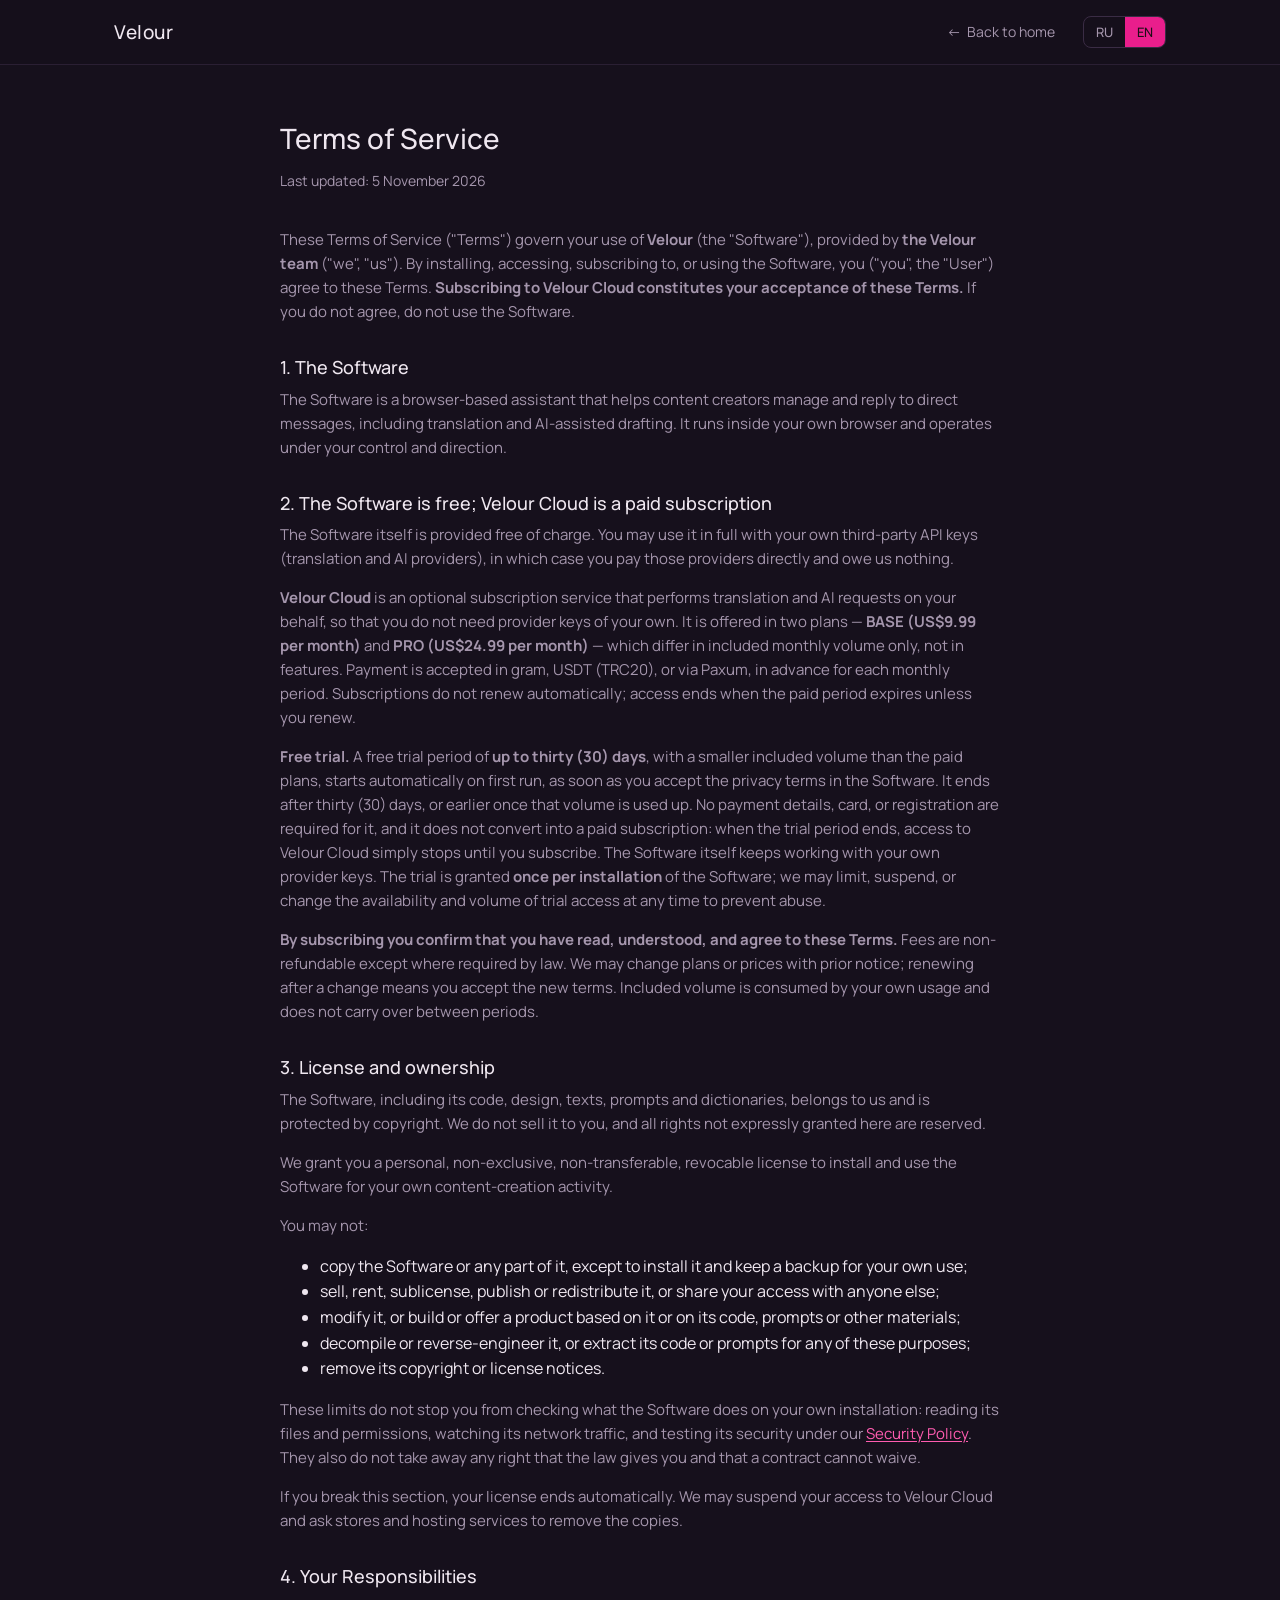
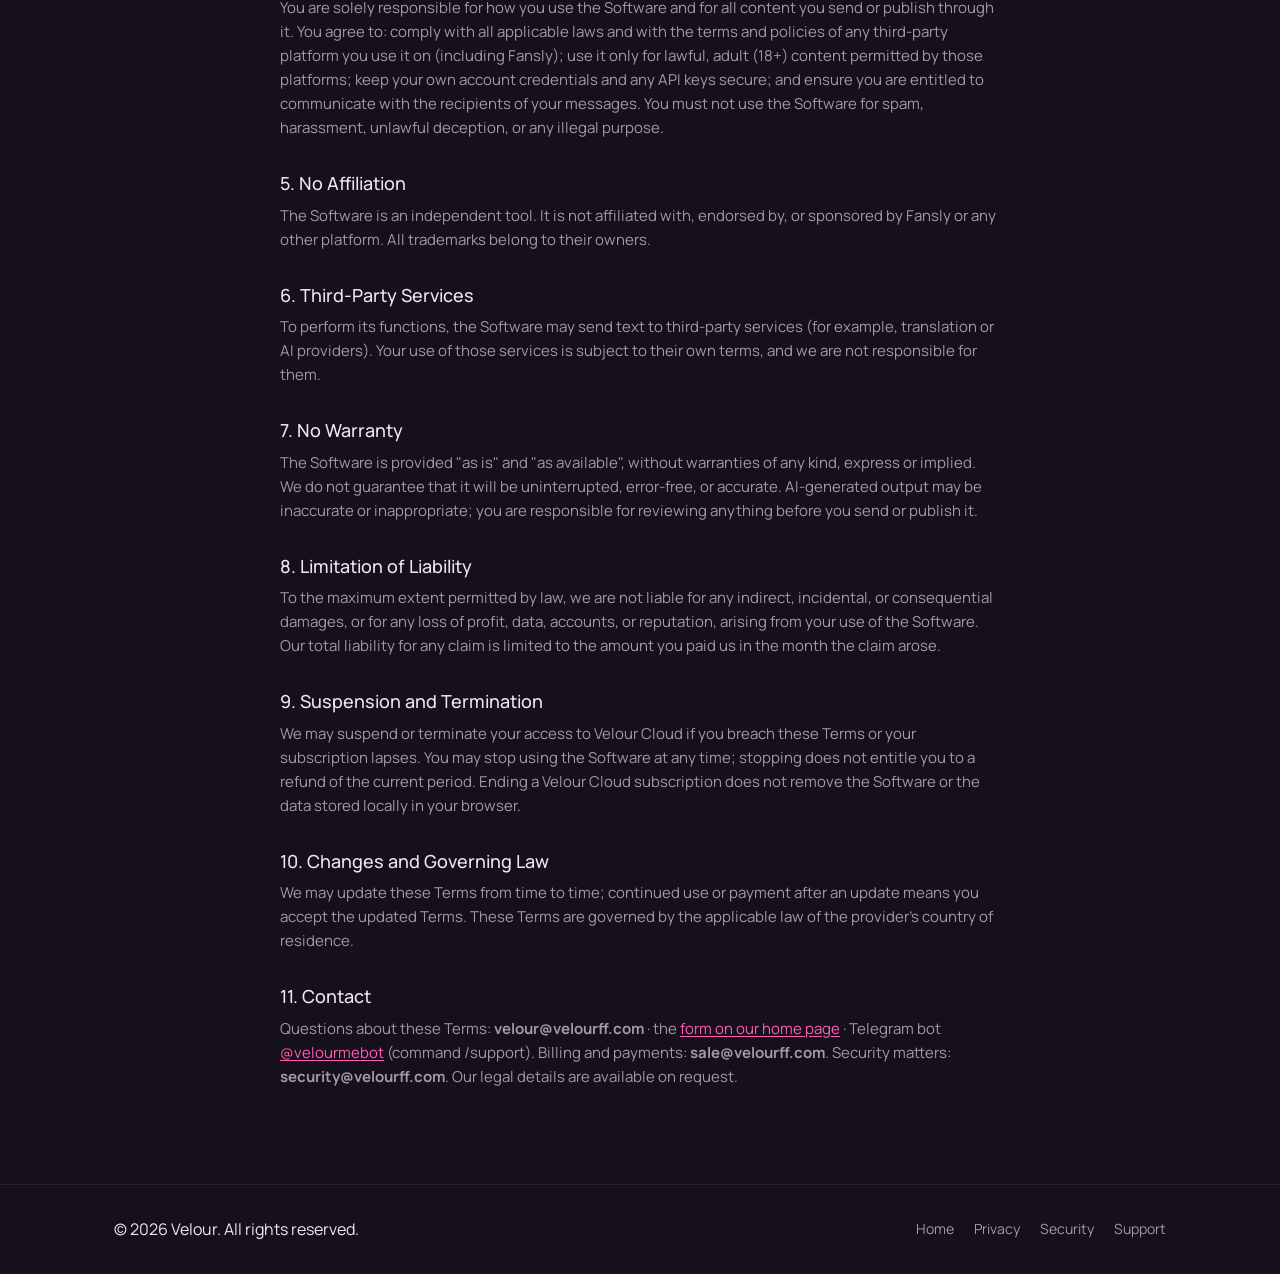
<file: terms.html>
<!DOCTYPE html>
<html lang="en"
      data-title-ru="Условия использования — Velour"
      data-title-en="Terms of Service — Velour"
      data-desc-ru="Условия использования (оферта) Velour."
      data-desc-en="Velour Terms of Service.">
<head>
<meta charset="UTF-8">
<meta name="viewport" content="width=device-width, initial-scale=1">
<title>Terms of Service — Velour</title>
<meta name="description" content="Velour Terms of Service.">
<link rel="canonical" href="https://velourff.com/terms">
<meta property="og:type" content="website">
<meta property="og:site_name" content="Velour">
<meta property="og:title" content="Terms of Service — Velour">
<meta property="og:description" content="Velour Terms of Service.">
<meta property="og:url" content="https://velourff.com/terms">
<meta property="og:image" content="https://velourff.com/assets/og.png">
<meta property="og:image:width" content="1200">
<meta property="og:image:height" content="630">
<meta property="og:image:alt" content="Velour, Fansly creator toolkit: the Velour panel in English next to a Fansly chat in Spanish">
<meta name="twitter:card" content="summary_large_image">
<link rel="preconnect" href="https://fonts.googleapis.com">
<link rel="preconnect" href="https://fonts.gstatic.com" crossorigin>
<link href="https://fonts.googleapis.com/css2?family=Manrope:wght@400;500;600&display=swap" rel="stylesheet">
<link rel="stylesheet" href="style.css?v=20261104">
<link rel="icon" href="/favicon.ico" sizes="16x16 32x32 48x48">
<link rel="icon" href="/icon-192.png" type="image/png" sizes="192x192">
<link rel="icon" href="/favicon.svg" type="image/svg+xml">
<link rel="apple-touch-icon" href="/apple-touch-icon.png">
</head>
<body>
<a class="skip-link" href="#main">
  <span data-lang="ru">К содержимому</span><span data-lang="en">Skip to content</span>
</a>

<header class="site-header">
  <div class="container">
    <a class="logo" href="index.html">Velour</a>
    <div class="header-right">
      <a class="back-link" href="index.html">
        ← <span data-lang="ru">На главную</span><span data-lang="en">Back to home</span>
      </a>
      <div class="lang-switch" role="group" aria-label="Language / Язык">
        <button type="button" data-set-lang="ru" aria-pressed="false">RU</button>
        <button type="button" data-set-lang="en" aria-pressed="false">EN</button>
      </div>
    </div>
  </div>
</header>

<main id="main">
  <div class="container">
    <article class="policy">
      <h1>Terms of Service</h1>
      <p class="effective-date">Last updated: 5 November 2026</p>

      <p>These Terms of Service ("Terms") govern your use of <strong>Velour</strong> (the "Software"), provided by <strong>the Velour team</strong> ("we", "us"). By installing, accessing, subscribing to, or using the Software, you ("you", the "User") agree to these Terms. <strong>Subscribing to Velour Cloud constitutes your acceptance of these Terms.</strong> If you do not agree, do not use the Software.</p>

      <h2>1. The Software</h2>
      <p>The Software is a browser-based assistant that helps content creators manage and reply to direct messages, including translation and AI-assisted drafting. It runs inside your own browser and operates under your control and direction.</p>

      <h2>2. The Software is free; Velour Cloud is a paid subscription</h2>
      <p>The Software itself is provided free of charge. You may use it in full with your own third-party API keys (translation and AI providers), in which case you pay those providers directly and owe us nothing.</p>
      <p><strong>Velour Cloud</strong> is an optional subscription service that performs translation and AI requests on your behalf, so that you do not need provider keys of your own. It is offered in two plans — <strong>BASE (US$9.99 per month)</strong> and <strong>PRO (US$24.99 per month)</strong> — which differ in included monthly volume only, not in features. Payment is accepted in gram, USDT (TRC20), or via Paxum, in advance for each monthly period. Subscriptions do not renew automatically; access ends when the paid period expires unless you renew.</p>
      <p><strong>Free trial.</strong> A free trial period of <strong>up to thirty (30) days</strong>, with a smaller included volume than the paid plans, starts automatically on first run, as soon as you accept the privacy terms in the Software. It ends after thirty (30) days, or earlier once that volume is used up. No payment details, card, or registration are required for it, and it does not convert into a paid subscription: when the trial period ends, access to Velour Cloud simply stops until you subscribe. The Software itself keeps working with your own provider keys. The trial is granted <strong>once per installation</strong> of the Software; we may limit, suspend, or change the availability and volume of trial access at any time to prevent abuse.</p>
      <p><strong>By subscribing you confirm that you have read, understood, and agree to these Terms.</strong> Fees are non-refundable except where required by law. We may change plans or prices with prior notice; renewing after a change means you accept the new terms. Included volume is consumed by your own usage and does not carry over between periods.</p>

      <h2>3. License and ownership</h2>
      <p>The Software, including its code, design, texts, prompts and dictionaries, belongs to us and is protected by copyright. We do not sell it to you, and all rights not expressly granted here are reserved.</p>
      <p>We grant you a personal, non-exclusive, non-transferable, revocable license to install and use the Software for your own content-creation activity.</p>
      <p>You may not:</p>
      <ul>
        <li>copy the Software or any part of it, except to install it and keep a backup for your own use;</li>
        <li>sell, rent, sublicense, publish or redistribute it, or share your access with anyone else;</li>
        <li>modify it, or build or offer a product based on it or on its code, prompts or other materials;</li>
        <li>decompile or reverse-engineer it, or extract its code or prompts for any of these purposes;</li>
        <li>remove its copyright or license notices.</li>
      </ul>
      <p>These limits do not stop you from checking what the Software does on your own installation: reading its files and permissions, watching its network traffic, and testing its security under our <a href="security.html">Security Policy</a>. They also do not take away any right that the law gives you and that a contract cannot waive.</p>
      <p>If you break this section, your license ends automatically. We may suspend your access to Velour Cloud and ask stores and hosting services to remove the copies.</p>

      <h2>4. Your Responsibilities</h2>
      <p>You are solely responsible for how you use the Software and for all content you send or publish through it. You agree to: comply with all applicable laws and with the terms and policies of any third-party platform you use it on (including Fansly); use it only for lawful, adult (18+) content permitted by those platforms; keep your own account credentials and any API keys secure; and ensure you are entitled to communicate with the recipients of your messages. You must not use the Software for spam, harassment, unlawful deception, or any illegal purpose.</p>

      <h2>5. No Affiliation</h2>
      <p>The Software is an independent tool. It is not affiliated with, endorsed by, or sponsored by Fansly or any other platform. All trademarks belong to their owners.</p>

      <h2>6. Third-Party Services</h2>
      <p>To perform its functions, the Software may send text to third-party services (for example, translation or AI providers). Your use of those services is subject to their own terms, and we are not responsible for them.</p>

      <h2>7. No Warranty</h2>
      <p>The Software is provided "as is" and "as available", without warranties of any kind, express or implied. We do not guarantee that it will be uninterrupted, error-free, or accurate. AI-generated output may be inaccurate or inappropriate; you are responsible for reviewing anything before you send or publish it.</p>

      <h2>8. Limitation of Liability</h2>
      <p>To the maximum extent permitted by law, we are not liable for any indirect, incidental, or consequential damages, or for any loss of profit, data, accounts, or reputation, arising from your use of the Software. Our total liability for any claim is limited to the amount you paid us in the month the claim arose.</p>

      <h2>9. Suspension and Termination</h2>
      <p>We may suspend or terminate your access to Velour Cloud if you breach these Terms or your subscription lapses. You may stop using the Software at any time; stopping does not entitle you to a refund of the current period. Ending a Velour Cloud subscription does not remove the Software or the data stored locally in your browser.</p>

      <h2>10. Changes and Governing Law</h2>
      <p>We may update these Terms from time to time; continued use or payment after an update means you accept the updated Terms. These Terms are governed by the applicable law of the provider's country of residence.</p>

      <h2>11. Contact</h2>
      <p>Questions about these Terms: <strong>velour@velourff.com</strong> · the <a href="index.html#support">form on our home page</a> · Telegram bot <a href="https://t.me/velourmebot">@velourmebot</a> (command /support). Billing and payments: <strong>sale@velourff.com</strong>. Security matters: <strong>security@velourff.com</strong>. Our legal details are available on request.</p>
    </article>
  </div>
</main>

<footer class="site-footer">
  <div class="container">
    <div class="footer-row">
      <div>© 2026 Velour. <span data-lang="ru">Все права защищены.</span><span data-lang="en">All rights reserved.</span></div>
      <div class="footer-links">
        <a href="index.html"><span data-lang="ru">Главная</span><span data-lang="en">Home</span></a>
        <a href="privacy-full.html"><span data-lang="ru">Приватность</span><span data-lang="en">Privacy</span></a>
        <a href="security.html"><span data-lang="ru">Безопасность</span><span data-lang="en">Security</span></a>
        <a href="https://t.me/velourapp"><span data-lang="ru">Поддержка</span><span data-lang="en">Support</span></a>
      </div>
    </div>
  </div>
</footer>

<script src="lang.js?v=20261104" defer></script>
</body>
</html>
</file>
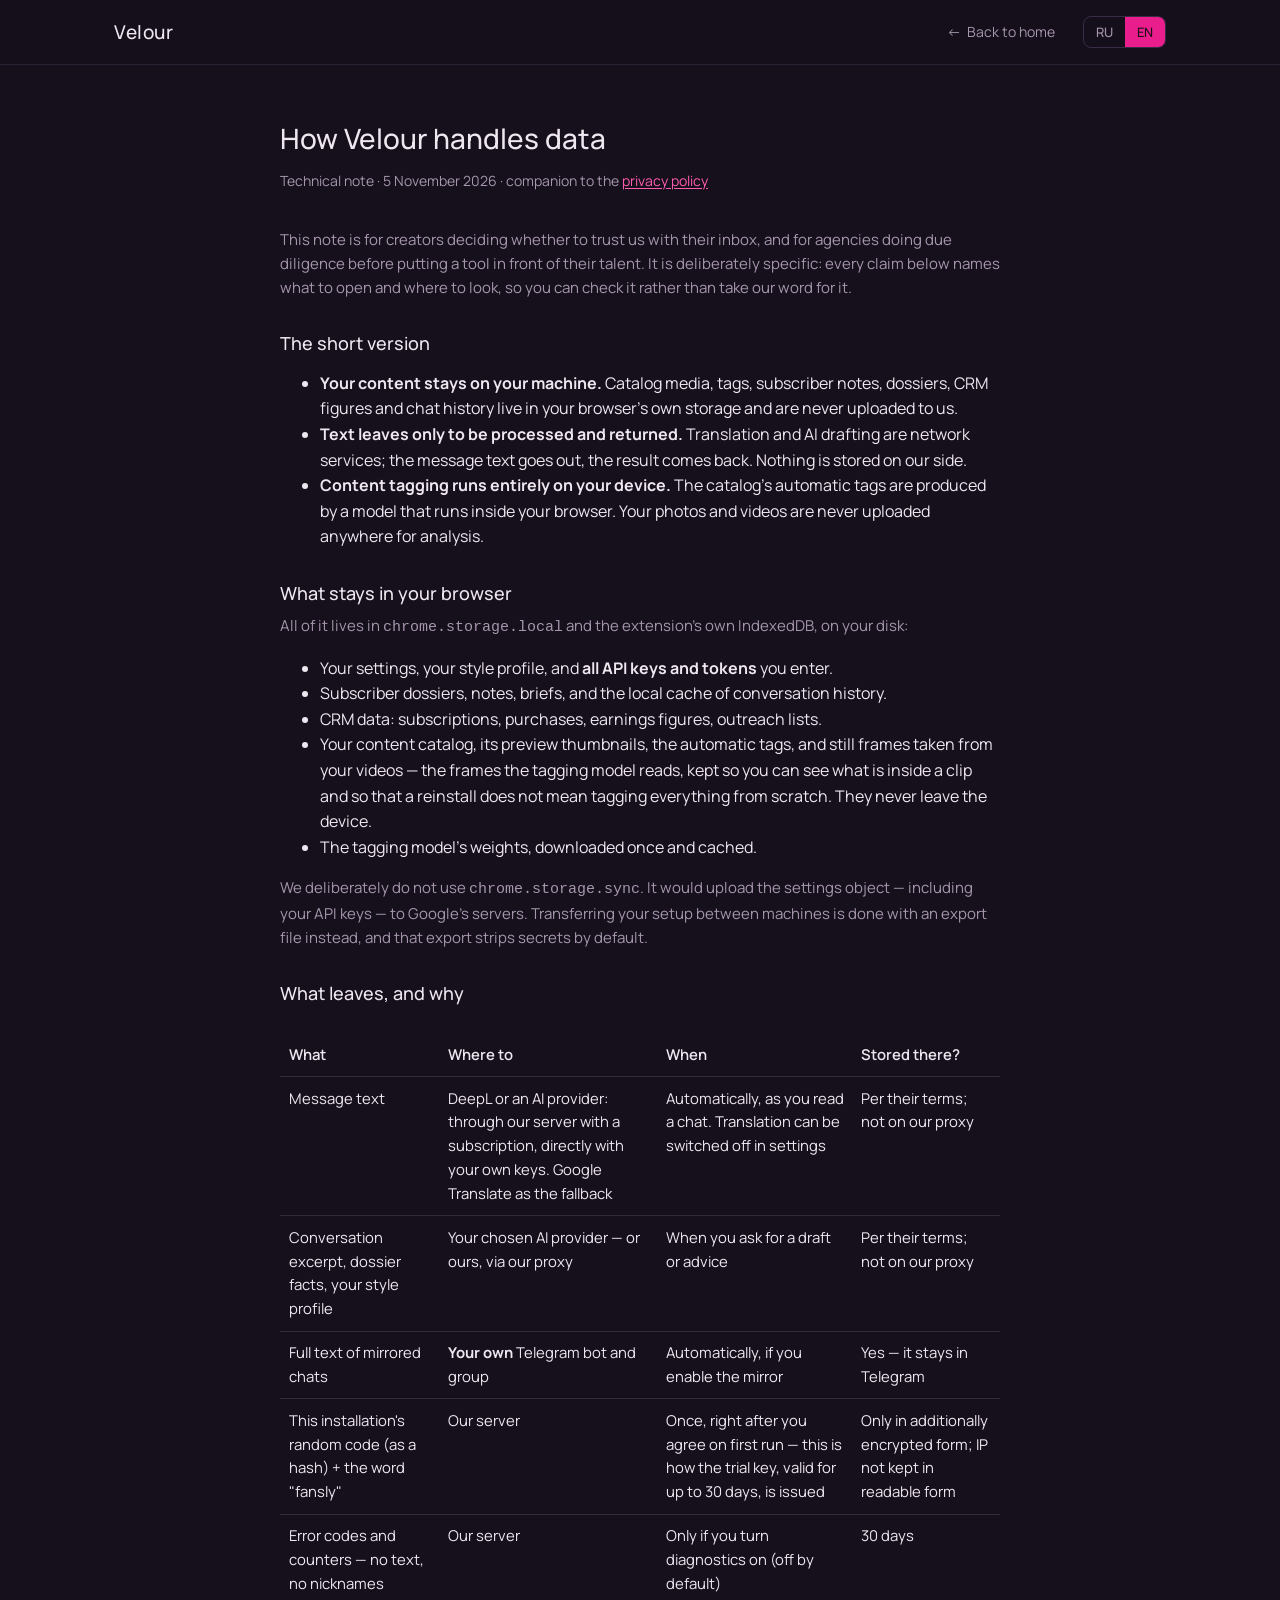
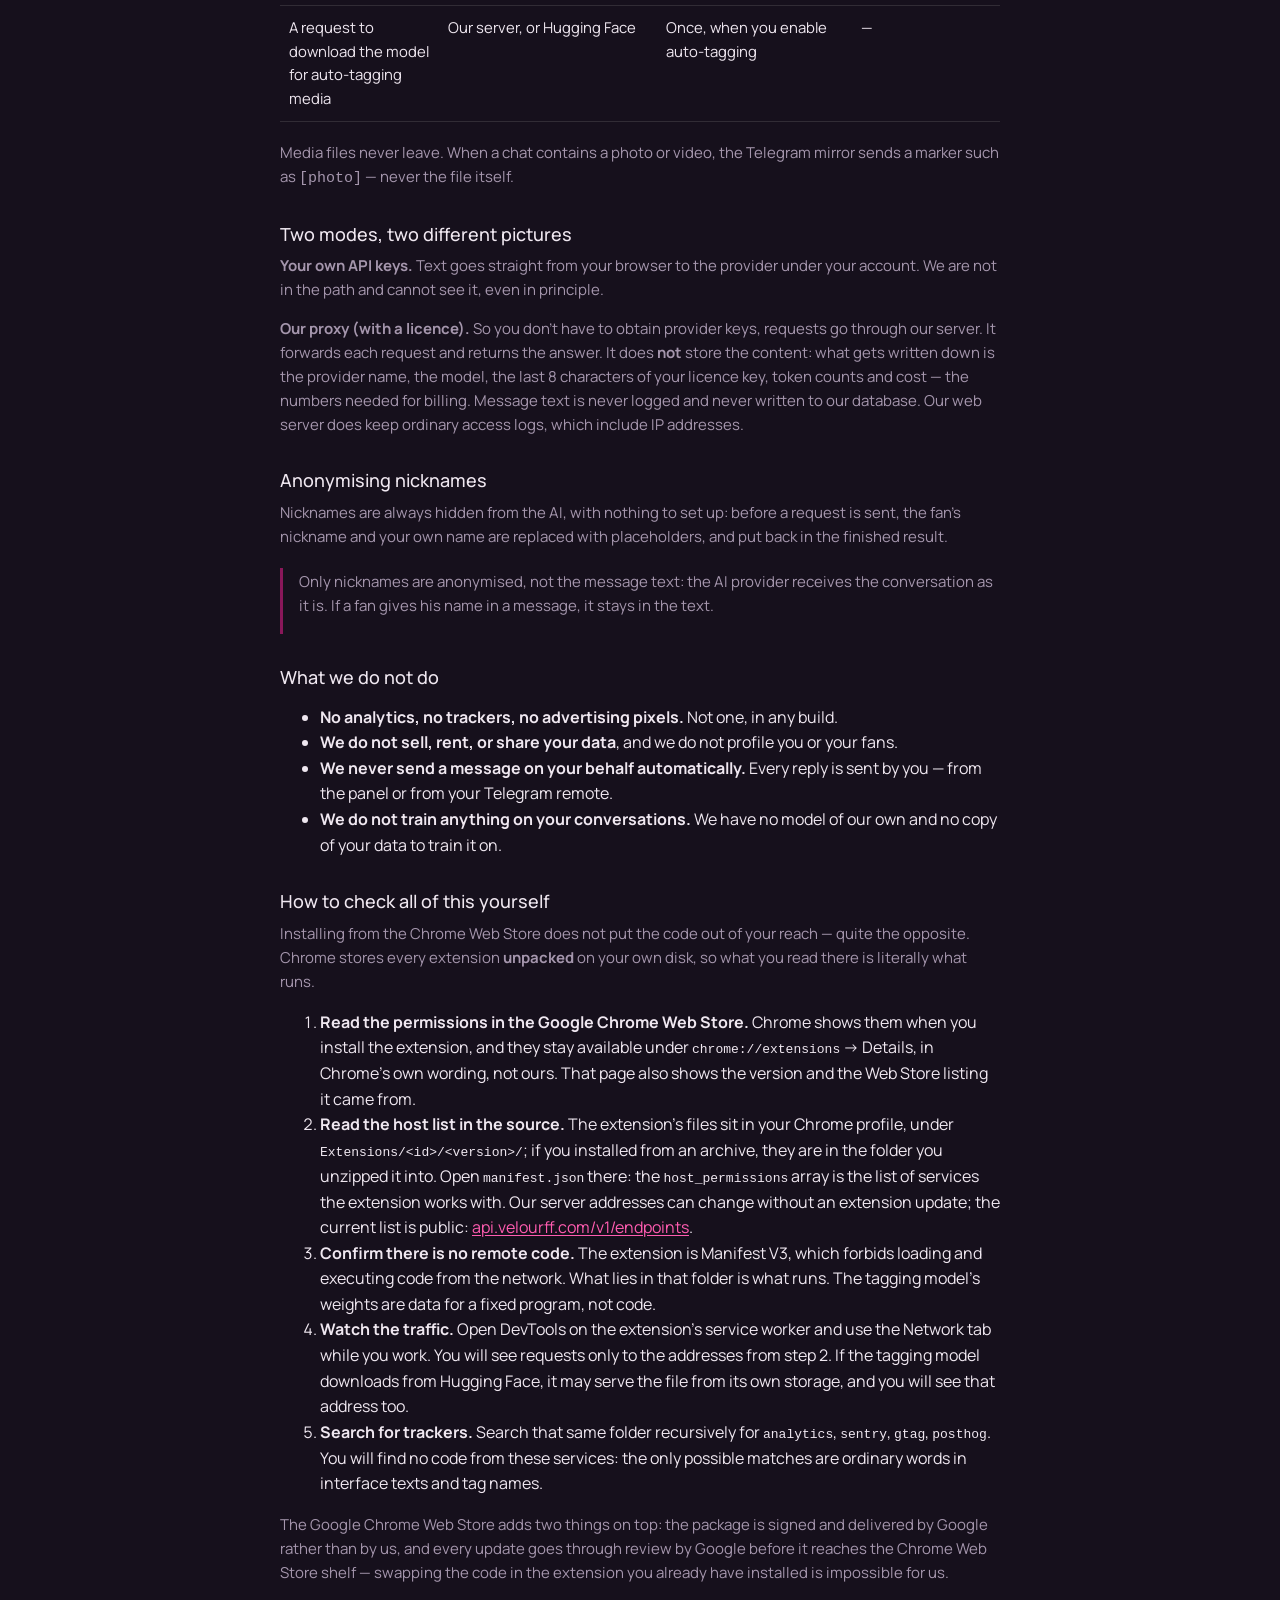
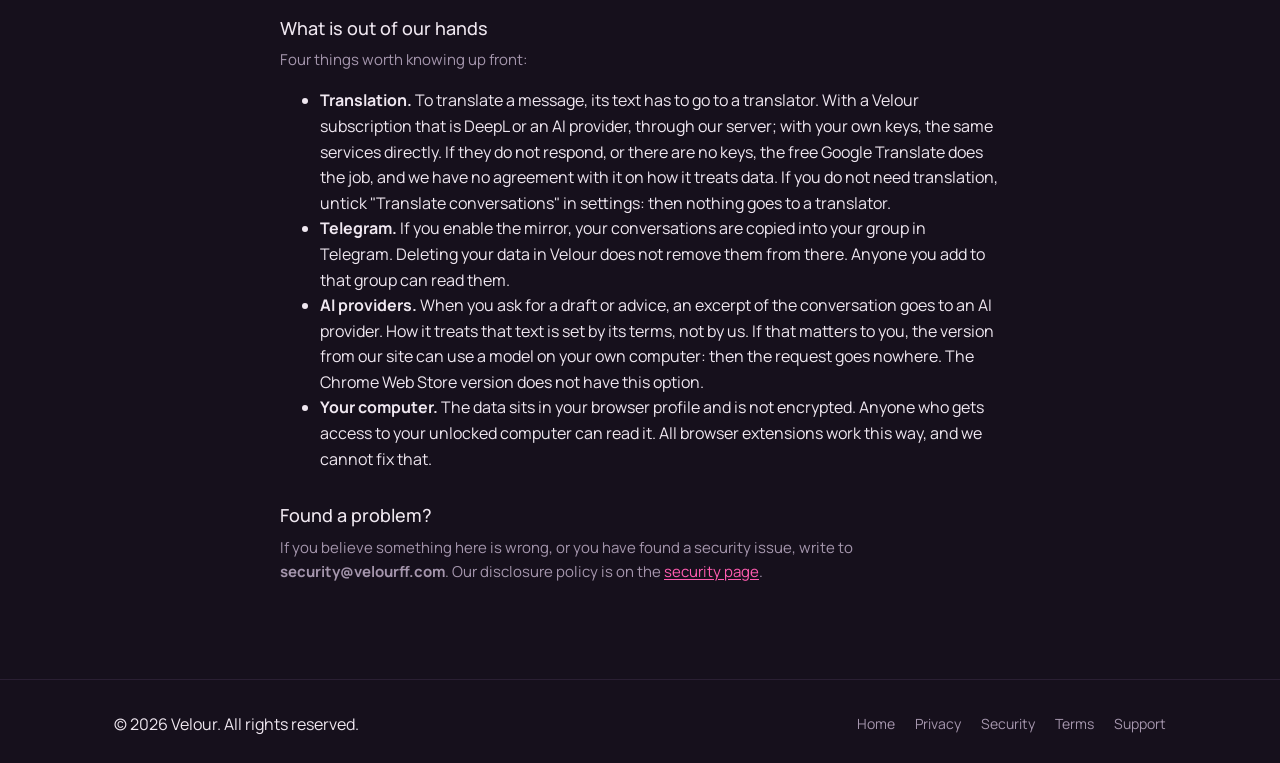
<file: whitepaper.html>
<!DOCTYPE html>
<html lang="en"
      data-title-ru="Как Velour for Fansly обращается с данными — техническая записка"
      data-title-en="How Velour for Fansly handles data — technical note"
      data-desc-ru="Velour for Fansly: что остаётся в браузере, что уходит наружу и зачем, чего мы не делаем — и как проверить каждое из этих утверждений самостоятельно."
      data-desc-en="Velour for Fansly: what stays in your browser, what leaves and why, what we do not do — and how to verify every claim yourself.">
<head>
<meta charset="UTF-8">
<meta name="viewport" content="width=device-width, initial-scale=1">
<title>How Velour for Fansly handles data — technical note</title>
<meta name="description" content="Velour for Fansly: what stays in your browser, what leaves and why, what we do not do — and how to verify every claim yourself.">
<link rel="canonical" href="https://velourff.com/whitepaper">
<meta property="og:type" content="website">
<meta property="og:site_name" content="Velour">
<meta property="og:title" content="How Velour for Fansly handles data — technical note">
<meta property="og:description" content="Velour for Fansly: what stays in your browser, what leaves and why, what we do not do — and how to verify every claim yourself.">
<meta property="og:url" content="https://velourff.com/whitepaper">
<meta property="og:image" content="https://velourff.com/assets/og.png">
<meta property="og:image:width" content="1200">
<meta property="og:image:height" content="630">
<meta property="og:image:alt" content="Velour, Fansly creator toolkit: the Velour panel in English next to a Fansly chat in Spanish">
<meta name="twitter:card" content="summary_large_image">
<link rel="preconnect" href="https://fonts.googleapis.com">
<link rel="preconnect" href="https://fonts.gstatic.com" crossorigin>
<link href="https://fonts.googleapis.com/css2?family=Manrope:wght@400;500;600&display=swap" rel="stylesheet">
<link rel="stylesheet" href="style.css?v=20261104">
<style>
  .wp-table { width: 100%; border-collapse: collapse; margin: 1.2rem 0; }
  .wp-table th, .wp-table td { text-align: left; padding: .6rem .55rem; border-bottom: 1px solid rgba(128,128,128,.25); vertical-align: top; font-size: .93em; }
  .wp-table th { font-weight: 600; }
  .wp-scroll { overflow-x: auto; }
  .wp-note { border-left: 3px solid rgba(233,30,140,.55); padding: .1rem 0 .1rem 1rem; margin: 1.2rem 0; }
</style>
<link rel="icon" href="/favicon.ico" sizes="16x16 32x32 48x48">
<link rel="icon" href="/icon-192.png" type="image/png" sizes="192x192">
<link rel="icon" href="/favicon.svg" type="image/svg+xml">
<link rel="apple-touch-icon" href="/apple-touch-icon.png">
</head>
<body>
<a class="skip-link" href="#main">
  <span data-lang="ru">К содержимому</span><span data-lang="en">Skip to content</span>
</a>

<header class="site-header">
  <div class="container">
    <a class="logo" href="index.html">Velour</a>
    <div class="header-right">
      <a class="back-link" href="index.html">
        ← <span data-lang="ru">На главную</span><span data-lang="en">Back to home</span>
      </a>
      <div class="lang-switch" role="group" aria-label="Language / Язык">
        <button type="button" data-set-lang="ru" aria-pressed="false">RU</button>
        <button type="button" data-set-lang="en" aria-pressed="false">EN</button>
      </div>
    </div>
  </div>
</header>

<main id="main">
  <div class="container">
    <article class="policy">
      <h1><span data-lang="ru">Как Velour обращается с данными</span><span data-lang="en">How Velour handles data</span></h1>
      <p class="effective-date">
        <span data-lang="ru">Техническая записка · 05.11.2026 · дополняет <a href="privacy-full.html">политику конфиденциальности</a></span>
        <span data-lang="en">Technical note · 5 November 2026 · companion to the <a href="privacy-full.html">privacy policy</a></span>
      </p>

      <!-- EN -->
      <div data-lang="en">
        <p>This note is for creators deciding whether to trust us with their inbox, and for agencies doing due diligence before putting a tool in front of their talent. It is deliberately specific: every claim below names what to open and where to look, so you can check it rather than take our word for it.</p>

        <h2>The short version</h2>
        <ul>
          <li><strong>Your content stays on your machine.</strong> Catalog media, tags, subscriber notes, dossiers, CRM figures and chat history live in your browser's own storage and are never uploaded to us.</li>
          <li><strong>Text leaves only to be processed and returned.</strong> Translation and AI drafting are network services; the message text goes out, the result comes back. Nothing is stored on our side.</li>
          <li><strong>Content tagging runs entirely on your device.</strong> The catalog's automatic tags are produced by a model that runs inside your browser. Your photos and videos are never uploaded anywhere for analysis.</li>
        </ul>

        <h2>What stays in your browser</h2>
        <p>All of it lives in <code>chrome.storage.local</code> and the extension's own IndexedDB, on your disk:</p>
        <ul>
          <li>Your settings, your style profile, and <strong>all API keys and tokens</strong> you enter.</li>
          <li>Subscriber dossiers, notes, briefs, and the local cache of conversation history.</li>
          <li>CRM data: subscriptions, purchases, earnings figures, outreach lists.</li>
          <li>Your content catalog, its preview thumbnails, the automatic tags, and still frames taken from your videos — the frames the tagging model reads, kept so you can see what is inside a clip and so that a reinstall does not mean tagging everything from scratch. They never leave the device.</li>
          <li>The tagging model's weights, downloaded once and cached.</li>
        </ul>
        <p>We deliberately do not use <code>chrome.storage.sync</code>. It would upload the settings object — including your API keys — to Google's servers. Transferring your setup between machines is done with an export file instead, and that export strips secrets by default.</p>

        <h2>What leaves, and why</h2>
        <div class="wp-scroll">
        <table class="wp-table">
          <thead><tr><th>What</th><th>Where to</th><th>When</th><th>Stored there?</th></tr></thead>
          <tbody>
            <tr><td>Message text</td><td>DeepL or an AI provider: through our server with a subscription, directly with your own keys. Google Translate as the fallback</td><td>Automatically, as you read a chat. Translation can be switched off in settings</td><td>Per their terms; not on our proxy</td></tr>
            <tr><td>Conversation excerpt, dossier facts, your style profile</td><td>Your chosen AI provider — or ours, via our proxy</td><td>When you ask for a draft or advice</td><td>Per their terms; not on our proxy</td></tr>
            <tr><td>Full text of mirrored chats</td><td><strong>Your own</strong> Telegram bot and group</td><td>Automatically, if you enable the mirror</td><td>Yes — it stays in Telegram</td></tr>
            <tr><td>This installation's random code (as a hash) + the word "fansly"</td><td>Our server</td><td>Once, right after you agree on first run — this is how the trial key, valid for up to 30 days, is issued</td><td>Only in additionally encrypted form; IP not kept in readable form</td></tr>
            <tr><td>Error codes and counters — no text, no nicknames</td><td>Our server</td><td>Only if you turn diagnostics on (off by default)</td><td>30 days</td></tr>
            <tr><td>A request to download the model for auto-tagging media</td><td>Our server, or Hugging Face</td><td>Once, when you enable auto-tagging</td><td>—</td></tr>
          </tbody>
        </table>
        </div>
        <p>Media files never leave. When a chat contains a photo or video, the Telegram mirror sends a marker such as <code>[photo]</code> — never the file itself.</p>

        <h2>Two modes, two different pictures</h2>
        <p><strong>Your own API keys.</strong> Text goes straight from your browser to the provider under your account. We are not in the path and cannot see it, even in principle.</p>
        <p><strong>Our proxy (with a licence).</strong> So you don't have to obtain provider keys, requests go through our server. It forwards each request and returns the answer. It does <strong>not</strong> store the content: what gets written down is the provider name, the model, the last 8 characters of your licence key, token counts and cost — the numbers needed for billing. Message text is never logged and never written to our database. Our web server does keep ordinary access logs, which include IP addresses.</p>

        <h2>Anonymising nicknames</h2>
        <p>Nicknames are always hidden from the AI, with nothing to set up: before a request is sent, the fan's nickname and your own name are replaced with placeholders, and put back in the finished result.</p>
        <div class="wp-note">
          <p>Only nicknames are anonymised, not the message text: the AI provider receives the conversation as it is. If a fan gives his name in a message, it stays in the text.</p>
        </div>

        <h2>What we do not do</h2>
        <ul>
          <li><strong>No analytics, no trackers, no advertising pixels.</strong> Not one, in any build.</li>
          <li><strong>We do not sell, rent, or share your data</strong>, and we do not profile you or your fans.</li>
          <li><strong>We never send a message on your behalf automatically.</strong> Every reply is sent by you — from the panel or from your Telegram remote.</li>
          <li><strong>We do not train anything on your conversations.</strong> We have no model of our own and no copy of your data to train it on.</li>
        </ul>

        <h2>How to check all of this yourself</h2>
        <p>Installing from the Chrome Web Store does not put the code out of your reach — quite the opposite. Chrome stores every extension <strong>unpacked</strong> on your own disk, so what you read there is literally what runs.</p>
        <ol>
          <li><strong>Read the permissions in the Google Chrome Web Store.</strong> Chrome shows them when you install the extension, and they stay available under <code>chrome://extensions</code> → Details, in Chrome's own wording, not ours. That page also shows the version and the Web Store listing it came from.</li>
          <li><strong>Read the host list in the source.</strong> The extension's files sit in your Chrome profile, under <code>Extensions/&lt;id&gt;/&lt;version&gt;/</code>; if you installed from an archive, they are in the folder you unzipped it into. Open <code>manifest.json</code> there: the <code>host_permissions</code> array is the list of services the extension works with. Our server addresses can change without an extension update; the current list is public: <a href="https://api.velourff.com/v1/endpoints">api.velourff.com/v1/endpoints</a>.</li>
          <li><strong>Confirm there is no remote code.</strong> The extension is Manifest V3, which forbids loading and executing code from the network. What lies in that folder is what runs. The tagging model's weights are data for a fixed program, not code.</li>
          <li><strong>Watch the traffic.</strong> Open DevTools on the extension's service worker and use the Network tab while you work. You will see requests only to the addresses from step 2. If the tagging model downloads from Hugging Face, it may serve the file from its own storage, and you will see that address too.</li>
          <li><strong>Search for trackers.</strong> Search that same folder recursively for <code>analytics</code>, <code>sentry</code>, <code>gtag</code>, <code>posthog</code>. You will find no code from these services: the only possible matches are ordinary words in interface texts and tag names.</li>
        </ol>
        <p>The Google Chrome Web Store adds two things on top: the package is signed and delivered by Google rather than by us, and every update goes through review by Google before it reaches the Chrome Web Store shelf — swapping the code in the extension you already have installed is impossible for us.</p>

        <h2>What is out of our hands</h2>
        <p>Four things worth knowing up front:</p>
        <ul>
          <li><strong>Translation.</strong> To translate a message, its text has to go to a translator. With a Velour subscription that is DeepL or an AI provider, through our server; with your own keys, the same services directly. If they do not respond, or there are no keys, the free Google Translate does the job, and we have no agreement with it on how it treats data. If you do not need translation, untick "Translate conversations" in settings: then nothing goes to a translator.</li>
          <li><strong>Telegram.</strong> If you enable the mirror, your conversations are copied into your group in Telegram. Deleting your data in Velour does not remove them from there. Anyone you add to that group can read them.</li>
          <li><strong>AI providers.</strong> When you ask for a draft or advice, an excerpt of the conversation goes to an AI provider. How it treats that text is set by its terms, not by us. If that matters to you, the version from our site can use a model on your own computer: then the request goes nowhere. The Chrome Web Store version does not have this option.</li>
          <li><strong>Your computer.</strong> The data sits in your browser profile and is not encrypted. Anyone who gets access to your unlocked computer can read it. All browser extensions work this way, and we cannot fix that.</li>
        </ul>

        <h2>Found a problem?</h2>
        <p>If you believe something here is wrong, or you have found a security issue, write to <strong>security@velourff.com</strong>. Our disclosure policy is on the <a href="security.html">security page</a>.</p>
      </div>

      <!-- RU -->
      <div data-lang="ru">
        <p>Эта записка — для криейторов, которые решают, доверить ли нам свою личку, и для агентств, которые проверяют инструмент перед тем, как дать его своим моделям. Она намеренно конкретная: под каждым утверждением написано, что открыть и куда посмотреть, чтобы проверить, а не поверить на слово.</p>

        <h2>Коротко</h2>
        <ul>
          <li><strong>Ваш контент остаётся на вашем устройстве.</strong> Медиа каталога, теги, заметки по подписчикам, досье, цифры CRM и история переписки лежат в хранилище браузера и нам не загружаются.</li>
          <li><strong>Текст уходит только чтобы вернуться обработанным.</strong> Перевод и генерация ответов — сетевые сервисы: текст уходит, результат приходит. На нашей стороне ничего не сохраняется.</li>
          <li><strong>Разметка контента идёт целиком на вашем устройстве.</strong> Автотеги каталога считает модель, которая работает внутри браузера. Ваши фото и видео никуда не отправляются для анализа.</li>
        </ul>

        <h2>Что остаётся в браузере</h2>
        <p>Всё это живёт в <code>chrome.storage.local</code> и в собственной IndexedDB расширения, на вашем диске:</p>
        <ul>
          <li>Настройки, профиль стиля и <strong>все ключи и токены</strong>, которые вы вводите.</li>
          <li>Досье, заметки и брифы по подписчикам, локальный кеш истории переписки.</li>
          <li>Данные CRM: подписки, покупки, суммы из кошелька, списки для обращения.</li>
          <li>Каталог контента, превью, автотеги и стоп-кадры из ваших видео — те самые кадры, по которым модель проставляет теги; они остаются, чтобы было видно, что внутри ролика, и чтобы после переустановки не размечать всё заново. Устройство не покидают.</li>
          <li>Веса модели разметки — скачиваются один раз и кешируются.</li>
        </ul>
        <p>Мы сознательно не используем <code>chrome.storage.sync</code>: он отправил бы объект настроек — вместе с вашими API-ключами — на серверы Google. Перенос на другую машину делается файлом экспорта, и из него секреты по умолчанию вырезаются.</p>

        <h2>Что уходит и зачем</h2>
        <div class="wp-scroll">
        <table class="wp-table">
          <thead><tr><th>Что</th><th>Куда</th><th>Когда</th><th>Хранится там?</th></tr></thead>
          <tbody>
            <tr><td>Текст сообщения</td><td>DeepL или ИИ-провайдер: с подпиской через наш сервер, со своими ключами напрямую. Запасной вариант — Google Translate</td><td>Автоматически, когда вы читаете чат. Перевод можно выключить в настройках</td><td>По их условиям; на нашем прокси — нет</td></tr>
            <tr><td>Фрагмент переписки, факты досье, профиль стиля</td><td>Выбранный вами ИИ-провайдер — или наш, через прокси</td><td>Когда вы просите черновик или совет</td><td>По их условиям; на нашем прокси — нет</td></tr>
            <tr><td>Полный текст зеркалируемых диалогов</td><td><strong>Ваш собственный</strong> бот и группа в Телеграме</td><td>Автоматически, если включите зеркало</td><td>Да — остаётся в Телеграме</td></tr>
            <tr><td>Случайный код установки (в виде хэша) + слово «fansly»</td><td>Наш сервер</td><td>Один раз, сразу после вашего согласия при первом запуске — так выдаётся пробный ключ на срок до 30 дней</td><td>Только в дополнительно зашифрованном виде; IP в открытом виде не сохраняется</td></tr>
            <tr><td>Коды ошибок и счётчики — ни текста, ни ников</td><td>Наш сервер</td><td>Только если включите диагностику (по умолчанию выключена)</td><td>30 дней</td></tr>
            <tr><td>Запрос на скачивание модели для автотегирования медиа</td><td>Наш сервер или Hugging Face</td><td>Один раз, при включении автотегов</td><td>—</td></tr>
          </tbody>
        </table>
        </div>
        <p>Медиафайлы не уходят никогда. Если в переписке есть фото или видео, в зеркало Телеграма уходит пометка вида <code>[фото]</code> — сам файл не передаётся.</p>

        <h2>Два режима — две разные картины</h2>
        <p><strong>Свои API-ключи.</strong> Текст идёт из вашего браузера прямо к провайдеру под вашим аккаунтом. Нас в этом пути нет, и увидеть его мы не можем в принципе.</p>
        <p><strong>Наш прокси (по лицензии).</strong> Чтобы не заводить ключи провайдеров, запросы идут через наш сервер: он передаёт запрос дальше и возвращает ответ. Содержимое он <strong>не сохраняет</strong>. Записывается имя провайдера, модель, последние 8 символов лицензионного ключа, количество токенов и стоимость — цифры, нужные для биллинга. Текст сообщений не пишется ни в лог, ни в базу. При этом веб-сервер ведёт обычные журналы доступа, а в них есть IP-адреса.</p>

        <h2>Обезличивание ников</h2>
        <p>Ники от ИИ скрыты всегда, настраивать ничего не нужно: перед отправкой запроса ник фана и ваше имя заменяются условными обозначениями, а в готовом результате подставляются обратно.</p>
        <div class="wp-note">
          <p>Обезличиваются только ники, а не текст сообщений: переписку ИИ-провайдер получает как есть. Если фан сам назвал в сообщении своё имя, оно останется в тексте.</p>
        </div>

        <h2>Чего мы не делаем</h2>
        <ul>
          <li><strong>Никакой аналитики, трекеров и рекламных пикселей.</strong> Ни одного, ни в одной сборке.</li>
          <li><strong>Не продаём, не сдаём и не передаём ваши данные</strong>, не профилируем ни вас, ни ваших фанов.</li>
          <li><strong>Никогда не отправляем сообщения за вас автоматически.</strong> Каждый ответ отправляете вы — из панели или со своего пульта в Телеграме.</li>
          <li><strong>Не обучаем ничего на ваших переписках.</strong> У нас нет ни своей модели, ни копии ваших данных, на которых её можно было бы учить.</li>
        </ul>

        <h2>Как проверить всё это самостоятельно</h2>
        <p>Установка из Chrome Web Store не прячет код от вас — наоборот. Chrome хранит любое расширение на вашем диске <strong>в распакованном виде</strong>, так что прочитанное там и есть то, что работает.</p>
        <ol>
          <li><strong>Прочитайте разрешения в Google Chrome Web Store.</strong> Chrome покажет их при установке, а потом они всегда доступны в <code>chrome://extensions</code> → «Подробнее» — его формулировкой, не нашей. Там же видно версию и то, из какого листинга магазина расширение поставлено.</li>
          <li><strong>Прочитайте список хостов в исходниках.</strong> Файлы расширения лежат в профиле Chrome, в папке <code>Extensions/&lt;id&gt;/&lt;версия&gt;/</code>; если ставили из архива — в той папке, куда вы его распаковали. Откройте там <code>manifest.json</code>: массив <code>host_permissions</code> — это список сервисов, с которыми работает расширение. Адреса наших серверов могут меняться без обновления расширения, их текущий список открыт: <a href="https://api.velourff.com/v1/endpoints">api.velourff.com/v1/endpoints</a>.</li>
          <li><strong>Убедитесь, что нет удалённого кода.</strong> Расширение на Manifest V3, а он запрещает загружать и исполнять код из сети. Что лежит в этой папке — то и работает. Веса модели разметки — это данные для фиксированной программы, а не код.</li>
          <li><strong>Посмотрите трафик.</strong> Откройте DevTools service worker расширения и вкладку Network во время работы. Запросы будут только к адресам из пункта 2. Если модель разметки скачивается с Hugging Face, он может отдать файл со своего хранилища, и вы увидите ещё и этот адрес.</li>
          <li><strong>Поищите трекеры.</strong> Проведите рекурсивный поиск в той же папке на <code>analytics</code>, <code>sentry</code>, <code>gtag</code>, <code>posthog</code>. Кода этих сервисов вы не найдёте: совпасть могут только обычные слова в текстах интерфейса и в названиях тегов.</li>
        </ol>
        <p>Google Chrome Web Store добавляет к этому две вещи: пакет подписан и раздаётся Google, а не нами, и каждое обновление проходит проверку ревьюера Google, прежде чем попасть на витрину Chrome Web Store — подменить код в уже установленном у вас расширении для нас невозможно.</p>

        <h2>Что от нас не зависит</h2>
        <p>Четыре вещи, о которых лучше знать заранее:</p>
        <ul>
          <li><strong>Перевод.</strong> Чтобы перевести сообщение, его текст приходится отправить переводчику. С подпиской Velour это DeepL или ИИ-провайдер через наш сервер, со своими ключами они же, но напрямую. Если они не ответили или ключей нет, переводит бесплатный Google Translate, и договора о том, как он обращается с данными, у нас с ним нет. Если перевод не нужен, снимите галку «Переводить переписку» в настройках: тогда переводчику ничего не уходит.</li>
          <li><strong>Телеграм.</strong> Если вы включили зеркало, переписка копируется в вашу группу в Телеграме. Удаление данных в Velour её оттуда не убирает. Прочитать её может любой, кого вы добавите в эту группу.</li>
          <li><strong>ИИ-провайдеры.</strong> Когда вы просите черновик или совет, фрагмент переписки получает ИИ-провайдер. Как он с ним обращается, определяют его условия, а не мы. Если для вас это принципиально, в версии с нашего сайта можно подключить модель на своём компьютере: тогда запрос никуда не уходит. В версии из Chrome Web Store такой возможности нет.</li>
          <li><strong>Ваш компьютер.</strong> Данные лежат в профиле браузера и не зашифрованы. Кто получит доступ к вашему незаблокированному компьютеру, сможет их прочитать. Так устроены все расширения браузера, исправить это мы не можем.</li>
        </ul>

        <h2>Нашли ошибку?</h2>
        <p>Если считаете, что здесь что-то написано неверно, или нашли проблему с безопасностью — пишите на <strong>security@velourff.com</strong>. Политика раскрытия — на <a href="security.html">странице безопасности</a>.</p>
      </div>
    </article>
  </div>
</main>

<footer class="site-footer">
  <div class="container">
    <div class="footer-row">
      <div>© 2026 Velour. <span data-lang="ru">Все права защищены.</span><span data-lang="en">All rights reserved.</span></div>
      <div class="footer-links">
        <a href="index.html"><span data-lang="ru">Главная</span><span data-lang="en">Home</span></a>
        <a href="privacy-full.html"><span data-lang="ru">Приватность</span><span data-lang="en">Privacy</span></a>
        <a href="security.html"><span data-lang="ru">Безопасность</span><span data-lang="en">Security</span></a>
        <a href="terms.html"><span data-lang="ru">Условия</span><span data-lang="en">Terms</span></a>
        <a href="https://t.me/velourapp"><span data-lang="ru">Поддержка</span><span data-lang="en">Support</span></a>
      </div>
    </div>
  </div>
</footer>

<script src="lang.js?v=20261104" defer></script>
</body>
</html>
</file>
<file: style.css>
/* Velour — лендинг. Тёмная велюровая палитра. */

:root {
  --bg: #16101c;
  --bg-section: #1d1526;
  --bg-card: #221a2b;
  --accent: #e91e8c;
  --accent-ink: #1d0e16;
  --link: #ff5cb0;
  --text: #efe7f0;
  --text-muted: #a596ad;
  --border: #2a1f33;
  --border-strong: #3a2c45;
  --radius-lg: 16px;
  --radius-md: 12px;
  --container: 1100px;
  --font-sans: 'Manrope', system-ui, -apple-system, 'Segoe UI', sans-serif;
}

* { box-sizing: border-box; }

html { scroll-behavior: smooth; }

body {
  margin: 0;
  background: var(--bg);
  color: var(--text);
  font-family: var(--font-sans);
  line-height: 1.6;
  -webkit-font-smoothing: antialiased;
}

img { max-width: 100%; display: block; }

a { color: inherit; text-decoration: none; }

/* Ссылки в тексте. Кнопки ходят со своими классами, меню и подвал лежат вне main. */
main a:not([class]) {
  color: var(--link);
  text-decoration: underline;
  text-underline-offset: 2px;
}
main a:not([class]):hover { color: var(--text); }

h1, h2, h3 { margin: 0 0 0.5em; font-weight: 500; line-height: 1.25; }
p { margin: 0 0 1em; color: var(--text-muted); }

.container {
  max-width: var(--container);
  margin: 0 auto;
  padding: 0 24px;
}

/* ── Доступность ──────────────────────────────────────────── */

.skip-link {
  position: absolute;
  left: -999px;
  top: 0;
  background: var(--accent);
  color: var(--accent-ink);
  padding: 10px 16px;
  border-radius: 0 0 8px 0;
  z-index: 100;
  font-weight: 500;
}
.skip-link:focus {
  left: 0;
}

:focus-visible {
  outline: 2px solid var(--accent);
  outline-offset: 2px;
}

.sr-only {
  position: absolute;
  width: 1px;
  height: 1px;
  overflow: hidden;
  clip: rect(0 0 0 0);
}

/* ── RU/EN переключатель видимости ────────────────────────── */

html[lang="ru"] [data-lang="en"] { display: none; }
html[lang="en"] [data-lang="ru"] { display: none; }

/* ── Шапка ─────────────────────────────────────────────────── */

.site-header {
  position: sticky;
  top: 0;
  z-index: 20;
  background: rgba(22, 16, 28, 0.92);
  backdrop-filter: blur(8px);
  border-bottom: 1px solid var(--border);
}

.site-header .container {
  display: flex;
  align-items: center;
  justify-content: space-between;
  padding-top: 16px;
  padding-bottom: 16px;
  gap: 16px;
}

.logo {
  font-size: 19px;
  font-weight: 500;
  letter-spacing: 0.5px;
  color: var(--text);
}

.header-right {
  display: flex;
  align-items: center;
  gap: 28px;
}

.main-nav {
  display: flex;
  align-items: center;
  gap: 24px;
}

.main-nav a {
  font-size: 14px;
  color: var(--text-muted);
  transition: color 0.15s;
}
.main-nav a:hover { color: var(--text); }
.main-nav a.nav-download { color: var(--link); font-weight: 500; }
.main-nav a.nav-download:hover { color: var(--text); }

.lang-switch {
  display: flex;
  border: 1px solid var(--border-strong);
  border-radius: 8px;
  overflow: hidden;
}

.lang-switch button {
  border: none;
  background: transparent;
  color: var(--text-muted);
  font-size: 13px;
  font-weight: 500;
  font-family: inherit;
  padding: 6px 12px;
  cursor: pointer;
}

.lang-switch button[aria-pressed="true"] {
  background: var(--accent);
  color: var(--accent-ink);
}

/* ── Кнопки ────────────────────────────────────────────────── */

.btn {
  display: inline-flex;
  align-items: center;
  gap: 8px;
  padding: 13px 24px;
  border-radius: var(--radius-md);
  font-size: 14px;
  font-weight: 500;
  font-family: inherit;
  border: 1px solid transparent;
  cursor: pointer;
  transition: transform 0.1s, background 0.15s, border-color 0.15s;
}
.btn:active { transform: scale(0.98); }

.btn-primary {
  background: var(--accent);
  color: var(--accent-ink);
}
.btn-primary:hover { background: #f23d9b; }

.btn-secondary {
  background: transparent;
  border-color: var(--border-strong);
  color: var(--text);
}
.btn-secondary:hover { border-color: var(--accent); }

.btn-ghost {
  background: transparent;
  color: var(--text-muted);
}
.btn-ghost:hover { color: var(--text); }

.btn-pending {
  background: transparent;
  border: 1px dashed var(--border-strong);
  color: var(--text-muted);
  cursor: default;
}

/* ── Hero ──────────────────────────────────────────────────── */

.hero {
  padding: 88px 0 64px;
  text-align: center;
}

.hero .kicker {
  font-size: 13px;
  font-weight: 600;
  letter-spacing: 2px;
  color: var(--accent);
  margin-bottom: 18px;
}

.hero h1 {
  font-size: clamp(30px, 5vw, 44px);
}

.hero .lede {
  font-size: 17px;
  color: var(--text-muted);
  max-width: 620px;
  margin: 0 auto 36px;
}

.hero-actions {
  display: flex;
  flex-wrap: wrap;
  gap: 12px;
  justify-content: center;
}

/* ── Секции общие ─────────────────────────────────────────── */

section { padding: 72px 0; }

.section-head {
  text-align: center;
  max-width: 600px;
  margin: 0 auto 44px;
}

.section-head h2 { font-size: 28px; }
.section-head p { margin: 0; }

.section-alt { background: var(--bg-section); }

/* ── Демо ─────────────────────────────────────────────────── */

.demo-video {
  border-radius: var(--radius-lg);
  overflow: hidden;
  margin-bottom: 20px;
  border: 1px solid var(--border);
}

.demo-shots {
  display: grid;
  grid-template-columns: repeat(2, 1fr);
  gap: 20px;
}

.demo-shots figure { margin: 0; }

.demo-shots img,
.demo-video img {
  height: auto;
  border-radius: var(--radius-lg);
  border: 1px solid var(--border);
}

.demo-shots figcaption {
  margin-top: 10px;
  font-size: 13px;
  color: var(--text-muted);
  text-align: center;
}

/* ── Возможности ──────────────────────────────────────────── */

.feature-grid {
  display: grid;
  grid-template-columns: repeat(3, 1fr);
  gap: 18px;
}

@media (max-width: 900px) {
  .feature-grid { grid-template-columns: repeat(2, 1fr); }
}

@media (max-width: 560px) {
  .feature-grid { grid-template-columns: 1fr; }
}

.feature-card {
  background: var(--bg-card);
  border: 1px solid var(--border);
  border-radius: var(--radius-lg);
  padding: 24px;
}

.feature-icon {
  width: 38px;
  height: 38px;
  border-radius: 10px;
  background: #3a1f2c;
  display: flex;
  align-items: center;
  justify-content: center;
  margin-bottom: 18px;
}

.feature-card h3 { font-size: 16px; color: var(--text); }
.feature-card p { font-size: 13.5px; margin: 0; }

/* ── Приватность (крупный блок, не карточка) ──────────────── */

.pledge {
  background: var(--bg-card);
  border: 1px solid var(--border);
  border-left: 3px solid var(--accent);
  border-radius: var(--radius-lg);
  padding: 36px;
}

.pledge-head {
  display: flex;
  align-items: center;
  gap: 12px;
  margin-bottom: 14px;
}

.pledge-head h2 { margin: 0; font-size: 26px; }

.pledge-lede {
  max-width: 720px;
  margin: 0 0 26px;
  font-size: 15px;
}

.pledge-list {
  list-style: none;
  padding: 0;
  margin: 0 0 24px;
  display: grid;
  grid-template-columns: repeat(2, 1fr);
  gap: 18px 28px;
}

.pledge-list li { font-size: 13.5px; line-height: 1.6; }
.pledge-list strong { display: block; color: var(--text); margin-bottom: 3px; }

.pledge-foot { margin: 0; font-size: 13.5px; }

@media (max-width: 760px) {
  .pledge { padding: 26px 20px; }
  .pledge-head h2 { font-size: 21px; }
  .pledge-list { grid-template-columns: 1fr; }
}

/* ── Версии ───────────────────────────────────────────────── */

.edition-grid {
  display: grid;
  grid-template-columns: repeat(3, 1fr);
  gap: 20px;
  margin-bottom: 40px;
}

/* Пробный период + два тарифа: на среднем экране три колонки жмут карточки, роняем до двух. */
@media (max-width: 980px) {
  .edition-grid { grid-template-columns: repeat(2, 1fr); }
}

.edition-card {
  background: var(--bg-card);
  border: 1px solid var(--border);
  border-radius: var(--radius-lg);
  padding: 28px;
  display: flex;
  flex-direction: column;
}

.edition-card.is-featured {
  border: 2px solid var(--accent);
}

.edition-name {
  font-size: 18px;
  color: var(--text);
  margin-bottom: 10px;
}

.edition-card p { flex: 1; }

.edition-card .btn { align-self: flex-start; }

.edition-actions {
  display: flex;
  flex-wrap: wrap;
  gap: 10px;
}

.compare-table {
  width: 100%;
  border-collapse: collapse;
  font-size: 14px;
  background: var(--bg-card);
  border-radius: var(--radius-lg);
  overflow: hidden;
  border: 1px solid var(--border);
}

.compare-table th, .compare-table td {
  padding: 13px 18px;
  text-align: center;
  border-bottom: 1px solid var(--border);
}

.compare-table th:first-child, .compare-table td:first-child {
  text-align: left;
  color: var(--text-muted);
}

.compare-table thead th {
  color: var(--text);
  font-weight: 500;
  background: var(--bg-section);
}

.compare-table tbody tr:last-child td { border-bottom: none; }

.yes { color: var(--accent); font-weight: 600; }
.no { color: var(--text-muted); }

/* ── Установка ────────────────────────────────────────────── */

.install-steps {
  max-width: 560px;
  margin: 0 auto;
  padding: 0;
  list-style: none;
  counter-reset: step;
}

.install-steps li {
  counter-increment: step;
  position: relative;
  padding-left: 48px;
  margin-bottom: 18px;
  color: var(--text-muted);
}

.install-steps li::before {
  content: counter(step);
  position: absolute;
  left: 0;
  top: -2px;
  width: 30px;
  height: 30px;
  border-radius: 50%;
  background: var(--bg-card);
  border: 1px solid var(--border-strong);
  color: var(--text);
  font-size: 13px;
  font-weight: 500;
  display: flex;
  align-items: center;
  justify-content: center;
}

.install-cta {
  text-align: center;
  margin-bottom: 36px;
}

.install-help {
  text-align: center;
  margin-top: 28px;
  font-size: 14px;
}

/* ── Поддержка / FAQ ──────────────────────────────────────── */

.support-cta {
  text-align: center;
  margin-bottom: 48px;
}

.faq {
  max-width: 680px;
  margin: 0 auto;
}

.faq details {
  background: var(--bg-card);
  border: 1px solid var(--border);
  border-radius: var(--radius-md);
  padding: 4px 20px;
  margin-bottom: 12px;
}

.faq summary {
  cursor: pointer;
  padding: 14px 0;
  font-size: 15px;
  font-weight: 500;
  color: var(--text);
  list-style: none;
  display: flex;
  justify-content: space-between;
  align-items: center;
  gap: 12px;
}

.faq summary::-webkit-details-marker { display: none; }

.faq summary::after {
  content: '+';
  font-size: 20px;
  color: var(--text-muted);
  flex-shrink: 0;
}

.faq details[open] summary::after { content: '−'; }

.faq details p {
  padding-bottom: 16px;
  margin: 0;
  font-size: 14px;
}

/* ── Футер ─────────────────────────────────────────────────── */

.site-footer {
  border-top: 1px solid var(--border);
  padding: 32px 0;
}

.footer-row {
  display: flex;
  align-items: center;
  justify-content: space-between;
  flex-wrap: wrap;
  gap: 16px;
}

.footer-links {
  display: flex;
  gap: 20px;
  flex-wrap: wrap;
  font-size: 14px;
  color: var(--text-muted);
}

.footer-links a:hover { color: var(--text); }

.footer-disclaimer {
  margin-top: 18px;
  font-size: 12px;
  color: var(--text-muted);
  opacity: 0.8;
}

/* ── Privacy page ─────────────────────────────────────────── */

.policy {
  max-width: 720px;
  margin: 0 auto;
  padding: 56px 0 80px;
}

.policy h1 { font-size: 28px; }
.policy .effective-date { color: var(--text-muted); font-size: 14px; margin-bottom: 36px; }
.policy h2 { font-size: 18px; margin-top: 32px; color: var(--text); }
.policy p { font-size: 15px; }
.policy blockquote {
  margin: 0;
  padding: 0;
  border: none;
}

.back-link {
  display: inline-flex;
  align-items: center;
  gap: 6px;
  font-size: 14px;
  color: var(--text-muted);
}
.back-link:hover { color: var(--text); }

/* ── Адаптив ───────────────────────────────────────────────── */

@media (max-width: 760px) {
  .main-nav { display: none; }
  .edition-grid { grid-template-columns: 1fr; }
  .demo-shots { grid-template-columns: 1fr; }
  .compare-table { font-size: 13px; }
  .compare-table th, .compare-table td { padding: 10px 8px; }
  section { padding: 56px 0; }
  .hero { padding: 64px 0 48px; }
}

/* ── Страница оплаты (buy.html) ───────────────────────────── */

.buy { padding: 56px 0 72px; }
.buy-wrap { max-width: 720px; }
.buy .section-head { text-align: left; margin-bottom: 28px; }

.buy-steps {
  list-style: none;
  padding: 0;
  margin: 0 0 24px;
  display: flex;
  gap: 8px;
  counter-reset: step;
}
.buy-steps li {
  flex: 1;
  counter-increment: step;
  font-size: 12px;
  color: var(--text-muted);
  padding: 8px 10px;
  border-radius: var(--radius-md);
  background: var(--bg-section);
  border: 1px solid var(--border);
}
.buy-steps li::before { content: counter(step) ". "; opacity: .6; }
.buy-steps li.is-current { color: var(--text); border-color: var(--accent); }
.buy-steps li.is-done    { color: var(--text); }
.buy-steps li.is-done::before { content: "✓ "; color: #5dcaa5; }

.buy-card {
  background: var(--bg-card);
  border: 1px solid var(--border);
  border-radius: var(--radius-lg);
  padding: 28px;
}
.buy-card h3 { margin: 0 0 10px; font-size: 20px; color: var(--text); }
.buy-card p  { font-size: 14px; }

.buy-form { margin-top: 18px; }
.buy-label { display: block; font-size: 13px; color: var(--text-muted); margin-bottom: 6px; }
.buy-row { display: flex; gap: 10px; align-items: stretch; flex-wrap: wrap; }
.buy-row .btn { white-space: nowrap; }

.buy-input {
  flex: 1;
  min-width: 220px;
  background: var(--bg);
  color: var(--text);
  border: 1px solid var(--border-strong);
  border-radius: var(--radius-md);
  padding: 12px 14px;
  font-size: 15px;
  font-family: var(--font-sans);
}
.buy-input:focus { outline: none; border-color: var(--accent); }
.mono { font-family: ui-monospace, SFMono-Regular, Menlo, Consolas, monospace; letter-spacing: .02em; }

.buy-error { color: #f0a35e; font-size: 13px; margin: 10px 0 0; }
.buy-hint  { font-size: 13px; color: var(--text-muted); margin: 18px 0 0; }

.buy-status {
  margin-top: 16px;
  padding: 12px 14px;
  border-radius: var(--radius-md);
  background: var(--bg-section);
  border: 1px solid var(--border);
  font-size: 14px;
  display: flex;
  gap: 12px;
  align-items: center;
  flex-wrap: wrap;
}
.buy-status .pill {
  display: inline-block;
  padding: 3px 10px;
  border-radius: 999px;
  font-size: 12px;
  background: #3a1f2c;
  color: var(--text);
}
.buy-status.is-ok .pill   { background: #1f3a30; color: #5dcaa5; }
.buy-status.is-warn .pill { background: #3a2c1f; color: #f0a35e; }

.buy-choice { display: grid; grid-template-columns: repeat(auto-fit, minmax(200px, 1fr)); gap: 12px; margin-top: 16px; }
.buy-option {
  position: relative;
  display: flex;
  flex-direction: column;
  gap: 6px;
  padding: 16px;
  border: 1px solid var(--border-strong);
  border-radius: var(--radius-md);
  background: var(--bg-section);
  cursor: pointer;
  font-size: 13px;
  color: var(--text-muted);
}
.buy-option input { position: absolute; opacity: 0; pointer-events: none; }
.buy-option:has(input:checked) { border-color: var(--accent); color: var(--text); box-shadow: 0 0 0 1px var(--accent) inset; }
.buy-option.is-disabled { opacity: .45; cursor: not-allowed; }
.buy-option-head { font-size: 16px; color: var(--text); display: flex; gap: 8px; align-items: baseline; }
.buy-option-head b { color: var(--accent); font-weight: 600; }
.buy-option-head small { font-size: 11px; color: var(--text-muted); }
.buy-option .is-current-tag { font-size: 11px; color: #5dcaa5; }

.buy-nav { display: flex; justify-content: space-between; gap: 12px; margin-top: 22px; flex-wrap: wrap; }
.buy-nav .btn:only-child { margin-left: auto; }
/* display: flex перебивает атрибут hidden */
.buy-status[hidden], .buy-nav[hidden] { display: none; }

/* экран оплаты */
.pay-grid { display: grid; grid-template-columns: 180px 1fr; gap: 22px; align-items: start; margin-top: 16px; }
.pay-qr { background: #fff; border-radius: var(--radius-md); padding: 10px; line-height: 0; }
.pay-qr svg { width: 100%; height: auto; display: block; }
.pay-field { margin-bottom: 14px; }
.pay-field .buy-label { margin-bottom: 4px; }
.pay-value { display: flex; gap: 8px; align-items: center; flex-wrap: wrap; }
.pay-value code {
  flex: 1;
  min-width: 0;
  word-break: break-all;
  background: var(--bg);
  border: 1px solid var(--border);
  border-radius: 8px;
  padding: 9px 12px;
  font-size: 14px;
  color: var(--text);
}
.pay-value code.big { font-size: 20px; }
.btn-copy { padding: 8px 12px; font-size: 13px; }
.btn-copy.is-copied { border-color: #5dcaa5; color: #5dcaa5; }
.pay-warn {
  margin-top: 12px;
  padding: 10px 12px;
  border-left: 3px solid #f0a35e;
  background: #2a1f1a;
  border-radius: 8px;
  font-size: 13px;
  color: var(--text);
}
.pay-wait { margin-top: 18px; display: flex; gap: 10px; align-items: center; font-size: 14px; color: var(--text-muted); }
.pay-wait .dot { width: 8px; height: 8px; border-radius: 50%; background: var(--accent); animation: pulse 1.4s ease-in-out infinite; }
@keyframes pulse { 0%,100% { opacity: .25; } 50% { opacity: 1; } }
.pay-timer { font-variant-numeric: tabular-nums; color: var(--text); }
.pay-return { margin-top: 10px; font-size: 12px; color: var(--text-muted); word-break: break-all; }

/* готово */
.buy-done { text-align: center; }
.buy-done-mark { width: 56px; height: 56px; margin: 0 auto 14px; border-radius: 50%; background: #1f3a30; color: #5dcaa5; font-size: 30px; line-height: 56px; }
.buy-keybox { text-align: left; margin: 22px 0; padding: 18px; border-radius: var(--radius-md); background: var(--bg-section); border: 1px solid var(--border); }
.buy-keybox-label { font-size: 12px; color: var(--text-muted); margin-bottom: 8px; }
.buy-key { flex: 1; min-width: 0; word-break: break-all; font-size: 18px; padding: 10px 12px; background: var(--bg); border: 1px solid var(--border-strong); border-radius: 8px; color: var(--text); }
.buy-done .buy-nav { justify-content: center; }

.buy-foot { font-size: 12px; color: var(--text-muted); margin: 18px 0 0; }

@media (max-width: 560px) {
  .buy-card { padding: 20px 16px; }
  .pay-grid { grid-template-columns: 1fr; }
  .pay-qr { max-width: 220px; margin: 0 auto; }
  .buy-steps li { font-size: 11px; padding: 6px 8px; }
}

/* ── Форма поддержки (index.html, todo п.61) ──────────────── */

.sup { max-width: 720px; margin: 26px auto 34px; }
.sup-form, .sup-done {
  background: var(--bg-card);
  border: 1px solid var(--border);
  border-radius: var(--radius-lg);
  padding: 24px;
}
.sup-form h3 { margin: 0 0 14px; font-size: 18px; color: var(--text); }
.sup-msg { width: 100%; min-height: 120px; resize: vertical; box-sizing: border-box; display: block; }
.sup-count { font-size: 12px; color: var(--text-muted); text-align: right; margin: 4px 0 12px; }
.sup-grid { display: grid; grid-template-columns: 1fr 1fr; gap: 14px; }
.sup-grid .buy-input { width: 100%; box-sizing: border-box; }
.sup-hint { font-size: 12px; color: var(--text-muted); margin-top: 5px; }
.sup-hp { display: none; }
.sup-nav { align-items: center; margin-top: 16px; }
.sup-privacy { margin: 0; font-size: 12px; color: var(--text-muted); flex: 1; min-width: 220px; }
.sup-done { text-align: center; }
.sup-done h3 { margin: 0 0 8px; color: var(--text); }
.sup-done .buy-row { justify-content: center; margin: 14px 0; }
.sup-done-mark { width: 48px; height: 48px; margin: 0 auto 12px; border-radius: 50%; background: #1f3a30; color: #5dcaa5; font-size: 26px; line-height: 48px; }
.sup-cmd { font-size: 16px; padding: 9px 12px; background: var(--bg); border: 1px solid var(--border-strong); border-radius: 8px; color: var(--text); }
@media (max-width: 560px) { .sup-grid { grid-template-columns: 1fr; } .sup-form, .sup-done { padding: 18px 14px; } }
</file>
